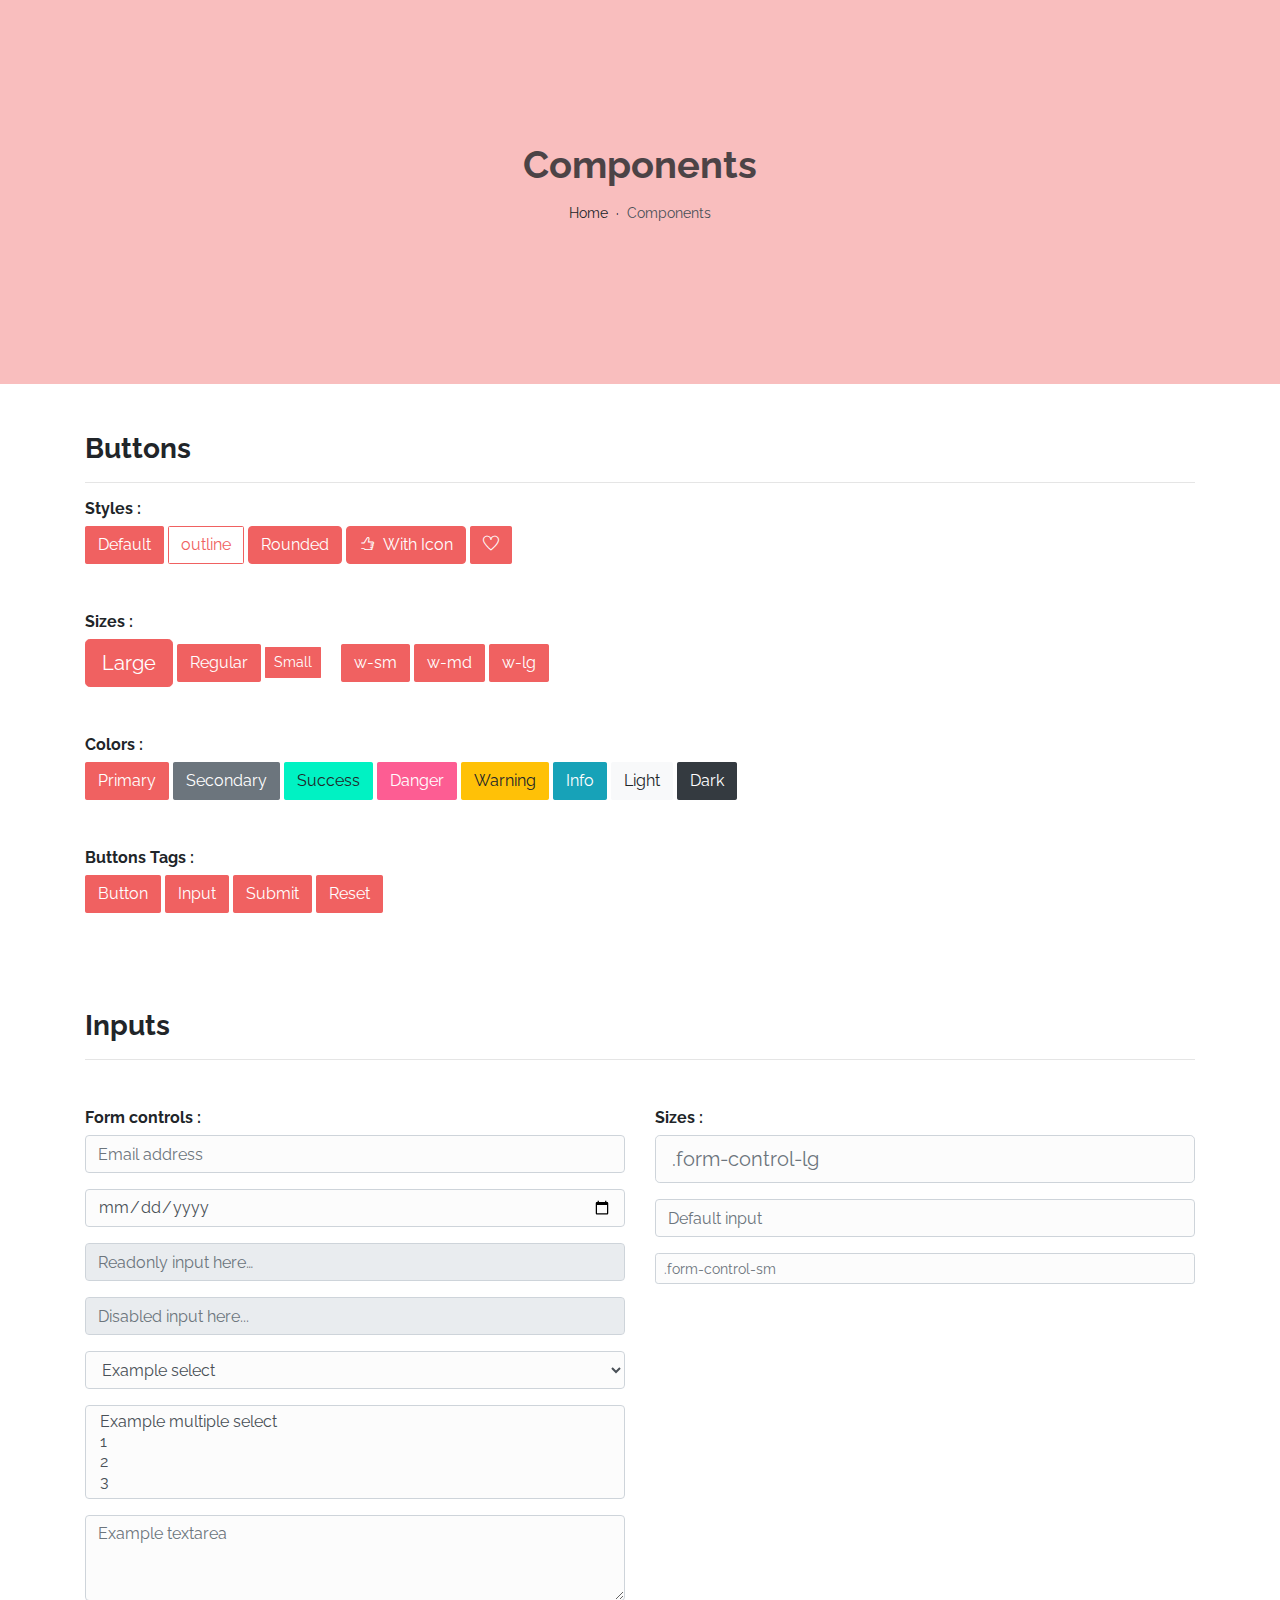
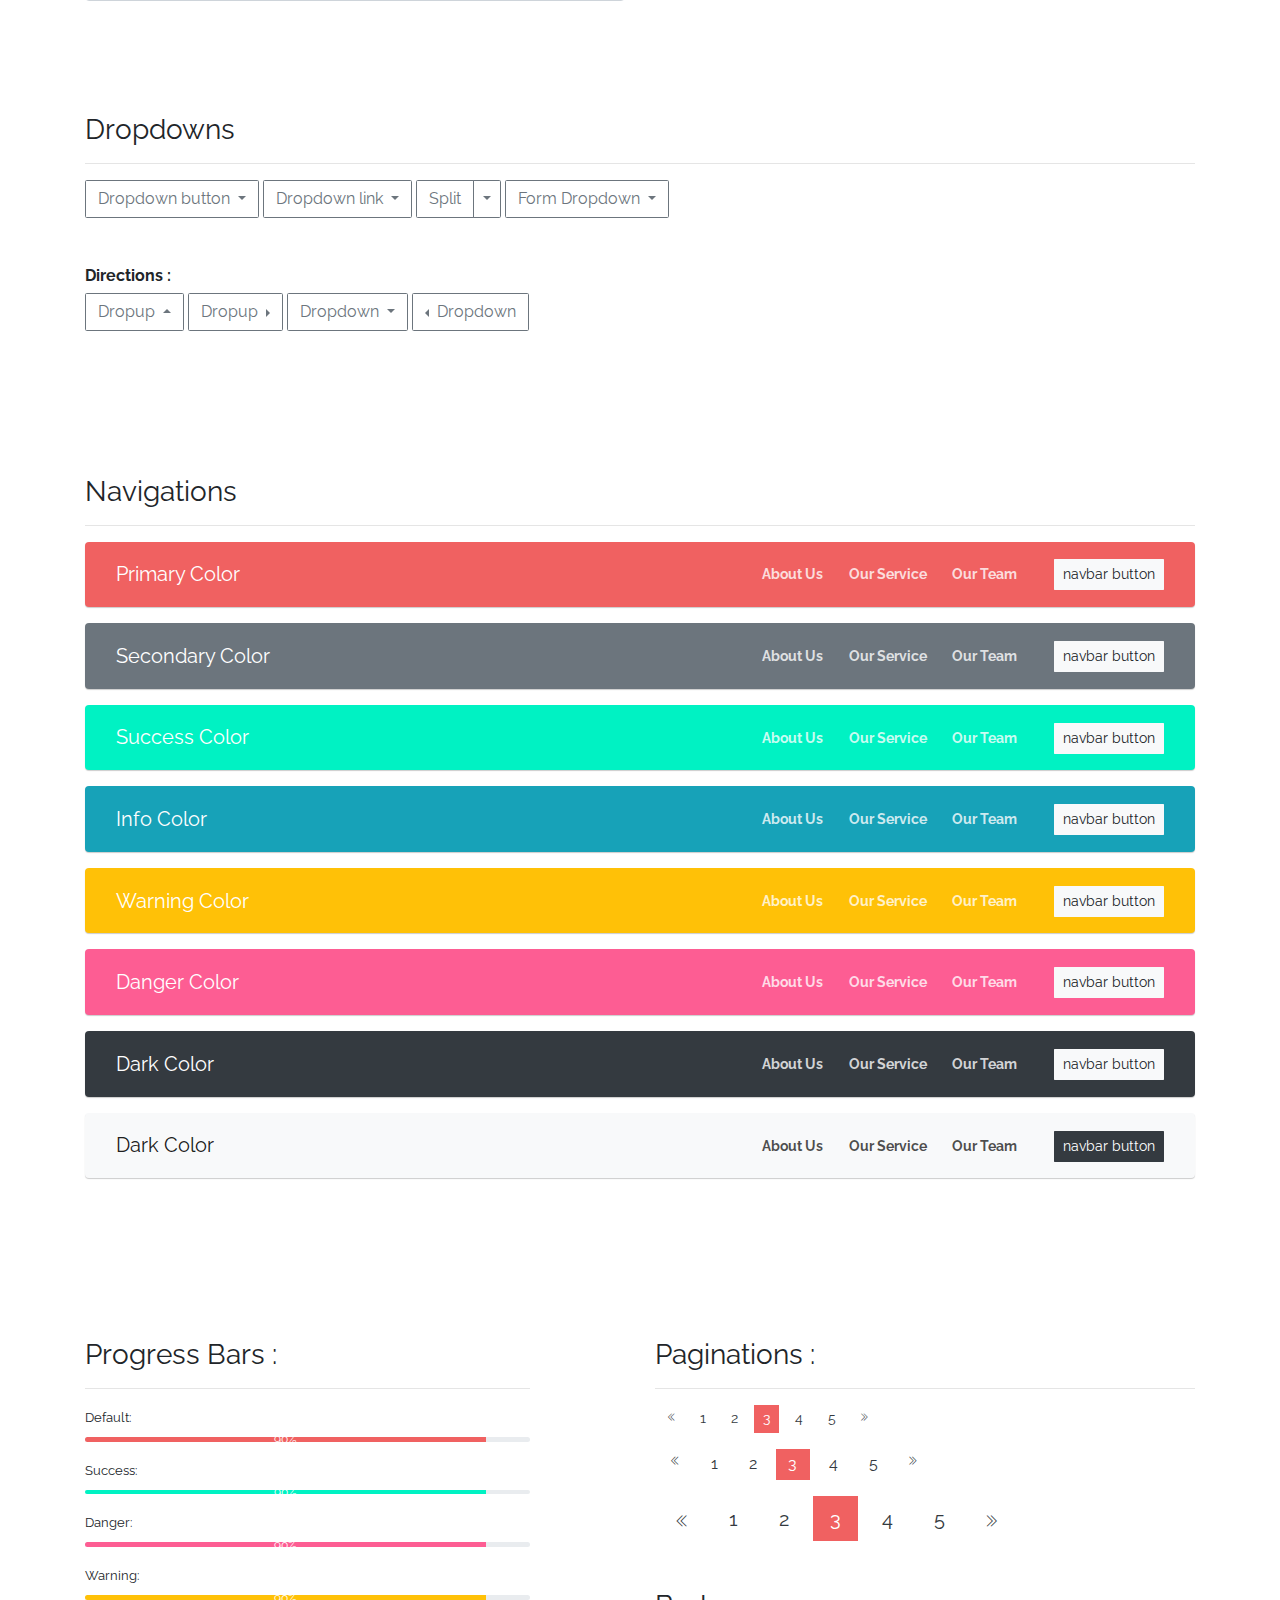
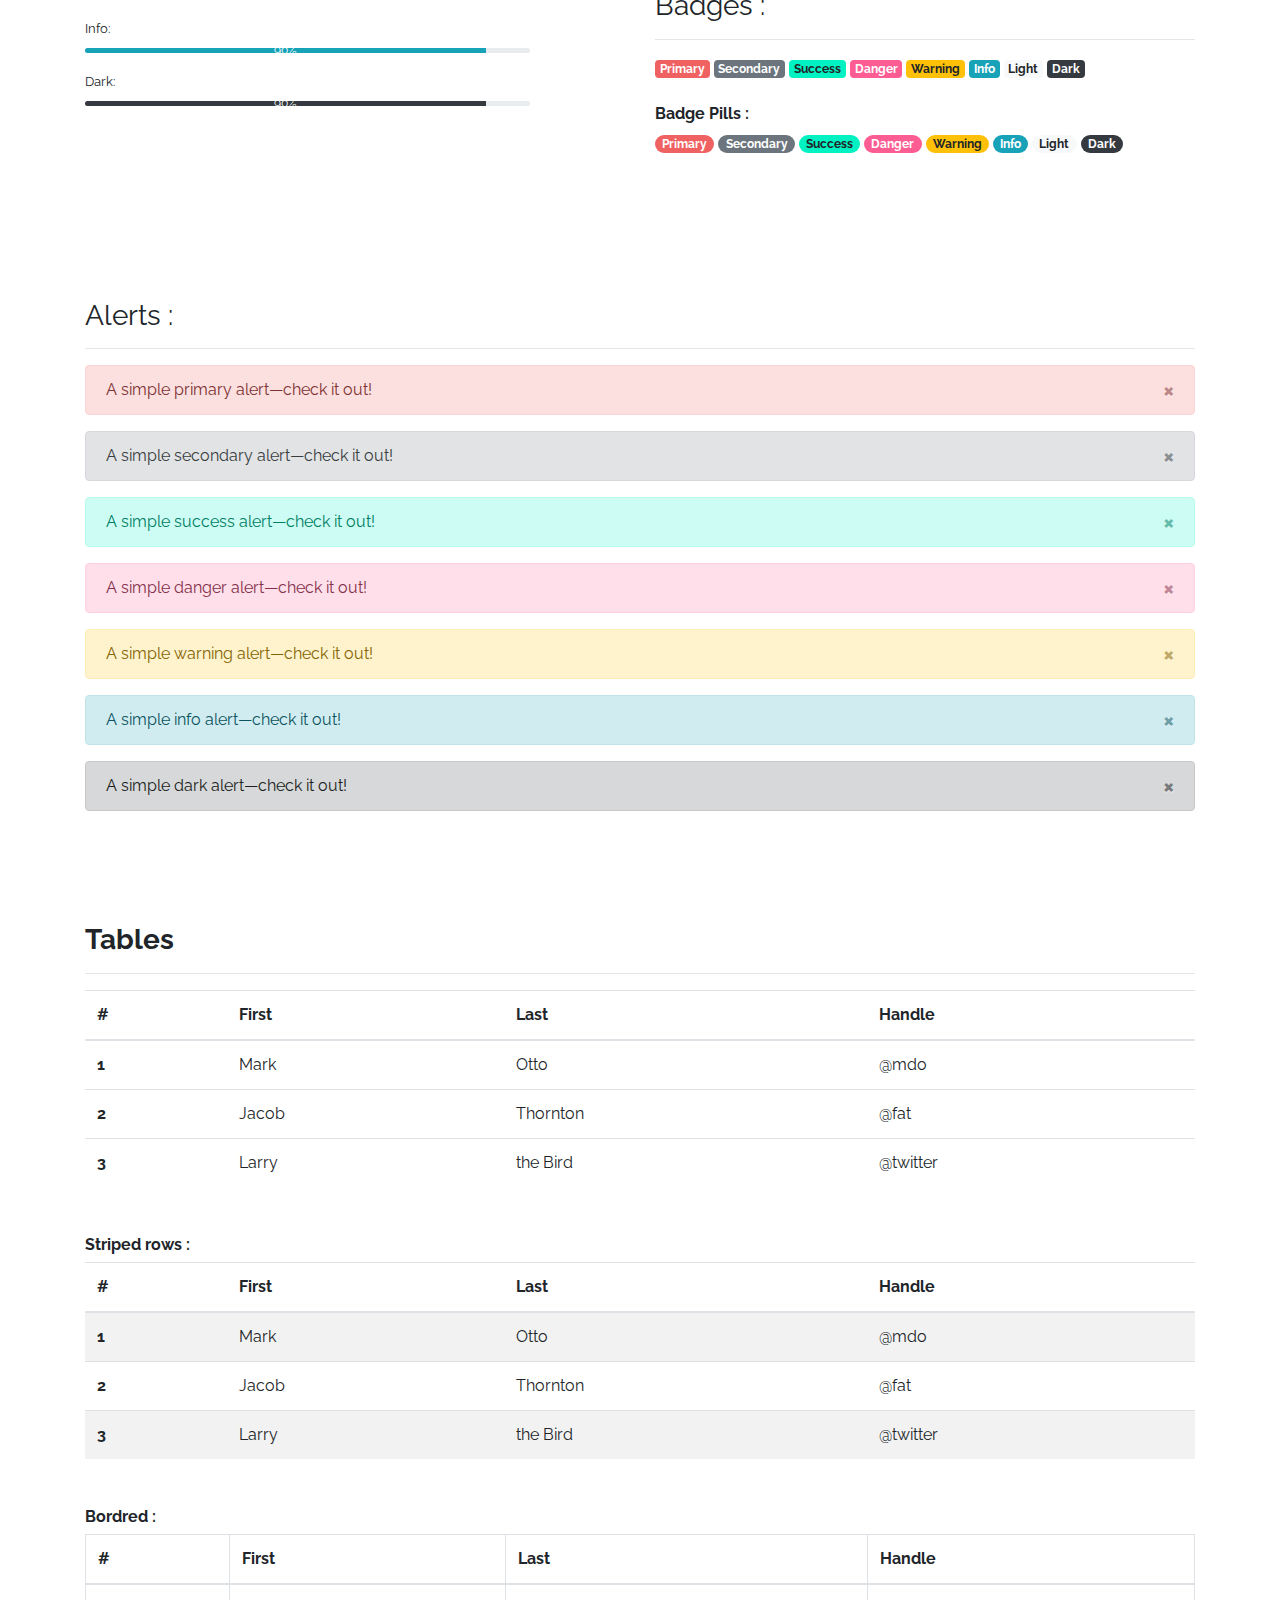
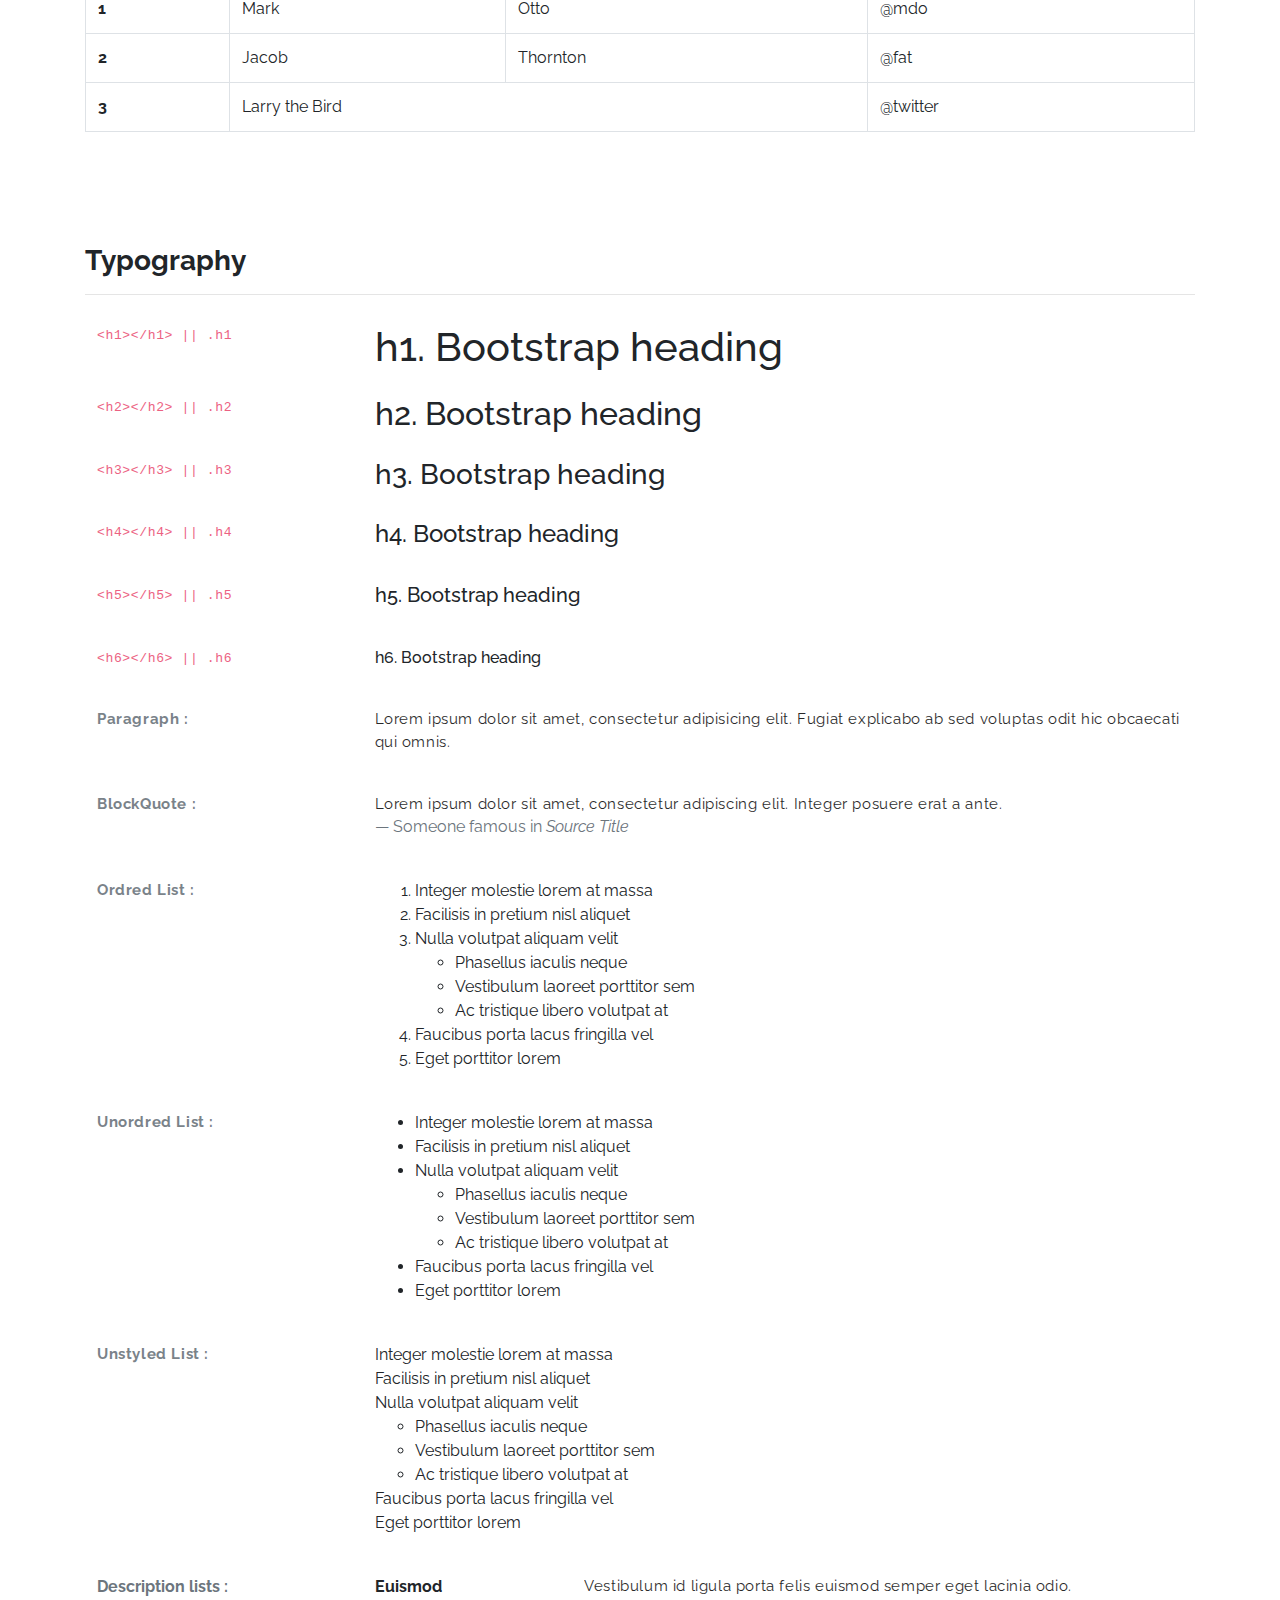
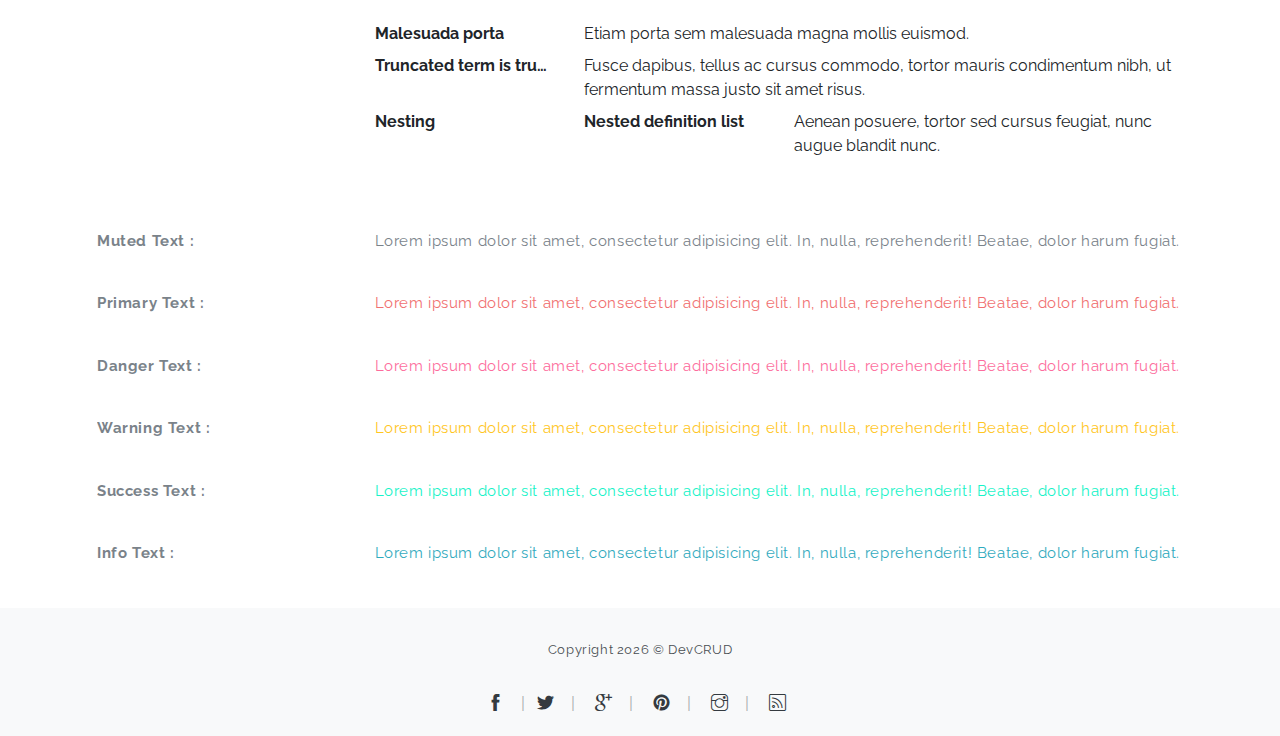
<file: components.html>
<!DOCTYPE html>
<html lang="en">
<head>
   <meta charset="utf-8">
    <meta name="viewport" content="width=device-width, initial-scale=1, shrink-to-fit=no">
    <meta name="description" content="Start your development with Ollie landing page.">
    <meta name="author" content="Devcrud">
    <title>Ollie Landing page | Components</title>
   <!-- font icons -->
   <link rel="stylesheet" href="assets/vendors/themify-icons/css/themify-icons.css">
   <!-- Bootstrap + Steller  -->
   <link rel="stylesheet" href="assets/css/ollie.css">
</head>
<body>

   <!-- Page Header -->
   <header class="header header-mini"> 
      <div class="header-title">Components</div> 
      <nav aria-label="breadcrumb">
         <ol class="breadcrumb">
            <li class="breadcrumb-item"><a href="/">Home</a></li>
            <li class="breadcrumb-item active" aria-current="page">Components</li>
         </ol>
      </nav>
   </header> <!-- End Of Page Header -->

   <!-- main content -->
   <div class="container">

      <!-- Buttons -->
      <h3 class="mt-5">Buttons</h3>
      <hr>
      <h6 class="section-secondary-title">Styles :</h6>
      <button class="btn btn-primary">Default</button>
      <button class="btn btn-outline-primary">outline</button>
      <button class="btn btn-primary rounded">Rounded</button>
      <button class="btn btn-primary rounded"><i class="ti-thumb-up pr-1"></i> With Icon</button>
      <button class="btn btn-primary circle"><i class="ti-heart"></i></button>

      <h6 class="section-secondary-title mt-5">Sizes :</h6>
      <button class="btn btn-primary btn-lg">Large</button>
      <button class="btn btn-primary ">Regular</button>
      <button class="btn btn-primary btn-sm">Small</button>
      <button class="btn btn-primary w-sm ml-3">w-sm</button>
      <button class="btn btn-primary w-md">w-md</button>
      <button class="btn btn-primary w-lg">w-lg</button>

      <h6 class="section-secondary-title mt-5">Colors :</h6>          
      <button type="button" class="btn btn-primary">Primary</button>
      <button type="button" class="btn btn-secondary">Secondary</button>
      <button type="button" class="btn btn-success">Success</button>
      <button type="button" class="btn btn-danger">Danger</button>
      <button type="button" class="btn btn-warning">Warning</button>
      <button type="button" class="btn btn-info">Info</button>
      <button type="button" class="btn btn-light">Light</button>
      <button type="button" class="btn btn-dark">Dark</button>

      <h6 class="section-secondary-title mt-5">Buttons Tags :</h6>
      <button class="btn btn-primary" type="submit">Button</button>
      <input class="btn btn-primary" type="button" value="Input">
      <input class="btn btn-primary" type="submit" value="Submit">
      <input class="btn btn-primary" type="reset" value="Reset">
      
      <!-- devider -->
      <div class="py-5"></div>

      <!-- Inputs -->
      <h3>Inputs</h3>
      <hr>
      <div class="row mt-5">
         <div class="col-md-6">
            <h6 class="section-secondary-title">Form controls :</h6>        
            <div class="form-group">
               <input type="email" class="form-control" id="exampleFormControlInput1" placeholder="Email address">
            </div>
            <div class="form-group">
               <input type="date" class="form-control" id="exampleFormControlInput1" placeholder="Date">
            </div>
            <div class="form-group">
               <input class="form-control" type="text" placeholder="Readonly input here…" readonly>
            </div>
            <div class="form-group">
               <input class="form-control" id="disabledInput" type="text" placeholder="Disabled input here..." disabled>
            </div>
            <div class="form-group">
               <select class="form-control" id="exampleFormControlSelect1">
                  <option>Example select</option>
                  <option>1</option>
                  <option>2</option>
                  <option>3</option>
                  <option>4</option>
                  <option>5</option>
               </select>
            </div>
            <div class="form-group">
               <select multiple class="form-control" id="exampleFormControlSelect2">
                  <option>Example multiple select</option>
                  <option>1</option>
                  <option>2</option>
                  <option>3</option>
                  <option>4</option>
                  <option>5</option>
               </select>
            </div>
            <div class="form-group">
               <textarea class="form-control" id="exampleFormControlTextarea1" rows="3" placeholder="Example textarea"></textarea>
            </div>
         </div>
         <div class="col-md-6">
            <h6 class="section-secondary-title">Sizes :</h6>    
            <div class="form-group">
               <input class="form-control form-control-lg" type="text" placeholder=".form-control-lg">             
            </div>
            <div class="form-group">
               <input class="form-control" type="text" placeholder="Default input">
            </div>
            <div class="form-group">
               <input class="form-control form-control-sm" type="text" placeholder=".form-control-sm"> 
            </div>
         </div>
      </div> <!-- end of inputs -->   

      <!-- devider -->
      <div class="py-5"></div>             

      <!-- Dropdowns -->
      <h3 class="components-section-title font-weight-normal">Dropdowns</h3>
      <hr>
      <div class="dropdown d-inline-block">
         <button class="btn btn-outline-secondary dropdown-toggle" type="button" id="dropdownMenuButton" data-toggle="dropdown" aria-haspopup="true" aria-expanded="false">
         Dropdown button
         </button>
         <div class="dropdown-menu" aria-labelledby="dropdownMenuButton">
         <a class="dropdown-item" href="#">Action</a>
         <a class="dropdown-item" href="#">Another action</a>
         <a class="dropdown-item" href="#">Something else here</a>
         </div>
      </div>
      <div class="dropdown d-inline-block">
         <a class="btn btn-outline-secondary dropdown-toggle" href="#" role="button" id="dropdownMenuLink" data-toggle="dropdown" aria-haspopup="true" aria-expanded="false">
            Dropdown link
         </a>
         <div class="dropdown-menu" aria-labelledby="dropdownMenuLink">
            <a class="dropdown-item" href="#">Action</a>
            <a class="dropdown-item" href="#">Another action</a>
            <a class="dropdown-item" href="#">Something else here</a>
         </div>
      </div>
      <div class="btn-group">
         <button type="button" class="btn btn-outline-secondary">Split</button>
         <button type="button" class="btn btn-outline-secondary dropdown-toggle dropdown-toggle-split" data-toggle="dropdown" aria-haspopup="true" aria-expanded="false">
         <span class="sr-only">Toggle Dropdown</span>
         </button>
         <div class="dropdown-menu">
            <a class="dropdown-item" href="#">Action</a>
            <a class="dropdown-item" href="#">Another action</a>
            <a class="dropdown-item" href="#">Something else here</a>
            <div class="dropdown-divider"></div>
            <a class="dropdown-item" href="#">Separated link</a>
         </div>
      </div>
      <div class="btn-group">
         <button class="btn btn-outline-secondary dropdown-toggle" type="button" id="dropdownMenuButton" data-toggle="dropdown" aria-haspopup="true" aria-expanded="false">
            Form Dropdown
         </button>
         <div class="dropdown-menu form">
            <form class="px-4 py-3">
               <div class="form-group">
                  <input type="email" class="form-control" id="exampleDropdownFormEmail1" placeholder="email@example.com">
               </div>
               <div class="form-group">
                  <input type="password" class="form-control" id="exampleDropdownFormPassword1" placeholder="Password">
               </div>
               <div class="form-check mb-3">
                  <input type="checkbox" class="form-check-input" id="dropdownCheck">
                  <label class="form-check-label" for="dropdownCheck">
                     Remember me
                  </label>
               </div>
               <button type="submit" class="btn btn-primary btn-block">Sign in</button>
            </form>
            <div class="dropdown-divider"></div>
            <a class="dropdown-item" href="#"><small>New around here? Sign up</small></a>
            <a class="dropdown-item" href="#"><small>Forgot password?</small></a>
         </div>
      </div>       
      <h6 class="section-secondary-title mt-5">Directions :</h6>  
      <div class="btn-group dropup">
         <button type="button" class="btn btn-outline-secondary dropdown-toggle" data-toggle="dropdown" aria-haspopup="true" aria-expanded="false">
            Dropup
         </button>
         <div class="dropdown-menu">
            <a class="dropdown-item" href="#">Action</a>
            <a class="dropdown-item" href="#">Another action</a>
            <a class="dropdown-item" href="#">Something else here</a>
            <div class="dropdown-divider"></div>
            <a class="dropdown-item" href="#">Separated link</a>
         </div>
      </div>
      <div class="btn-group dropright">
         <button type="button" class="btn btn-outline-secondary dropdown-toggle" data-toggle="dropdown" aria-haspopup="true" aria-expanded="false">
            Dropup
         </button>
         <div class="dropdown-menu">
            <a class="dropdown-item" href="#">Action</a>
            <a class="dropdown-item" href="#">Another action</a>
            <a class="dropdown-item" href="#">Something else here</a>
            <div class="dropdown-divider"></div>
            <a class="dropdown-item" href="#">Separated link</a>
         </div>
      </div>
      <div class="btn-group">
         <button type="button" class="btn btn-outline-secondary dropdown-toggle" data-toggle="dropdown" aria-haspopup="true" aria-expanded="false">
            Dropdown
         </button>
         <div class="dropdown-menu">
            <a class="dropdown-item" href="#">Action</a>
            <a class="dropdown-item" href="#">Another action</a>
            <a class="dropdown-item" href="#">Something else here</a>
            <div class="dropdown-divider"></div>
            <a class="dropdown-item" href="#">Separated link</a>
         </div>
      </div>
      <div class="btn-group dropleft">
         <button type="button" class="btn btn-outline-secondary dropdown-toggle" data-toggle="dropdown" aria-haspopup="true" aria-expanded="false">
            Dropdown
         </button>
         <div class="dropdown-menu">
            <a class="dropdown-item" href="#">Action</a>
            <a class="dropdown-item" href="#">Another action</a>
            <a class="dropdown-item" href="#">Something else here</a>
            <div class="dropdown-divider"></div>
            <a class="dropdown-item" href="#">Separated link</a>
         </div>
      </div> <!-- end of Dropdowns -->  

      <!-- devider -->
      <div class="py-5"></div>   

      <!-- navbars -->
      <h3 class="components-section-title font-weight-normal mt-5">Navigations</h3>
      <hr>
      <nav class="navbar navbar-expand-sm navbar-dark bg-primary rounded shadow mb-3">
         <div class="container">
            <a class="navbar-brand" href="#">Primary Color</a>
            <button class="navbar-toggler ml-auto" type="button" data-toggle="collapse" data-target="#navbarSupportedContent" aria-controls="navbarSupportedContent" aria-expanded="false" aria-label="Toggle navigation">
            <span class="navbar-toggler-icon"></span>
            </button>
            <div class="collapse navbar-collapse" id="navbarSupportedContent">
               <ul class="navbar-nav ml-auto"> 
                  <li class="nav-item">
                     <a class="nav-link" href="#about">About Us</a>
                  </li>
                  <li class="nav-item">
                     <a class="nav-link" href="#service">Our Service</a>
                  </li>
                  <li class="nav-item">
                     <a class="nav-link" href="#team">Our Team</a>
                  </li>
                  <li class="nav-item">
                     <a href="#book-table" class="ml-4 mt-1 btn btn-light btn-sm">navbar button</a>
                  </li>
               </ul>                       
            </div>
         </div>
      </nav>
      <nav class="navbar navbar-expand-sm navbar-dark bg-secondary rounded shadow mb-3">
         <div class="container">
            <a class="navbar-brand" href="#">Secondary Color</a>
            <button class="navbar-toggler ml-auto" type="button" data-toggle="collapse" data-target="#navbarSupportedContent" aria-controls="navbarSupportedContent" aria-expanded="false" aria-label="Toggle navigation">
            <span class="navbar-toggler-icon"></span>
            </button>
            <div class="collapse navbar-collapse" id="navbarSupportedContent">
               <ul class="navbar-nav ml-auto"> 
                  <li class="nav-item">
                     <a class="nav-link" href="#about">About Us</a>
                  </li>
                  <li class="nav-item">
                     <a class="nav-link" href="#service">Our Service</a>
                  </li>
                  <li class="nav-item">
                     <a class="nav-link" href="#team">Our Team</a>
                  </li>
                  <li class="nav-item">
                     <a href="#book-table" class="ml-4 mt-1 btn btn-light btn-sm">navbar button</a>
                  </li>
               </ul>                       
            </div>
         </div>
      </nav>
      <nav class="navbar navbar-expand-sm navbar-dark bg-success rounded shadow mb-3">
         <div class="container">
            <a class="navbar-brand" href="#">Success Color</a>
            <button class="navbar-toggler ml-auto" type="button" data-toggle="collapse" data-target="#navbarSupportedContent" aria-controls="navbarSupportedContent" aria-expanded="false" aria-label="Toggle navigation">
            <span class="navbar-toggler-icon"></span>
            </button>
            <div class="collapse navbar-collapse" id="navbarSupportedContent">
               <ul class="navbar-nav ml-auto"> 
                  <li class="nav-item">
                     <a class="nav-link" href="#about">About Us</a>
                  </li>
                  <li class="nav-item">
                     <a class="nav-link" href="#service">Our Service</a>
                  </li>
                  <li class="nav-item">
                     <a class="nav-link" href="#team">Our Team</a>
                  </li>
                  <li class="nav-item">
                     <a href="#book-table" class="ml-4 mt-1 btn btn-light btn-sm">navbar button</a>
                  </li>
               </ul>                       
            </div>
         </div>
      </nav>
      <nav class="navbar navbar-expand-sm navbar-dark bg-info rounded shadow mb-3">
         <div class="container">
            <a class="navbar-brand" href="#">Info Color</a>
            <button class="navbar-toggler ml-auto" type="button" data-toggle="collapse" data-target="#navbarSupportedContent" aria-controls="navbarSupportedContent" aria-expanded="false" aria-label="Toggle navigation">
            <span class="navbar-toggler-icon"></span>
            </button>
            <div class="collapse navbar-collapse" id="navbarSupportedContent">
               <ul class="navbar-nav ml-auto"> 
                  <li class="nav-item">
                     <a class="nav-link" href="#about">About Us</a>
                  </li>
                  <li class="nav-item">
                     <a class="nav-link" href="#service">Our Service</a>
                  </li>
                  <li class="nav-item">
                     <a class="nav-link" href="#team">Our Team</a>
                  </li>
                  <li class="nav-item">
                     <a href="#book-table" class="ml-4 mt-1 btn btn-light btn-sm">navbar button</a>
                  </li>
               </ul>                       
            </div>
         </div>
      </nav>
      <nav class="navbar navbar-expand-sm navbar-dark bg-warning rounded shadow mb-3">
         <div class="container">
            <a class="navbar-brand" href="#">Warning Color</a>
            <button class="navbar-toggler ml-auto" type="button" data-toggle="collapse" data-target="#navbarSupportedContent" aria-controls="navbarSupportedContent" aria-expanded="false" aria-label="Toggle navigation">
            <span class="navbar-toggler-icon"></span>
            </button>
            <div class="collapse navbar-collapse" id="navbarSupportedContent">
               <ul class="navbar-nav ml-auto"> 
                  <li class="nav-item">
                     <a class="nav-link" href="#about">About Us</a>
                  </li>
                  <li class="nav-item">
                     <a class="nav-link" href="#service">Our Service</a>
                  </li>
                  <li class="nav-item">
                     <a class="nav-link" href="#team">Our Team</a>
                  </li>
                  <li class="nav-item">
                     <a href="#book-table" class="ml-4 mt-1 btn btn-light btn-sm">navbar button</a>
                  </li>
               </ul>                       
            </div>
         </div>
      </nav>
      <nav class="navbar navbar-expand-sm navbar-dark bg-danger rounded shadow mb-3">
         <div class="container">
            <a class="navbar-brand" href="#">Danger Color</a>
            <button class="navbar-toggler ml-auto" type="button" data-toggle="collapse" data-target="#navbarSupportedContent" aria-controls="navbarSupportedContent" aria-expanded="false" aria-label="Toggle navigation">
            <span class="navbar-toggler-icon"></span>
            </button>
            <div class="collapse navbar-collapse" id="navbarSupportedContent">
               <ul class="navbar-nav ml-auto"> 
                  <li class="nav-item">
                     <a class="nav-link" href="#about">About Us</a>
                  </li>
                  <li class="nav-item">
                     <a class="nav-link" href="#service">Our Service</a>
                  </li>
                  <li class="nav-item">
                     <a class="nav-link" href="#team">Our Team</a>
                  </li>
                  <li class="nav-item">
                     <a href="#book-table" class="ml-4 mt-1 btn btn-light btn-sm">navbar button</a>
                  </li>
               </ul>                       
            </div>
         </div>
      </nav>
      <nav class="navbar navbar-expand-sm navbar-dark bg-dark rounded shadow mb-3">
         <div class="container">
            <a class="navbar-brand" href="#">Dark Color</a>
            <button class="navbar-toggler ml-auto" type="button" data-toggle="collapse" data-target="#navbarSupportedContent" aria-controls="navbarSupportedContent" aria-expanded="false" aria-label="Toggle navigation">
            <span class="navbar-toggler-icon"></span>
            </button>
            <div class="collapse navbar-collapse" id="navbarSupportedContent">
               <ul class="navbar-nav ml-auto"> 
                  <li class="nav-item">
                     <a class="nav-link" href="#about">About Us</a>
                  </li>
                  <li class="nav-item">
                     <a class="nav-link" href="#service">Our Service</a>
                  </li>
                  <li class="nav-item">
                     <a class="nav-link" href="#team">Our Team</a>
                  </li>
                  <li class="nav-item">
                     <a href="#book-table" class="ml-4 mt-1 btn btn-light btn-sm">navbar button</a>
                  </li>
               </ul>                       
            </div>
         </div>
      </nav>
      <nav class="navbar navbar-expand-sm navbar-light bg-light rounded shadow mb-3">
         <div class="container">
            <a class="navbar-brand" href="#">Dark Color</a>
            <button class="navbar-toggler ml-auto" type="button" data-toggle="collapse" data-target="#navbarSupportedContent" aria-controls="navbarSupportedContent" aria-expanded="false" aria-label="Toggle navigation">
            <span class="navbar-toggler-icon"></span>
            </button>
            <div class="collapse navbar-collapse" id="navbarSupportedContent">
               <ul class="navbar-nav ml-auto"> 
                  <li class="nav-item">
                     <a class="nav-link" href="#about">About Us</a>
                  </li>
                  <li class="nav-item">
                     <a class="nav-link" href="#service">Our Service</a>
                  </li>
                  <li class="nav-item">
                     <a class="nav-link" href="#team">Our Team</a>
                  </li>
                  <li class="nav-item">
                     <a href="#book-table" class="ml-4 mt-1 btn btn-dark btn-sm">navbar button</a>
                  </li>
               </ul>                       
            </div>
         </div>
      </nav>
      <!-- End of navbars -->

      <!-- devider -->
      <div class="py-5"></div>   
      
      <!-- progress bars -->
      <div class="row justify-content-between">
         <div class="col-md-5">
            <h3 class="components-section-title font-weight-normal mt-5">Progress Bars :</h3>
            <hr>
            <small>Default: </small>
            <div class="progress mt-2 mb-3">
               <div class="progress-bar" role="progressbar" style="width: 90%" aria-valuenow="25" aria-valuemin="0" aria-valuemax="100"><span>90%</span></div>
            </div>
            <small>Success:</small>
            <div class="progress mt-2 mb-3">
               <div class="progress-bar bg-success" role="progressbar" style="width: 90%" aria-valuenow="25" aria-valuemin="0" aria-valuemax="100"><span>90%</span></div>
            </div>
            <small>Danger:</small>
            <div class="progress mt-2 mb-3">
               <div class="progress-bar bg-danger" role="progressbar" style="width: 90%" aria-valuenow="25" aria-valuemin="0" aria-valuemax="100"><span>90%</span></div>
            </div>
            <small>Warning:</small>
            <div class="progress mt-2 mb-3">
               <div class="progress-bar bg-warning" role="progressbar" style="width: 90%" aria-valuenow="25" aria-valuemin="0" aria-valuemax="100"><span>90%</span></div>
            </div>
            <small>Info:</small>
            <div class="progress mt-2 mb-3">
               <div class="progress-bar bg-info" role="progressbar" style="width: 90%" aria-valuenow="25" aria-valuemin="0" aria-valuemax="100"><span>90%</span></div>
            </div>
            <small>Dark:</small>
            <div class="progress mt-2 mb-3">
               <div class="progress-bar bg-dark" role="progressbar" style="width: 90%" aria-valuenow="25" aria-valuemin="0" aria-valuemax="100"><span>90%</span></div>
            </div>
         </div>
         <div class="col-md-6">
            <h3 class="components-section-title font-weight-normal mt-5">Paginations :</h3>
            <hr>
            <nav aria-label="Page navigation example">
               <ul class="pagination pagination-sm">
                  <li class="page-item"><a class="page-link" href="#"><i class="ti-angle-double-left"></i></a></li>
                  <li class="page-item"><a class="page-link" href="#">1</a></li>
                  <li class="page-item"><a class="page-link" href="#">2</a></li>
                  <li class="page-item active"><a class="page-link" href="#">3</a></li>
                  <li class="page-item"><a class="page-link" href="#">4</a></li>
                  <li class="page-item"><a class="page-link" href="#">5</a></li>
                  <li class="page-item"><a class="page-link" href="#"><i class="ti-angle-double-right"></i></a></li>
               </ul>
            </nav>
            <nav aria-label="Page navigation example">
               <ul class="pagination">
               <li class="page-item"><a class="page-link" href="#"><i class="ti-angle-double-left"></i></a></li>
                  <li class="page-item"><a class="page-link" href="#">1</a></li>
                  <li class="page-item"><a class="page-link" href="#">2</a></li>
                  <li class="page-item active"><a class="page-link" href="#">3</a></li>
                  <li class="page-item"><a class="page-link" href="#">4</a></li>
                  <li class="page-item"><a class="page-link" href="#">5</a></li>
                  <li class="page-item"><a class="page-link" href="#"><i class="ti-angle-double-right"></i></a></li>
               </ul>
            </nav>
            <nav aria-label="Page navigation example">
               <ul class="pagination pagination-lg">
                  <li class="page-item"><a class="page-link" href="#"><i class="ti-angle-double-left"></i></a></li>
                  <li class="page-item"><a class="page-link" href="#">1</a></li>
                  <li class="page-item"><a class="page-link" href="#">2</a></li>
                  <li class="page-item active"><a class="page-link" href="#">3</a></li>
                  <li class="page-item"><a class="page-link" href="#">4</a></li>
                  <li class="page-item"><a class="page-link" href="#">5</a></li>
                  <li class="page-item"><a class="page-link" href="#"><i class="ti-angle-double-right"></i></a></li>
               </ul>
            </nav>

            <!-- Badges -->
            <h3 class="components-section-title font-weight-normal mt-5">Badges :</h3>
            <hr>
            <span class="badge badge-primary">Primary</span>
            <span class="badge badge-secondary">Secondary</span>
            <span class="badge badge-success">Success</span>
            <span class="badge badge-danger">Danger</span>
            <span class="badge badge-warning">Warning</span>
            <span class="badge badge-info">Info</span>
            <span class="badge badge-light">Light</span>
            <span class="badge badge-dark">Dark</span>
            <h6 class="section-secondary-title mt-4 mb-2">Badge Pills :</h6>
            <span class="badge badge-pill badge-primary">Primary</span>
            <span class="badge badge-pill badge-secondary">Secondary</span>
            <span class="badge badge-pill badge-success">Success</span>
            <span class="badge badge-pill badge-danger">Danger</span>
            <span class="badge badge-pill badge-warning">Warning</span>
            <span class="badge badge-pill badge-info">Info</span>
            <span class="badge badge-pill badge-light">Light</span>
            <span class="badge badge-pill badge-dark">Dark</span>
         </div>
      </div> <!-- End of Progress bars -->

      <!-- devider -->
      <div class="py-5"></div>  

      <!-- Alerts -->
      <h3 class="components-section-title font-weight-normal mt-5">Alerts :</h3>
      <hr>
      <div class="alert alert-primary alert-dismissible fade show" role="alert">
         A simple primary alert—check it out!
         <button type="button" class="close" data-dismiss="alert" aria-label="Close">
            <span aria-hidden="true">&times;</span>
         </button>
      </div>
      <div class="alert alert-secondary alert-dismissible fade show" role="alert">
         A simple secondary alert—check it out!
         <button type="button" class="close" data-dismiss="alert" aria-label="Close">
            <span aria-hidden="true">&times;</span>
         </button>
      </div>
      <div class="alert alert-success alert-dismissible fade show" role="alert">
         A simple success alert—check it out!
         <button type="button" class="close" data-dismiss="alert" aria-label="Close">
            <span aria-hidden="true">&times;</span>
         </button>
      </div>
      <div class="alert alert-danger alert-dismissible fade show" role="alert">
         A simple danger alert—check it out!
         <button type="button" class="close" data-dismiss="alert" aria-label="Close">
            <span aria-hidden="true">&times;</span>
         </button>
      </div>
      <div class="alert alert-warning alert-dismissible fade show" role="alert">
         A simple warning alert—check it out!
         <button type="button" class="close" data-dismiss="alert" aria-label="Close">
            <span aria-hidden="true">&times;</span>
         </button>
      </div>
      <div class="alert alert-info alert-dismissible fade show" role="alert">
         A simple info alert—check it out!
         <button type="button" class="close" data-dismiss="alert" aria-label="Close">
            <span aria-hidden="true">&times;</span>
         </button>
      </div>
      <div class="alert alert-dark alert-dismissible fade show" role="alert">
         A simple dark alert—check it out!
         <button type="button" class="close" data-dismiss="alert" aria-label="Close">
            <span aria-hidden="true">&times;</span>
         </button>
      </div>
      <!-- end of alerts -->

      <!-- devider -->
      <div class="py-5"></div> 
   
      <!-- tables -->
      <h3 class="components-section-title">Tables</h3>
      <hr>
      <table class="table">
         <thead>
            <tr>
               <th scope="col">#</th>
               <th scope="col">First</th>
               <th scope="col">Last</th>
               <th scope="col">Handle</th>
            </tr>
         </thead>
         <tbody>
            <tr>
               <th scope="row">1</th>
               <td>Mark</td>
               <td>Otto</td>
               <td>@mdo</td>
            </tr>
            <tr>
               <th scope="row">2</th>
               <td>Jacob</td>
               <td>Thornton</td>
               <td>@fat</td>
            </tr>
            <tr>
               <th scope="row">3</th>
               <td>Larry</td>
               <td>the Bird</td>
               <td>@twitter</td>
            </tr>
         </tbody>
      </table>

      <h6 class="section-secondary-title mt-5">Striped rows :</h6>
      <table class="table table-striped">
         <thead>
            <tr>
               <th scope="col">#</th>
               <th scope="col">First</th>
               <th scope="col">Last</th>
               <th scope="col">Handle</th>
            </tr>
         </thead>
         <tbody>
            <tr>
               <th scope="row">1</th>
               <td>Mark</td>
               <td>Otto</td>
               <td>@mdo</td>
            </tr>
            <tr>
               <th scope="row">2</th>
               <td>Jacob</td>
               <td>Thornton</td>
               <td>@fat</td>
            </tr>
            <tr>
               <th scope="row">3</th>
               <td>Larry</td>
               <td>the Bird</td>
               <td>@twitter</td>
            </tr>
         </tbody>
      </table>

      <h6 class="section-secondary-title mt-5">Bordred :</h6>
      <table class="table table-bordered">
         <thead>
            <tr>
               <th scope="col">#</th>
               <th scope="col">First</th>
               <th scope="col">Last</th>
               <th scope="col">Handle</th>
            </tr>
         </thead>
         <tbody>
            <tr>
               <th scope="row">1</th>
               <td>Mark</td>
               <td>Otto</td>
               <td>@mdo</td>
            </tr>
            <tr>
               <th scope="row">2</th>
               <td>Jacob</td>
               <td>Thornton</td>
               <td>@fat</td>
            </tr>
            <tr>
               <th scope="row">3</th>
               <td colspan="2">Larry the Bird</td>
               <td>@twitter</td>
            </tr>
         </tbody>
      </table>
      <!-- end of tables -->

      <!-- devider -->
      <div class="py-5"></div> 

      <!-- typography -->
      <h3 class="components-section-title">Typography</h3>
      <hr>
      
      <table class="table table-borderless v-align-center">
         <tbody>
            <tr>
               <td>
                  <p><code class="highlighter-rouge">&lt;h1&gt;&lt;/h1&gt; || .h1</code></p>
               </td>
               <td class="w-75"><span class="h1">h1. Bootstrap heading</span></td>
            </tr>
            <tr>
               <td>
                  <p><code class="highlighter-rouge">&lt;h2&gt;&lt;/h2&gt; || .h2</code></p>
               </td>
               <td><span class="h2">h2. Bootstrap heading</span></td>
            </tr>
            <tr>
               <td>
                  <p><code class="highlighter-rouge">&lt;h3&gt;&lt;/h3&gt; || .h3</code></p>
               </td>
               <td><span class="h3">h3. Bootstrap heading</span></td>
            </tr>
            <tr>
               <td>
                  <p><code class="highlighter-rouge">&lt;h4&gt;&lt;/h4&gt; || .h4</code></p>
               </td>
               <td><span class="h4">h4. Bootstrap heading</span></td>
            </tr>
            <tr>
               <td>
                  <p><code class="highlighter-rouge">&lt;h5&gt;&lt;/h5&gt; || .h5</code></p>
               </td>
               <td><span class="h5">h5. Bootstrap heading</span></td>
            </tr>
            <tr>
               <td>
                  <p><code class="highlighter-rouge">&lt;h6&gt;&lt;/h6&gt; || .h6</code></p>
               </td>
               <td><span class="h6">h6. Bootstrap heading</span></td>
            </tr>
            <tr>
               <td>
                  <p class="font-weight-bold text-muted">Paragraph :</p>
               </td>
               <td><p>Lorem ipsum dolor sit amet, consectetur adipisicing elit. Fugiat explicabo ab sed voluptas odit hic obcaecati qui omnis.</p></td>
            </tr>
            <tr>
               <td>
                  <p class="font-weight-bold text-muted">BlockQuote :</p>
               </td>
               <td>
                  <blockquote class="blockquote">
                     <p class="mb-0">Lorem ipsum dolor sit amet, consectetur adipiscing elit. Integer posuere erat a ante.</p>
                     <footer class="blockquote-footer">Someone famous in <cite title="Source Title">Source Title</cite></footer>
                  </blockquote>
               </td>
            </tr>

            <tr>
               <td><p class="font-weight-bold text-muted">Ordred List :</p></td>
               <td>
                  <ol>
                     <li>Integer molestie lorem at massa</li>
                     <li>Facilisis in pretium nisl aliquet</li>
                     <li>Nulla volutpat aliquam velit
                        <ul>
                           <li>Phasellus iaculis neque</li>
                           <li>Vestibulum laoreet porttitor sem</li>
                           <li>Ac tristique libero volutpat at</li>
                        </ul>
                     </li>
                     <li>Faucibus porta lacus fringilla vel</li>
                     <li>Eget porttitor lorem</li>
                  </ol>
               </td>
            </tr>
            <tr>
               <td><p class="font-weight-bold text-muted">Unordred List :</p></td>
               <td>
                  <ul >
                     <li>Integer molestie lorem at massa</li>
                     <li>Facilisis in pretium nisl aliquet</li>
                     <li>Nulla volutpat aliquam velit
                        <ul>
                           <li>Phasellus iaculis neque</li>
                           <li>Vestibulum laoreet porttitor sem</li>
                           <li>Ac tristique libero volutpat at</li>
                        </ul>
                     </li>
                     <li>Faucibus porta lacus fringilla vel</li>
                     <li>Eget porttitor lorem</li>
                  </ul>
               </td>
            </tr>
            <tr>
               <td><p class="font-weight-bold text-muted">Unstyled List :</p></td>
               <td>
                  <ul class="list-unstyled">
                     <li>Integer molestie lorem at massa</li>
                     <li>Facilisis in pretium nisl aliquet</li>
                     <li>Nulla volutpat aliquam velit
                        <ul>
                           <li>Phasellus iaculis neque</li>
                           <li>Vestibulum laoreet porttitor sem</li>
                           <li>Ac tristique libero volutpat at</li>
                        </ul>
                     </li>
                     <li>Faucibus porta lacus fringilla vel</li>
                     <li>Eget porttitor lorem</li>
                  </ul>
               </td>
            </tr>
            <tr>
               <td class="font-weight-bold text-muted">Description lists : </td>
               <td>
                  <dl class="row">
                     <dt class="col-sm-3">Euismod</dt>
                     <dd class="col-sm-9">
                        <p>Vestibulum id ligula porta felis euismod semper eget lacinia odio.</p>
                     </dd>

                     <dt class="col-sm-3">Malesuada porta</dt>
                     <dd class="col-sm-9">Etiam porta sem malesuada magna mollis euismod.</dd>

                     <dt class="col-sm-3 text-truncate">Truncated term is truncated</dt>
                     <dd class="col-sm-9">Fusce dapibus, tellus ac cursus commodo, tortor mauris condimentum nibh, ut fermentum massa justo sit amet risus.</dd>

                     <dt class="col-sm-3">Nesting</dt>
                     <dd class="col-sm-9">
                        <dl class="row">
                           <dt class="col-sm-4">Nested definition list</dt>
                           <dd class="col-sm-8">Aenean posuere, tortor sed cursus feugiat, nunc augue blandit nunc.</dd>
                        </dl>
                     </dd>
                  </dl>
               </td>
            </tr>
            <tr>
               <td>
                  <p class="font-weight-bold text-muted">Muted Text :</p>
               </td>
               <td>
                  <p class="text-muted">Lorem ipsum dolor sit amet, consectetur adipisicing elit. In, nulla, reprehenderit! Beatae, dolor harum fugiat.</p>
               </td>
            </tr>
            <tr>
               <td>
                  <p class="font-weight-bold text-muted">Primary Text :</p>
               </td>
               <td>
                  <p class="text-primary">Lorem ipsum dolor sit amet, consectetur adipisicing elit. In, nulla, reprehenderit! Beatae, dolor harum fugiat.</p>
               </td>
            </tr>
            <tr>
               <td>
                  <p class="font-weight-bold text-muted">Danger Text :</p>
               </td>
               <td>
                  <p class="text-danger">Lorem ipsum dolor sit amet, consectetur adipisicing elit. In, nulla, reprehenderit! Beatae, dolor harum fugiat.</p>
               </td>
            </tr>
            <tr>
               <td>
                  <p class="font-weight-bold text-muted">Warning Text :</p>
               </td>
               <td>
                  <p class="text-warning">Lorem ipsum dolor sit amet, consectetur adipisicing elit. In, nulla, reprehenderit! Beatae, dolor harum fugiat.</p>
               </td>
            </tr>
            <tr>
               <td>
                  <p class="font-weight-bold text-muted">Success Text :</p>
               </td>
               <td>
                  <p class="text-success">Lorem ipsum dolor sit amet, consectetur adipisicing elit. In, nulla, reprehenderit! Beatae, dolor harum fugiat.</p>
               </td>
            </tr>
            <tr>
               <td>
                  <p class="font-weight-bold text-muted">Info Text :</p>
               </td>
               <td>
                  <p class="text-info">Lorem ipsum dolor sit amet, consectetur adipisicing elit. In, nulla, reprehenderit! Beatae, dolor harum fugiat.</p>
               </td>
            </tr>
         </tbody>
      </table>
   </div>
   <!-- end of typography -->

   <!-- Page Footer -->
    <footer class="footer py-4 bg-light"> 
        <div class="container text-center">
            <p class="mb-4 small">Copyright <script>document.write(new Date().getFullYear())</script> &copy; <a href="http://www.devcrud.com">DevCRUD</a></p>
            <div class="social-links">
                <a href="javascript:void(0)" class="text-dark"><i class="ti-facebook"></i></a>
                <a href="javascript:void(0)" class="text-dark"><i class="ti-twitter-alt"></i></a>
                <a href="javascript:void(0)" class="text-dark"><i class="ti-google"></i></a>
                <a href="javascript:void(0)" class="text-dark"><i class="ti-pinterest-alt"></i></a>
                <a href="javascript:void(0)" class="text-dark"><i class="ti-instagram"></i></a>
                <a href="javascript:void(0)" class="text-dark"><i class="ti-rss"></i></a>
            </div>
        </div>
    </footer>
    <!-- End of page footer -->
   
   <!-- core  -->
   <script src="assets/vendors/jquery/jquery-3.4.1.js"></script>
   <script src="assets/vendors/bootstrap/bootstrap.bundle.js"></script>

</body>
</html>
</file>
<file: assets/vendors/themify-icons/css/themify-icons.css>
@font-face {
	font-family: 'themify';
	src:url("../fonts/themify.eot?-fvbane");
	src:url("../fonts/themify.eot?#iefix-fvbane") format("embedded-opentype"),
		url("../fonts/themify.woff?-fvbane") format("woff"),
		url("../fonts/themify.ttf?-fvbane") format("truetype"),
		url("../fonts/themify.svg?-fvbane#themify") format("svg");
	font-weight: normal;
	font-style: normal;
}

[class^="ti-"], [class*=" ti-"] {
	font-family: 'themify';
	speak: none;
	font-style: normal;
	font-weight: normal;
	font-variant: normal;
	text-transform: none;
	line-height: 1;

	/* Better Font Rendering =========== */
	-webkit-font-smoothing: antialiased;
	-moz-osx-font-smoothing: grayscale;
}

.ti-wand:before {
	content: "\e600";
}
.ti-volume:before {
	content: "\e601";
}
.ti-user:before {
	content: "\e602";
}
.ti-unlock:before {
	content: "\e603";
}
.ti-unlink:before {
	content: "\e604";
}
.ti-trash:before {
	content: "\e605";
}
.ti-thought:before {
	content: "\e606";
}
.ti-target:before {
	content: "\e607";
}
.ti-tag:before {
	content: "\e608";
}
.ti-tablet:before {
	content: "\e609";
}
.ti-star:before {
	content: "\e60a";
}
.ti-spray:before {
	content: "\e60b";
}
.ti-signal:before {
	content: "\e60c";
}
.ti-shopping-cart:before {
	content: "\e60d";
}
.ti-shopping-cart-full:before {
	content: "\e60e";
}
.ti-settings:before {
	content: "\e60f";
}
.ti-search:before {
	content: "\e610";
}
.ti-zoom-in:before {
	content: "\e611";
}
.ti-zoom-out:before {
	content: "\e612";
}
.ti-cut:before {
	content: "\e613";
}
.ti-ruler:before {
	content: "\e614";
}
.ti-ruler-pencil:before {
	content: "\e615";
}
.ti-ruler-alt:before {
	content: "\e616";
}
.ti-bookmark:before {
	content: "\e617";
}
.ti-bookmark-alt:before {
	content: "\e618";
}
.ti-reload:before {
	content: "\e619";
}
.ti-plus:before {
	content: "\e61a";
}
.ti-pin:before {
	content: "\e61b";
}
.ti-pencil:before {
	content: "\e61c";
}
.ti-pencil-alt:before {
	content: "\e61d";
}
.ti-paint-roller:before {
	content: "\e61e";
}
.ti-paint-bucket:before {
	content: "\e61f";
}
.ti-na:before {
	content: "\e620";
}
.ti-mobile:before {
	content: "\e621";
}
.ti-minus:before {
	content: "\e622";
}
.ti-medall:before {
	content: "\e623";
}
.ti-medall-alt:before {
	content: "\e624";
}
.ti-marker:before {
	content: "\e625";
}
.ti-marker-alt:before {
	content: "\e626";
}
.ti-arrow-up:before {
	content: "\e627";
}
.ti-arrow-right:before {
	content: "\e628";
}
.ti-arrow-left:before {
	content: "\e629";
}
.ti-arrow-down:before {
	content: "\e62a";
}
.ti-lock:before {
	content: "\e62b";
}
.ti-location-arrow:before {
	content: "\e62c";
}
.ti-link:before {
	content: "\e62d";
}
.ti-layout:before {
	content: "\e62e";
}
.ti-layers:before {
	content: "\e62f";
}
.ti-layers-alt:before {
	content: "\e630";
}
.ti-key:before {
	content: "\e631";
}
.ti-import:before {
	content: "\e632";
}
.ti-image:before {
	content: "\e633";
}
.ti-heart:before {
	content: "\e634";
}
.ti-heart-broken:before {
	content: "\e635";
}
.ti-hand-stop:before {
	content: "\e636";
}
.ti-hand-open:before {
	content: "\e637";
}
.ti-hand-drag:before {
	content: "\e638";
}
.ti-folder:before {
	content: "\e639";
}
.ti-flag:before {
	content: "\e63a";
}
.ti-flag-alt:before {
	content: "\e63b";
}
.ti-flag-alt-2:before {
	content: "\e63c";
}
.ti-eye:before {
	content: "\e63d";
}
.ti-export:before {
	content: "\e63e";
}
.ti-exchange-vertical:before {
	content: "\e63f";
}
.ti-desktop:before {
	content: "\e640";
}
.ti-cup:before {
	content: "\e641";
}
.ti-crown:before {
	content: "\e642";
}
.ti-comments:before {
	content: "\e643";
}
.ti-comment:before {
	content: "\e644";
}
.ti-comment-alt:before {
	content: "\e645";
}
.ti-close:before {
	content: "\e646";
}
.ti-clip:before {
	content: "\e647";
}
.ti-angle-up:before {
	content: "\e648";
}
.ti-angle-right:before {
	content: "\e649";
}
.ti-angle-left:before {
	content: "\e64a";
}
.ti-angle-down:before {
	content: "\e64b";
}
.ti-check:before {
	content: "\e64c";
}
.ti-check-box:before {
	content: "\e64d";
}
.ti-camera:before {
	content: "\e64e";
}
.ti-announcement:before {
	content: "\e64f";
}
.ti-brush:before {
	content: "\e650";
}
.ti-briefcase:before {
	content: "\e651";
}
.ti-bolt:before {
	content: "\e652";
}
.ti-bolt-alt:before {
	content: "\e653";
}
.ti-blackboard:before {
	content: "\e654";
}
.ti-bag:before {
	content: "\e655";
}
.ti-move:before {
	content: "\e656";
}
.ti-arrows-vertical:before {
	content: "\e657";
}
.ti-arrows-horizontal:before {
	content: "\e658";
}
.ti-fullscreen:before {
	content: "\e659";
}
.ti-arrow-top-right:before {
	content: "\e65a";
}
.ti-arrow-top-left:before {
	content: "\e65b";
}
.ti-arrow-circle-up:before {
	content: "\e65c";
}
.ti-arrow-circle-right:before {
	content: "\e65d";
}
.ti-arrow-circle-left:before {
	content: "\e65e";
}
.ti-arrow-circle-down:before {
	content: "\e65f";
}
.ti-angle-double-up:before {
	content: "\e660";
}
.ti-angle-double-right:before {
	content: "\e661";
}
.ti-angle-double-left:before {
	content: "\e662";
}
.ti-angle-double-down:before {
	content: "\e663";
}
.ti-zip:before {
	content: "\e664";
}
.ti-world:before {
	content: "\e665";
}
.ti-wheelchair:before {
	content: "\e666";
}
.ti-view-list:before {
	content: "\e667";
}
.ti-view-list-alt:before {
	content: "\e668";
}
.ti-view-grid:before {
	content: "\e669";
}
.ti-uppercase:before {
	content: "\e66a";
}
.ti-upload:before {
	content: "\e66b";
}
.ti-underline:before {
	content: "\e66c";
}
.ti-truck:before {
	content: "\e66d";
}
.ti-timer:before {
	content: "\e66e";
}
.ti-ticket:before {
	content: "\e66f";
}
.ti-thumb-up:before {
	content: "\e670";
}
.ti-thumb-down:before {
	content: "\e671";
}
.ti-text:before {
	content: "\e672";
}
.ti-stats-up:before {
	content: "\e673";
}
.ti-stats-down:before {
	content: "\e674";
}
.ti-split-v:before {
	content: "\e675";
}
.ti-split-h:before {
	content: "\e676";
}
.ti-smallcap:before {
	content: "\e677";
}
.ti-shine:before {
	content: "\e678";
}
.ti-shift-right:before {
	content: "\e679";
}
.ti-shift-left:before {
	content: "\e67a";
}
.ti-shield:before {
	content: "\e67b";
}
.ti-notepad:before {
	content: "\e67c";
}
.ti-server:before {
	content: "\e67d";
}
.ti-quote-right:before {
	content: "\e67e";
}
.ti-quote-left:before {
	content: "\e67f";
}
.ti-pulse:before {
	content: "\e680";
}
.ti-printer:before {
	content: "\e681";
}
.ti-power-off:before {
	content: "\e682";
}
.ti-plug:before {
	content: "\e683";
}
.ti-pie-chart:before {
	content: "\e684";
}
.ti-paragraph:before {
	content: "\e685";
}
.ti-panel:before {
	content: "\e686";
}
.ti-package:before {
	content: "\e687";
}
.ti-music:before {
	content: "\e688";
}
.ti-music-alt:before {
	content: "\e689";
}
.ti-mouse:before {
	content: "\e68a";
}
.ti-mouse-alt:before {
	content: "\e68b";
}
.ti-money:before {
	content: "\e68c";
}
.ti-microphone:before {
	content: "\e68d";
}
.ti-menu:before {
	content: "\e68e";
}
.ti-menu-alt:before {
	content: "\e68f";
}
.ti-map:before {
	content: "\e690";
}
.ti-map-alt:before {
	content: "\e691";
}
.ti-loop:before {
	content: "\e692";
}
.ti-location-pin:before {
	content: "\e693";
}
.ti-list:before {
	content: "\e694";
}
.ti-light-bulb:before {
	content: "\e695";
}
.ti-Italic:before {
	content: "\e696";
}
.ti-info:before {
	content: "\e697";
}
.ti-infinite:before {
	content: "\e698";
}
.ti-id-badge:before {
	content: "\e699";
}
.ti-hummer:before {
	content: "\e69a";
}
.ti-home:before {
	content: "\e69b";
}
.ti-help:before {
	content: "\e69c";
}
.ti-headphone:before {
	content: "\e69d";
}
.ti-harddrives:before {
	content: "\e69e";
}
.ti-harddrive:before {
	content: "\e69f";
}
.ti-gift:before {
	content: "\e6a0";
}
.ti-game:before {
	content: "\e6a1";
}
.ti-filter:before {
	content: "\e6a2";
}
.ti-files:before {
	content: "\e6a3";
}
.ti-file:before {
	content: "\e6a4";
}
.ti-eraser:before {
	content: "\e6a5";
}
.ti-envelope:before {
	content: "\e6a6";
}
.ti-download:before {
	content: "\e6a7";
}
.ti-direction:before {
	content: "\e6a8";
}
.ti-direction-alt:before {
	content: "\e6a9";
}
.ti-dashboard:before {
	content: "\e6aa";
}
.ti-control-stop:before {
	content: "\e6ab";
}
.ti-control-shuffle:before {
	content: "\e6ac";
}
.ti-control-play:before {
	content: "\e6ad";
}
.ti-control-pause:before {
	content: "\e6ae";
}
.ti-control-forward:before {
	content: "\e6af";
}
.ti-control-backward:before {
	content: "\e6b0";
}
.ti-cloud:before {
	content: "\e6b1";
}
.ti-cloud-up:before {
	content: "\e6b2";
}
.ti-cloud-down:before {
	content: "\e6b3";
}
.ti-clipboard:before {
	content: "\e6b4";
}
.ti-car:before {
	content: "\e6b5";
}
.ti-calendar:before {
	content: "\e6b6";
}
.ti-book:before {
	content: "\e6b7";
}
.ti-bell:before {
	content: "\e6b8";
}
.ti-basketball:before {
	content: "\e6b9";
}
.ti-bar-chart:before {
	content: "\e6ba";
}
.ti-bar-chart-alt:before {
	content: "\e6bb";
}
.ti-back-right:before {
	content: "\e6bc";
}
.ti-back-left:before {
	content: "\e6bd";
}
.ti-arrows-corner:before {
	content: "\e6be";
}
.ti-archive:before {
	content: "\e6bf";
}
.ti-anchor:before {
	content: "\e6c0";
}
.ti-align-right:before {
	content: "\e6c1";
}
.ti-align-left:before {
	content: "\e6c2";
}
.ti-align-justify:before {
	content: "\e6c3";
}
.ti-align-center:before {
	content: "\e6c4";
}
.ti-alert:before {
	content: "\e6c5";
}
.ti-alarm-clock:before {
	content: "\e6c6";
}
.ti-agenda:before {
	content: "\e6c7";
}
.ti-write:before {
	content: "\e6c8";
}
.ti-window:before {
	content: "\e6c9";
}
.ti-widgetized:before {
	content: "\e6ca";
}
.ti-widget:before {
	content: "\e6cb";
}
.ti-widget-alt:before {
	content: "\e6cc";
}
.ti-wallet:before {
	content: "\e6cd";
}
.ti-video-clapper:before {
	content: "\e6ce";
}
.ti-video-camera:before {
	content: "\e6cf";
}
.ti-vector:before {
	content: "\e6d0";
}
.ti-themify-logo:before {
	content: "\e6d1";
}
.ti-themify-favicon:before {
	content: "\e6d2";
}
.ti-themify-favicon-alt:before {
	content: "\e6d3";
}
.ti-support:before {
	content: "\e6d4";
}
.ti-stamp:before {
	content: "\e6d5";
}
.ti-split-v-alt:before {
	content: "\e6d6";
}
.ti-slice:before {
	content: "\e6d7";
}
.ti-shortcode:before {
	content: "\e6d8";
}
.ti-shift-right-alt:before {
	content: "\e6d9";
}
.ti-shift-left-alt:before {
	content: "\e6da";
}
.ti-ruler-alt-2:before {
	content: "\e6db";
}
.ti-receipt:before {
	content: "\e6dc";
}
.ti-pin2:before {
	content: "\e6dd";
}
.ti-pin-alt:before {
	content: "\e6de";
}
.ti-pencil-alt2:before {
	content: "\e6df";
}
.ti-palette:before {
	content: "\e6e0";
}
.ti-more:before {
	content: "\e6e1";
}
.ti-more-alt:before {
	content: "\e6e2";
}
.ti-microphone-alt:before {
	content: "\e6e3";
}
.ti-magnet:before {
	content: "\e6e4";
}
.ti-line-double:before {
	content: "\e6e5";
}
.ti-line-dotted:before {
	content: "\e6e6";
}
.ti-line-dashed:before {
	content: "\e6e7";
}
.ti-layout-width-full:before {
	content: "\e6e8";
}
.ti-layout-width-default:before {
	content: "\e6e9";
}
.ti-layout-width-default-alt:before {
	content: "\e6ea";
}
.ti-layout-tab:before {
	content: "\e6eb";
}
.ti-layout-tab-window:before {
	content: "\e6ec";
}
.ti-layout-tab-v:before {
	content: "\e6ed";
}
.ti-layout-tab-min:before {
	content: "\e6ee";
}
.ti-layout-slider:before {
	content: "\e6ef";
}
.ti-layout-slider-alt:before {
	content: "\e6f0";
}
.ti-layout-sidebar-right:before {
	content: "\e6f1";
}
.ti-layout-sidebar-none:before {
	content: "\e6f2";
}
.ti-layout-sidebar-left:before {
	content: "\e6f3";
}
.ti-layout-placeholder:before {
	content: "\e6f4";
}
.ti-layout-menu:before {
	content: "\e6f5";
}
.ti-layout-menu-v:before {
	content: "\e6f6";
}
.ti-layout-menu-separated:before {
	content: "\e6f7";
}
.ti-layout-menu-full:before {
	content: "\e6f8";
}
.ti-layout-media-right-alt:before {
	content: "\e6f9";
}
.ti-layout-media-right:before {
	content: "\e6fa";
}
.ti-layout-media-overlay:before {
	content: "\e6fb";
}
.ti-layout-media-overlay-alt:before {
	content: "\e6fc";
}
.ti-layout-media-overlay-alt-2:before {
	content: "\e6fd";
}
.ti-layout-media-left-alt:before {
	content: "\e6fe";
}
.ti-layout-media-left:before {
	content: "\e6ff";
}
.ti-layout-media-center-alt:before {
	content: "\e700";
}
.ti-layout-media-center:before {
	content: "\e701";
}
.ti-layout-list-thumb:before {
	content: "\e702";
}
.ti-layout-list-thumb-alt:before {
	content: "\e703";
}
.ti-layout-list-post:before {
	content: "\e704";
}
.ti-layout-list-large-image:before {
	content: "\e705";
}
.ti-layout-line-solid:before {
	content: "\e706";
}
.ti-layout-grid4:before {
	content: "\e707";
}
.ti-layout-grid3:before {
	content: "\e708";
}
.ti-layout-grid2:before {
	content: "\e709";
}
.ti-layout-grid2-thumb:before {
	content: "\e70a";
}
.ti-layout-cta-right:before {
	content: "\e70b";
}
.ti-layout-cta-left:before {
	content: "\e70c";
}
.ti-layout-cta-center:before {
	content: "\e70d";
}
.ti-layout-cta-btn-right:before {
	content: "\e70e";
}
.ti-layout-cta-btn-left:before {
	content: "\e70f";
}
.ti-layout-column4:before {
	content: "\e710";
}
.ti-layout-column3:before {
	content: "\e711";
}
.ti-layout-column2:before {
	content: "\e712";
}
.ti-layout-accordion-separated:before {
	content: "\e713";
}
.ti-layout-accordion-merged:before {
	content: "\e714";
}
.ti-layout-accordion-list:before {
	content: "\e715";
}
.ti-ink-pen:before {
	content: "\e716";
}
.ti-info-alt:before {
	content: "\e717";
}
.ti-help-alt:before {
	content: "\e718";
}
.ti-headphone-alt:before {
	content: "\e719";
}
.ti-hand-point-up:before {
	content: "\e71a";
}
.ti-hand-point-right:before {
	content: "\e71b";
}
.ti-hand-point-left:before {
	content: "\e71c";
}
.ti-hand-point-down:before {
	content: "\e71d";
}
.ti-gallery:before {
	content: "\e71e";
}
.ti-face-smile:before {
	content: "\e71f";
}
.ti-face-sad:before {
	content: "\e720";
}
.ti-credit-card:before {
	content: "\e721";
}
.ti-control-skip-forward:before {
	content: "\e722";
}
.ti-control-skip-backward:before {
	content: "\e723";
}
.ti-control-record:before {
	content: "\e724";
}
.ti-control-eject:before {
	content: "\e725";
}
.ti-comments-smiley:before {
	content: "\e726";
}
.ti-brush-alt:before {
	content: "\e727";
}
.ti-youtube:before {
	content: "\e728";
}
.ti-vimeo:before {
	content: "\e729";
}
.ti-twitter:before {
	content: "\e72a";
}
.ti-time:before {
	content: "\e72b";
}
.ti-tumblr:before {
	content: "\e72c";
}
.ti-skype:before {
	content: "\e72d";
}
.ti-share:before {
	content: "\e72e";
}
.ti-share-alt:before {
	content: "\e72f";
}
.ti-rocket:before {
	content: "\e730";
}
.ti-pinterest:before {
	content: "\e731";
}
.ti-new-window:before {
	content: "\e732";
}
.ti-microsoft:before {
	content: "\e733";
}
.ti-list-ol:before {
	content: "\e734";
}
.ti-linkedin:before {
	content: "\e735";
}
.ti-layout-sidebar-2:before {
	content: "\e736";
}
.ti-layout-grid4-alt:before {
	content: "\e737";
}
.ti-layout-grid3-alt:before {
	content: "\e738";
}
.ti-layout-grid2-alt:before {
	content: "\e739";
}
.ti-layout-column4-alt:before {
	content: "\e73a";
}
.ti-layout-column3-alt:before {
	content: "\e73b";
}
.ti-layout-column2-alt:before {
	content: "\e73c";
}
.ti-instagram:before {
	content: "\e73d";
}
.ti-google:before {
	content: "\e73e";
}
.ti-github:before {
	content: "\e73f";
}
.ti-flickr:before {
	content: "\e740";
}
.ti-facebook:before {
	content: "\e741";
}
.ti-dropbox:before {
	content: "\e742";
}
.ti-dribbble:before {
	content: "\e743";
}
.ti-apple:before {
	content: "\e744";
}
.ti-android:before {
	content: "\e745";
}
.ti-save:before {
	content: "\e746";
}
.ti-save-alt:before {
	content: "\e747";
}
.ti-yahoo:before {
	content: "\e748";
}
.ti-wordpress:before {
	content: "\e749";
}
.ti-vimeo-alt:before {
	content: "\e74a";
}
.ti-twitter-alt:before {
	content: "\e74b";
}
.ti-tumblr-alt:before {
	content: "\e74c";
}
.ti-trello:before {
	content: "\e74d";
}
.ti-stack-overflow:before {
	content: "\e74e";
}
.ti-soundcloud:before {
	content: "\e74f";
}
.ti-sharethis:before {
	content: "\e750";
}
.ti-sharethis-alt:before {
	content: "\e751";
}
.ti-reddit:before {
	content: "\e752";
}
.ti-pinterest-alt:before {
	content: "\e753";
}
.ti-microsoft-alt:before {
	content: "\e754";
}
.ti-linux:before {
	content: "\e755";
}
.ti-jsfiddle:before {
	content: "\e756";
}
.ti-joomla:before {
	content: "\e757";
}
.ti-html5:before {
	content: "\e758";
}
.ti-flickr-alt:before {
	content: "\e759";
}
.ti-email:before {
	content: "\e75a";
}
.ti-drupal:before {
	content: "\e75b";
}
.ti-dropbox-alt:before {
	content: "\e75c";
}
.ti-css3:before {
	content: "\e75d";
}
.ti-rss:before {
	content: "\e75e";
}
.ti-rss-alt:before {
	content: "\e75f";
}
</file>
<file: assets/css/ollie.css>
@charset "UTF-8";

@import url("https://fonts.googleapis.com/css?family=Raleway:100,100i,200,200i,400,400i,700,700i,900,900i");
:root {
  --blue: #007bff;
  --indigo: #6610f2;
  --purple: #6f42c1;
  --pink: #eb5175;
  --red: #FD5D93;
  --orange: #f06161;
  --yellow: #ffc107;
  --green: #00F2C3;
  --teal: #20c997;
  --cyan: #17a2b8;
  --white: #fff;
  --gray: #6c757d;
  --gray-dark: #343a40;
  --primary: #f06161;
  --secondary: #6c757d;
  --success: #00F2C3;
  --info: #17a2b8;
  --warning: #ffc107;
  --danger: #FD5D93;
  --light: #f8f9fa;
  --dark: #343a40;
  --breakpoint-xs: 0;
  --breakpoint-sm: 576px;
  --breakpoint-md: 768px;
  --breakpoint-lg: 992px;
  --breakpoint-xl: 1200px;
  --font-family-sans-serif: "Raleway", sans-serif;
  --font-family-monospace: SFMono-Regular, Menlo, Monaco, Consolas, "Liberation Mono", "Courier New", monospace;
}

*,
*::before,
*::after {
  box-sizing: border-box;
}


html {
  font-family: sans-serif;
  line-height: 1.15;
  -webkit-text-size-adjust: 100%;
  -webkit-tap-highlight-color: rgba(0, 0, 0, 0);
}

article, aside, figcaption, figure, footer, header, hgroup, main, nav, section {
  display: block;
}

body {
  margin: 0;
  font-family: "Raleway", sans-serif;
  font-size: 1rem;
  font-weight: 400;
  line-height: 1.5;
  color: #212529;
  text-align: left;
  background-color: #fff;
}

[tabindex="-1"]:focus {
  outline: 0 !important;
}

hr {
  box-sizing: content-box;
  height: 0;
  overflow: visible;
}

h1, h2, h3, h4, h5, h6 {
  margin-top: 0;
  margin-bottom: 0.5rem;
}


p {
  margin-top: 0;
  margin-bottom: 1rem;
}

abbr[title],
abbr[data-original-title] {
  text-decoration: underline;
  -webkit-text-decoration: underline dotted;
          text-decoration: underline dotted;
  cursor: help;
  border-bottom: 0;
  -webkit-text-decoration-skip-ink: none;
          text-decoration-skip-ink: none;
}

address {
  margin-bottom: 1rem;
  font-style: normal;
  line-height: inherit;
}
button{
  text-align-last: center;
}

ol,
ul,
dl {
  margin-top: 0;
  margin-bottom: 1rem;
}

ol ol,
ul ul,
ol ul,
ul ol {
  margin-bottom: 0;
}

dt {
  font-weight: 700;
}

dd {
  margin-bottom: .5rem;
  margin-left: 0;
}

blockquote {
  margin: 0 0 1rem;
}

b,
strong {
  font-weight: bolder;
}

small {
  font-size: 80%;
}

sub,
sup {
  position: relative;
  font-size: 75%;
  line-height: 0;
  vertical-align: baseline;
}

sub {
  bottom: -.25em;
}

sup {
  top: -.5em;
}

a {
  color: #f06161;
  text-decoration: none;
  background-color: transparent;
}

a:hover {
  color: #e91b1b;
  text-decoration: none;
}

a:not([href]):not([tabindex]) {
  color: inherit;
  text-decoration: none;
}

a:not([href]):not([tabindex]):hover, a:not([href]):not([tabindex]):focus {
  color: inherit;
  text-decoration: none;
}

a:not([href]):not([tabindex]):focus {
  outline: 0;
}

pre,
code,
kbd,
samp {
  font-family: SFMono-Regular, Menlo, Monaco, Consolas, "Liberation Mono", "Courier New", monospace;
  font-size: 1em;
}

pre {
  margin-top: 0;
  margin-bottom: 1rem;
  overflow: auto;
}

figure {
  margin: 0 0 1rem;
}

img {
  vertical-align: middle;
  border-style: none;
}

svg {
  overflow: hidden;
  vertical-align: middle;
}

table {
  border-collapse: collapse;
}

caption {
  padding-top: 0.75rem;
  padding-bottom: 0.75rem;
  color: #6c757d;
  text-align: left;
  caption-side: bottom;
}

th {
  text-align: inherit;
}

label {
  display: inline-block;
  margin-bottom: 0.5rem;
}

button {
  border-radius: 0;
}

button:focus {
  outline: 1px dotted;
  outline: 5px auto -webkit-focus-ring-color;
}

input,
button,
select,
optgroup,
textarea {
  margin: 0;
  font-family: inherit;
  font-size: inherit;
  line-height: inherit;

}

button,
input {
  overflow: visible;
}

button,
select {
  text-transform: none;
}

select {
  word-wrap: normal;
}

button,
[type="button"],
[type="reset"],
[type="submit"] {
  -webkit-appearance: button;
}

button:not(:disabled),
[type="button"]:not(:disabled),
[type="reset"]:not(:disabled),
[type="submit"]:not(:disabled) {
  cursor: pointer;
}

button::-moz-focus-inner,
[type="button"]::-moz-focus-inner,
[type="reset"]::-moz-focus-inner,
[type="submit"]::-moz-focus-inner {
  padding: 0;
  border-style: none;
}

input[type="radio"],
input[type="checkbox"] {
  box-sizing: border-box;
  padding: 0;
}

input[type="date"],
input[type="time"],
input[type="datetime-local"],
input[type="month"] {
  -webkit-appearance: listbox;
}

textarea {
  overflow: auto;
  resize: vertical;
}

fieldset {
  min-width: 0;
  padding: 0;
  margin: 0;
  border: 0;
}

legend {
  display: block;
  width: 100%;
  max-width: 100%;
  padding: 0;
  margin-bottom: .5rem;
  font-size: 1.5rem;
  line-height: inherit;
  color: inherit;
  white-space: normal;
}

progress {
  vertical-align: baseline;
}

[type="number"]::-webkit-inner-spin-button,
[type="number"]::-webkit-outer-spin-button {
  height: auto;
}

[type="search"] {
  outline-offset: -2px;
  -webkit-appearance: none;
}

[type="search"]::-webkit-search-decoration {
  -webkit-appearance: none;
}

::-webkit-file-upload-button {
  font: inherit;
  -webkit-appearance: button;
}

output {
  display: inline-block;
}

summary {
  display: list-item;
  cursor: pointer;
}

template {
  display: none;
}

[hidden] {
  display: none !important;
}

h1, h2, h3, h4, h5, h6,
.h1, .h2, .h3, .h4, .h5, .h6 {
  margin-bottom: 0.5rem;
  font-weight: 500;
  line-height: 1.2;
}

h1, .h1 {
  font-size: 2.5rem;
}

h2, .h2 {
  font-size: 2rem;
}

h3, .h3 {
  font-size: 1.75rem;
}

h4, .h4 {
  font-size: 1.5rem;
}

h5, .h5 {
  font-size: 1.25rem;
}

h6, .h6 {
  font-size: 1rem;
}

.lead {
  font-size: 1.25rem;
  font-weight: 300;
}

.display-1 {
  font-size: 6rem;
  font-weight: 300;
  line-height: 1.2;
}

.display-2 {
  font-size: 5.5rem;
  font-weight: 300;
  line-height: 1.2;
}

.display-3 {
  font-size: 4.5rem;
  font-weight: 300;
  line-height: 1.2;
}

.display-4 {
  font-size: 3.5rem;
  font-weight: 300;
  line-height: 1.2;
}

hr {
  margin-top: 1rem;
  margin-bottom: 1rem;
  border: 0;
  border-top: 1px solid rgba(0, 0, 0, 0.1);
}

small,
.small {
  font-size: 80%;
  font-weight: 400;
}

mark,
.mark {
  padding: 0.2em;
  background-color: #fcf8e3;
}

.list-unstyled {
  padding-left: 0;
  list-style: none;
}

.list-inline {
  padding-left: 0;
  list-style: none;
}

.list-inline-item {
  display: inline-block;
}

.list-inline-item:not(:last-child) {
  margin-right: 0.5rem;
}

.initialism {
  font-size: 90%;
  text-transform: uppercase;
}

.blockquote {
  margin-bottom: 1rem;
  font-size: 1.25rem;
}

.blockquote-footer {
  display: block;
  font-size: 80%;
  color: #6c757d;
}

.blockquote-footer::before {
  content: "\2014\00A0";
}

.img-fluid {
  max-width: 100%;
  height: auto;
}

.img-thumbnail {
  padding: 0.25rem;
  background-color: #fff;
  border: 1px solid #dee2e6;
  border-radius: 0.25rem;
  max-width: 100%;
  height: auto;
}

.figure {
  display: inline-block;
}

.figure-img {
  margin-bottom: 0.5rem;
  line-height: 1;
}

.figure-caption {
  font-size: 90%;
  color: #6c757d;
}

code {
  font-size: 87.5%;
  color: #eb5175;
  word-break: break-word;
}

a > code {
  color: inherit;
}

kbd {
  padding: 0.2rem 0.4rem;
  font-size: 87.5%;
  color: #fff;
  background-color: #212529;
  border-radius: 0.2rem;
}

kbd kbd {
  padding: 0;
  font-size: 100%;
  font-weight: 700;
}

pre {
  display: block;
  font-size: 87.5%;
  color: #212529;
}

pre code {
  font-size: inherit;
  color: inherit;
  word-break: normal;
}

.pre-scrollable {
  max-height: 340px;
  overflow-y: scroll;
}

.container {
  width: 100%;
  padding-right: 15px;
  padding-left: 15px;
  margin-right: auto;
  margin-left: auto;
}

@media (min-width: 576px) {
  .container {
    max-width: 540px;
  }
}

@media (min-width: 768px) {
  .container {
    max-width: 720px;
  }
}

@media (min-width: 992px) {
  .container {
    max-width: 960px;
  }
}

@media (min-width: 1200px) {
  .container {
    max-width: 1140px;
  }
}

.container-fluid {
  width: 100%;
  padding-right: 15px;
  padding-left: 15px;
  margin-right: auto;
  margin-left: auto;
}

.row {
  display: -webkit-box;
  display: -webkit-flex;
  display: -ms-flexbox;
  display: flex;
  -webkit-flex-wrap: wrap;
      -ms-flex-wrap: wrap;
          flex-wrap: wrap;
  margin-right: -15px;
  margin-left: -15px;
}

.no-gutters {
  margin-right: 0;
  margin-left: 0;
}

.no-gutters > .col,
.no-gutters > [class*="col-"] {
  padding-right: 0;
  padding-left: 0;
}

.col-1, .col-2, .col-3, .col-4, .col-5, .col-6, .col-7, .col-8, .col-9, .col-10, .col-11, .col-12, .col,
.col-auto, .col-sm-1, .col-sm-2, .col-sm-3, .col-sm-4, .col-sm-5, .col-sm-6, .col-sm-7, .col-sm-8, .col-sm-9, .col-sm-10, .col-sm-11, .col-sm-12, .col-sm,
.col-sm-auto, .col-md-1, .col-md-2, .col-md-3, .col-md-4, .col-md-5, .col-md-6, .col-md-7, .col-md-8, .col-md-9, .col-md-10, .col-md-11, .col-md-12, .col-md,
.col-md-auto, .col-lg-1, .col-lg-2, .col-lg-3, .col-lg-4, .col-lg-5, .col-lg-6, .col-lg-7, .col-lg-8, .col-lg-9, .col-lg-10, .col-lg-11, .col-lg-12, .col-lg,
.col-lg-auto, .col-xl-1, .col-xl-2, .col-xl-3, .col-xl-4, .col-xl-5, .col-xl-6, .col-xl-7, .col-xl-8, .col-xl-9, .col-xl-10, .col-xl-11, .col-xl-12, .col-xl,
.col-xl-auto {
  position: relative;
  width: 100%;
  padding-right: 15px;
  padding-left: 15px;
}

.col {
  -webkit-flex-basis: 0;
      -ms-flex-preferred-size: 0;
          flex-basis: 0;
  -webkit-box-flex: 1;
  -webkit-flex-grow: 1;
      -ms-flex-positive: 1;
          flex-grow: 1;
  max-width: 100%;
}

.col-auto {
  -webkit-box-flex: 0;
  -webkit-flex: 0 0 auto;
      -ms-flex: 0 0 auto;
          flex: 0 0 auto;
  width: auto;
  max-width: 100%;
}

.col-1 {
  -webkit-box-flex: 0;
  -webkit-flex: 0 0 8.33333%;
      -ms-flex: 0 0 8.33333%;
          flex: 0 0 8.33333%;
  max-width: 8.33333%;
}

.col-2 {
  -webkit-box-flex: 0;
  -webkit-flex: 0 0 16.66667%;
      -ms-flex: 0 0 16.66667%;
          flex: 0 0 16.66667%;
  max-width: 16.66667%;
}

.col-3 {
  -webkit-box-flex: 0;
  -webkit-flex: 0 0 25%;
      -ms-flex: 0 0 25%;
          flex: 0 0 25%;
  max-width: 25%;
}

.col-4 {
  -webkit-box-flex: 0;
  -webkit-flex: 0 0 33.33333%;
      -ms-flex: 0 0 33.33333%;
          flex: 0 0 33.33333%;
  max-width: 33.33333%;
}

.col-5 {
  -webkit-box-flex: 0;
  -webkit-flex: 0 0 41.66667%;
      -ms-flex: 0 0 41.66667%;
          flex: 0 0 41.66667%;
  max-width: 41.66667%;
}

.col-6 {
  -webkit-box-flex: 0;
  -webkit-flex: 0 0 50%;
      -ms-flex: 0 0 50%;
          flex: 0 0 50%;
  max-width: 50%;
}

.col-7 {
  -webkit-box-flex: 0;
  -webkit-flex: 0 0 58.33333%;
      -ms-flex: 0 0 58.33333%;
          flex: 0 0 58.33333%;
  max-width: 58.33333%;
}

.col-8 {
  -webkit-box-flex: 0;
  -webkit-flex: 0 0 66.66667%;
      -ms-flex: 0 0 66.66667%;
          flex: 0 0 66.66667%;
  max-width: 66.66667%;
}

.col-9 {
  -webkit-box-flex: 0;
  -webkit-flex: 0 0 75%;
      -ms-flex: 0 0 75%;
          flex: 0 0 75%;
  max-width: 75%;
}

.col-10 {
  -webkit-box-flex: 0;
  -webkit-flex: 0 0 83.33333%;
      -ms-flex: 0 0 83.33333%;
          flex: 0 0 83.33333%;
  max-width: 83.33333%;
}

.col-11 {
  -webkit-box-flex: 0;
  -webkit-flex: 0 0 91.66667%;
      -ms-flex: 0 0 91.66667%;
          flex: 0 0 91.66667%;
  max-width: 91.66667%;
}

.col-12 {
  -webkit-box-flex: 0;
  -webkit-flex: 0 0 100%;
      -ms-flex: 0 0 100%;
          flex: 0 0 100%;
  max-width: 100%;
}

.order-first {
  -webkit-box-ordinal-group: 0;
  -webkit-order: -1;
      -ms-flex-order: -1;
          order: -1;
}

.order-last {
  -webkit-box-ordinal-group: 14;
  -webkit-order: 13;
      -ms-flex-order: 13;
          order: 13;
}

.order-0 {
  -webkit-box-ordinal-group: 1;
  -webkit-order: 0;
      -ms-flex-order: 0;
          order: 0;
}

.order-1 {
  -webkit-box-ordinal-group: 2;
  -webkit-order: 1;
      -ms-flex-order: 1;
          order: 1;
}

.order-2 {
  -webkit-box-ordinal-group: 3;
  -webkit-order: 2;
      -ms-flex-order: 2;
          order: 2;
}

.order-3 {
  -webkit-box-ordinal-group: 4;
  -webkit-order: 3;
      -ms-flex-order: 3;
          order: 3;
}

.order-4 {
  -webkit-box-ordinal-group: 5;
  -webkit-order: 4;
      -ms-flex-order: 4;
          order: 4;
}

.order-5 {
  -webkit-box-ordinal-group: 6;
  -webkit-order: 5;
      -ms-flex-order: 5;
          order: 5;
}

.order-6 {
  -webkit-box-ordinal-group: 7;
  -webkit-order: 6;
      -ms-flex-order: 6;
          order: 6;
}

.order-7 {
  -webkit-box-ordinal-group: 8;
  -webkit-order: 7;
      -ms-flex-order: 7;
          order: 7;
}

.order-8 {
  -webkit-box-ordinal-group: 9;
  -webkit-order: 8;
      -ms-flex-order: 8;
          order: 8;
}

.order-9 {
  -webkit-box-ordinal-group: 10;
  -webkit-order: 9;
      -ms-flex-order: 9;
          order: 9;
}

.order-10 {
  -webkit-box-ordinal-group: 11;
  -webkit-order: 10;
      -ms-flex-order: 10;
          order: 10;
}

.order-11 {
  -webkit-box-ordinal-group: 12;
  -webkit-order: 11;
      -ms-flex-order: 11;
          order: 11;
}

.order-12 {
  -webkit-box-ordinal-group: 13;
  -webkit-order: 12;
      -ms-flex-order: 12;
          order: 12;
}

.offset-1 {
  margin-left: 8.33333%;
}

.offset-2 {
  margin-left: 16.66667%;
}

.offset-3 {
  margin-left: 25%;
}

.offset-4 {
  margin-left: 33.33333%;
}

.offset-5 {
  margin-left: 41.66667%;
}

.offset-6 {
  margin-left: 50%;
}

.offset-7 {
  margin-left: 58.33333%;
}

.offset-8 {
  margin-left: 66.66667%;
}

.offset-9 {
  margin-left: 75%;
}

.offset-10 {
  margin-left: 83.33333%;
}

.offset-11 {
  margin-left: 91.66667%;
}

@media (min-width: 576px) {
  .col-sm {
    -webkit-flex-basis: 0;
        -ms-flex-preferred-size: 0;
            flex-basis: 0;
    -webkit-box-flex: 1;
    -webkit-flex-grow: 1;
        -ms-flex-positive: 1;
            flex-grow: 1;
    max-width: 100%;
  }
  .col-sm-auto {
    -webkit-box-flex: 0;
    -webkit-flex: 0 0 auto;
        -ms-flex: 0 0 auto;
            flex: 0 0 auto;
    width: auto;
    max-width: 100%;
  }
  .col-sm-1 {
    -webkit-box-flex: 0;
    -webkit-flex: 0 0 8.33333%;
        -ms-flex: 0 0 8.33333%;
            flex: 0 0 8.33333%;
    max-width: 8.33333%;
  }
  .col-sm-2 {
    -webkit-box-flex: 0;
    -webkit-flex: 0 0 16.66667%;
        -ms-flex: 0 0 16.66667%;
            flex: 0 0 16.66667%;
    max-width: 16.66667%;
  }
  .col-sm-3 {
    -webkit-box-flex: 0;
    -webkit-flex: 0 0 25%;
        -ms-flex: 0 0 25%;
            flex: 0 0 25%;
    max-width: 25%;
  }
  .col-sm-4 {
    -webkit-box-flex: 0;
    -webkit-flex: 0 0 33.33333%;
        -ms-flex: 0 0 33.33333%;
            flex: 0 0 33.33333%;
    max-width: 33.33333%;
  }
  .col-sm-5 {
    -webkit-box-flex: 0;
    -webkit-flex: 0 0 41.66667%;
        -ms-flex: 0 0 41.66667%;
            flex: 0 0 41.66667%;
    max-width: 41.66667%;
  }
  .col-sm-6 {
    -webkit-box-flex: 0;
    -webkit-flex: 0 0 50%;
        -ms-flex: 0 0 50%;
            flex: 0 0 50%;
    max-width: 50%;
  }
  .col-sm-7 {
    -webkit-box-flex: 0;
    -webkit-flex: 0 0 58.33333%;
        -ms-flex: 0 0 58.33333%;
            flex: 0 0 58.33333%;
    max-width: 58.33333%;
  }
  .col-sm-8 {
    -webkit-box-flex: 0;
    -webkit-flex: 0 0 66.66667%;
        -ms-flex: 0 0 66.66667%;
            flex: 0 0 66.66667%;
    max-width: 66.66667%;
  }
  .col-sm-9 {
    -webkit-box-flex: 0;
    -webkit-flex: 0 0 75%;
        -ms-flex: 0 0 75%;
            flex: 0 0 75%;
    max-width: 75%;
  }
  .col-sm-10 {
    -webkit-box-flex: 0;
    -webkit-flex: 0 0 83.33333%;
        -ms-flex: 0 0 83.33333%;
            flex: 0 0 83.33333%;
    max-width: 83.33333%;
  }
  .col-sm-11 {
    -webkit-box-flex: 0;
    -webkit-flex: 0 0 91.66667%;
        -ms-flex: 0 0 91.66667%;
            flex: 0 0 91.66667%;
    max-width: 91.66667%;
  }
  .col-sm-12 {
    -webkit-box-flex: 0;
    -webkit-flex: 0 0 100%;
        -ms-flex: 0 0 100%;
            flex: 0 0 100%;
    max-width: 100%;
  }
  .order-sm-first {
    -webkit-box-ordinal-group: 0;
    -webkit-order: -1;
        -ms-flex-order: -1;
            order: -1;
  }
  .order-sm-last {
    -webkit-box-ordinal-group: 14;
    -webkit-order: 13;
        -ms-flex-order: 13;
            order: 13;
  }
  .order-sm-0 {
    -webkit-box-ordinal-group: 1;
    -webkit-order: 0;
        -ms-flex-order: 0;
            order: 0;
  }
  .order-sm-1 {
    -webkit-box-ordinal-group: 2;
    -webkit-order: 1;
        -ms-flex-order: 1;
            order: 1;
  }
  .order-sm-2 {
    -webkit-box-ordinal-group: 3;
    -webkit-order: 2;
        -ms-flex-order: 2;
            order: 2;
  }
  .order-sm-3 {
    -webkit-box-ordinal-group: 4;
    -webkit-order: 3;
        -ms-flex-order: 3;
            order: 3;
  }
  .order-sm-4 {
    -webkit-box-ordinal-group: 5;
    -webkit-order: 4;
        -ms-flex-order: 4;
            order: 4;
  }
  .order-sm-5 {
    -webkit-box-ordinal-group: 6;
    -webkit-order: 5;
        -ms-flex-order: 5;
            order: 5;
  }
  .order-sm-6 {
    -webkit-box-ordinal-group: 7;
    -webkit-order: 6;
        -ms-flex-order: 6;
            order: 6;
  }
  .order-sm-7 {
    -webkit-box-ordinal-group: 8;
    -webkit-order: 7;
        -ms-flex-order: 7;
            order: 7;
  }
  .order-sm-8 {
    -webkit-box-ordinal-group: 9;
    -webkit-order: 8;
        -ms-flex-order: 8;
            order: 8;
  }
  .order-sm-9 {
    -webkit-box-ordinal-group: 10;
    -webkit-order: 9;
        -ms-flex-order: 9;
            order: 9;
  }
  .order-sm-10 {
    -webkit-box-ordinal-group: 11;
    -webkit-order: 10;
        -ms-flex-order: 10;
            order: 10;
  }
  .order-sm-11 {
    -webkit-box-ordinal-group: 12;
    -webkit-order: 11;
        -ms-flex-order: 11;
            order: 11;
  }
  .order-sm-12 {
    -webkit-box-ordinal-group: 13;
    -webkit-order: 12;
        -ms-flex-order: 12;
            order: 12;
  }
  .offset-sm-0 {
    margin-left: 0;
  }
  .offset-sm-1 {
    margin-left: 8.33333%;
  }
  .offset-sm-2 {
    margin-left: 16.66667%;
  }
  .offset-sm-3 {
    margin-left: 25%;
  }
  .offset-sm-4 {
    margin-left: 33.33333%;
  }
  .offset-sm-5 {
    margin-left: 41.66667%;
  }
  .offset-sm-6 {
    margin-left: 50%;
  }
  .offset-sm-7 {
    margin-left: 58.33333%;
  }
  .offset-sm-8 {
    margin-left: 66.66667%;
  }
  .offset-sm-9 {
    margin-left: 75%;
  }
  .offset-sm-10 {
    margin-left: 83.33333%;
  }
  .offset-sm-11 {
    margin-left: 91.66667%;
  }
}

@media (min-width: 768px) {
  .col-md {
    -webkit-flex-basis: 0;
        -ms-flex-preferred-size: 0;
            flex-basis: 0;
    -webkit-box-flex: 1;
    -webkit-flex-grow: 1;
        -ms-flex-positive: 1;
            flex-grow: 1;
    max-width: 100%;
  }
  .col-md-auto {
    -webkit-box-flex: 0;
    -webkit-flex: 0 0 auto;
        -ms-flex: 0 0 auto;
            flex: 0 0 auto;
    width: auto;
    max-width: 100%;
  }
  .col-md-1 {
    -webkit-box-flex: 0;
    -webkit-flex: 0 0 8.33333%;
        -ms-flex: 0 0 8.33333%;
            flex: 0 0 8.33333%;
    max-width: 8.33333%;
  }
  .col-md-2 {
    -webkit-box-flex: 0;
    -webkit-flex: 0 0 16.66667%;
        -ms-flex: 0 0 16.66667%;
            flex: 0 0 16.66667%;
    max-width: 16.66667%;
  }
  .col-md-3 {
    -webkit-box-flex: 0;
    -webkit-flex: 0 0 25%;
        -ms-flex: 0 0 25%;
            flex: 0 0 25%;
    max-width: 25%;
  }
  .col-md-4 {
    -webkit-box-flex: 0;
    -webkit-flex: 0 0 33.33333%;
        -ms-flex: 0 0 33.33333%;
            flex: 0 0 33.33333%;
    max-width: 33.33333%;
  }
  .col-md-5 {
    -webkit-box-flex: 0;
    -webkit-flex: 0 0 41.66667%;
        -ms-flex: 0 0 41.66667%;
            flex: 0 0 41.66667%;
    max-width: 41.66667%;
  }
  .col-md-6 {
    -webkit-box-flex: 0;
    -webkit-flex: 0 0 50%;
        -ms-flex: 0 0 50%;
            flex: 0 0 50%;
    max-width: 50%;
  }
  .col-md-7 {
    -webkit-box-flex: 0;
    -webkit-flex: 0 0 58.33333%;
        -ms-flex: 0 0 58.33333%;
            flex: 0 0 58.33333%;
    max-width: 58.33333%;
  }
  .col-md-8 {
    -webkit-box-flex: 0;
    -webkit-flex: 0 0 66.66667%;
        -ms-flex: 0 0 66.66667%;
            flex: 0 0 66.66667%;
    max-width: 66.66667%;
  }
  .col-md-9 {
    -webkit-box-flex: 0;
    -webkit-flex: 0 0 75%;
        -ms-flex: 0 0 75%;
            flex: 0 0 75%;
    max-width: 75%;
  }
  .col-md-10 {
    -webkit-box-flex: 0;
    -webkit-flex: 0 0 83.33333%;
        -ms-flex: 0 0 83.33333%;
            flex: 0 0 83.33333%;
    max-width: 83.33333%;
  }
  .col-md-11 {
    -webkit-box-flex: 0;
    -webkit-flex: 0 0 91.66667%;
        -ms-flex: 0 0 91.66667%;
            flex: 0 0 91.66667%;
    max-width: 91.66667%;
  }
  .col-md-12 {
    -webkit-box-flex: 0;
    -webkit-flex: 0 0 100%;
        -ms-flex: 0 0 100%;
            flex: 0 0 100%;
    max-width: 100%;
  }
  .order-md-first {
    -webkit-box-ordinal-group: 0;
    -webkit-order: -1;
        -ms-flex-order: -1;
            order: -1;
  }
  .order-md-last {
    -webkit-box-ordinal-group: 14;
    -webkit-order: 13;
        -ms-flex-order: 13;
            order: 13;
  }
  .order-md-0 {
    -webkit-box-ordinal-group: 1;
    -webkit-order: 0;
        -ms-flex-order: 0;
            order: 0;
  }
  .order-md-1 {
    -webkit-box-ordinal-group: 2;
    -webkit-order: 1;
        -ms-flex-order: 1;
            order: 1;
  }
  .order-md-2 {
    -webkit-box-ordinal-group: 3;
    -webkit-order: 2;
        -ms-flex-order: 2;
            order: 2;
  }
  .order-md-3 {
    -webkit-box-ordinal-group: 4;
    -webkit-order: 3;
        -ms-flex-order: 3;
            order: 3;
  }
  .order-md-4 {
    -webkit-box-ordinal-group: 5;
    -webkit-order: 4;
        -ms-flex-order: 4;
            order: 4;
  }
  .order-md-5 {
    -webkit-box-ordinal-group: 6;
    -webkit-order: 5;
        -ms-flex-order: 5;
            order: 5;
  }
  .order-md-6 {
    -webkit-box-ordinal-group: 7;
    -webkit-order: 6;
        -ms-flex-order: 6;
            order: 6;
  }
  .order-md-7 {
    -webkit-box-ordinal-group: 8;
    -webkit-order: 7;
        -ms-flex-order: 7;
            order: 7;
  }
  .order-md-8 {
    -webkit-box-ordinal-group: 9;
    -webkit-order: 8;
        -ms-flex-order: 8;
            order: 8;
  }
  .order-md-9 {
    -webkit-box-ordinal-group: 10;
    -webkit-order: 9;
        -ms-flex-order: 9;
            order: 9;
  }
  .order-md-10 {
    -webkit-box-ordinal-group: 11;
    -webkit-order: 10;
        -ms-flex-order: 10;
            order: 10;
  }
  .order-md-11 {
    -webkit-box-ordinal-group: 12;
    -webkit-order: 11;
        -ms-flex-order: 11;
            order: 11;
  }
  .order-md-12 {
    -webkit-box-ordinal-group: 13;
    -webkit-order: 12;
        -ms-flex-order: 12;
            order: 12;
  }
  .offset-md-0 {
    margin-left: 0;
  }
  .offset-md-1 {
    margin-left: 8.33333%;
  }
  .offset-md-2 {
    margin-left: 16.66667%;
  }
  .offset-md-3 {
    margin-left: 25%;
  }
  .offset-md-4 {
    margin-left: 33.33333%;
  }
  .offset-md-5 {
    margin-left: 41.66667%;
  }
  .offset-md-6 {
    margin-left: 50%;
  }
  .offset-md-7 {
    margin-left: 58.33333%;
  }
  .offset-md-8 {
    margin-left: 66.66667%;
  }
  .offset-md-9 {
    margin-left: 75%;
  }
  .offset-md-10 {
    margin-left: 83.33333%;
  }
  .offset-md-11 {
    margin-left: 91.66667%;
  }
}

@media (min-width: 992px) {
  .col-lg {
    -webkit-flex-basis: 0;
        -ms-flex-preferred-size: 0;
            flex-basis: 0;
    -webkit-box-flex: 1;
    -webkit-flex-grow: 1;
        -ms-flex-positive: 1;
            flex-grow: 1;
    max-width: 100%;
  }
  .col-lg-auto {
    -webkit-box-flex: 0;
    -webkit-flex: 0 0 auto;
        -ms-flex: 0 0 auto;
            flex: 0 0 auto;
    width: auto;
    max-width: 100%;
  }
  .col-lg-1 {
    -webkit-box-flex: 0;
    -webkit-flex: 0 0 8.33333%;
        -ms-flex: 0 0 8.33333%;
            flex: 0 0 8.33333%;
    max-width: 8.33333%;
  }
  .col-lg-2 {
    -webkit-box-flex: 0;
    -webkit-flex: 0 0 16.66667%;
        -ms-flex: 0 0 16.66667%;
            flex: 0 0 16.66667%;
    max-width: 16.66667%;
  }
  .col-lg-3 {
    -webkit-box-flex: 0;
    -webkit-flex: 0 0 25%;
        -ms-flex: 0 0 25%;
            flex: 0 0 25%;
    max-width: 25%;
  }
  .col-lg-4 {
    -webkit-box-flex: 0;
    -webkit-flex: 0 0 33.33333%;
        -ms-flex: 0 0 33.33333%;
            flex: 0 0 33.33333%;
    max-width: 33.33333%;
  }
  .col-lg-5 {
    -webkit-box-flex: 0;
    -webkit-flex: 0 0 41.66667%;
        -ms-flex: 0 0 41.66667%;
            flex: 0 0 41.66667%;
    max-width: 41.66667%;
  }
  .col-lg-6 {
    -webkit-box-flex: 0;
    -webkit-flex: 0 0 50%;
        -ms-flex: 0 0 50%;
            flex: 0 0 50%;
    max-width: 50%;
  }
  .col-lg-7 {
    -webkit-box-flex: 0;
    -webkit-flex: 0 0 58.33333%;
        -ms-flex: 0 0 58.33333%;
            flex: 0 0 58.33333%;
    max-width: 58.33333%;
  }
  .col-lg-8 {
    -webkit-box-flex: 0;
    -webkit-flex: 0 0 66.66667%;
        -ms-flex: 0 0 66.66667%;
            flex: 0 0 66.66667%;
    max-width: 66.66667%;
  }
  .col-lg-9 {
    -webkit-box-flex: 0;
    -webkit-flex: 0 0 75%;
        -ms-flex: 0 0 75%;
            flex: 0 0 75%;
    max-width: 75%;
  }
  .col-lg-10 {
    -webkit-box-flex: 0;
    -webkit-flex: 0 0 83.33333%;
        -ms-flex: 0 0 83.33333%;
            flex: 0 0 83.33333%;
    max-width: 83.33333%;
  }
  .col-lg-11 {
    -webkit-box-flex: 0;
    -webkit-flex: 0 0 91.66667%;
        -ms-flex: 0 0 91.66667%;
            flex: 0 0 91.66667%;
    max-width: 91.66667%;
  }
  .col-lg-12 {
    -webkit-box-flex: 0;
    -webkit-flex: 0 0 100%;
        -ms-flex: 0 0 100%;
            flex: 0 0 100%;
    max-width: 100%;
  }
  .order-lg-first {
    -webkit-box-ordinal-group: 0;
    -webkit-order: -1;
        -ms-flex-order: -1;
            order: -1;
  }
  .order-lg-last {
    -webkit-box-ordinal-group: 14;
    -webkit-order: 13;
        -ms-flex-order: 13;
            order: 13;
  }
  .order-lg-0 {
    -webkit-box-ordinal-group: 1;
    -webkit-order: 0;
        -ms-flex-order: 0;
            order: 0;
  }
  .order-lg-1 {
    -webkit-box-ordinal-group: 2;
    -webkit-order: 1;
        -ms-flex-order: 1;
            order: 1;
  }
  .order-lg-2 {
    -webkit-box-ordinal-group: 3;
    -webkit-order: 2;
        -ms-flex-order: 2;
            order: 2;
  }
  .order-lg-3 {
    -webkit-box-ordinal-group: 4;
    -webkit-order: 3;
        -ms-flex-order: 3;
            order: 3;
  }
  .order-lg-4 {
    -webkit-box-ordinal-group: 5;
    -webkit-order: 4;
        -ms-flex-order: 4;
            order: 4;
  }
  .order-lg-5 {
    -webkit-box-ordinal-group: 6;
    -webkit-order: 5;
        -ms-flex-order: 5;
            order: 5;
  }
  .order-lg-6 {
    -webkit-box-ordinal-group: 7;
    -webkit-order: 6;
        -ms-flex-order: 6;
            order: 6;
  }
  .order-lg-7 {
    -webkit-box-ordinal-group: 8;
    -webkit-order: 7;
        -ms-flex-order: 7;
            order: 7;
  }
  .order-lg-8 {
    -webkit-box-ordinal-group: 9;
    -webkit-order: 8;
        -ms-flex-order: 8;
            order: 8;
  }
  .order-lg-9 {
    -webkit-box-ordinal-group: 10;
    -webkit-order: 9;
        -ms-flex-order: 9;
            order: 9;
  }
  .order-lg-10 {
    -webkit-box-ordinal-group: 11;
    -webkit-order: 10;
        -ms-flex-order: 10;
            order: 10;
  }
  .order-lg-11 {
    -webkit-box-ordinal-group: 12;
    -webkit-order: 11;
        -ms-flex-order: 11;
            order: 11;
  }
  .order-lg-12 {
    -webkit-box-ordinal-group: 13;
    -webkit-order: 12;
        -ms-flex-order: 12;
            order: 12;
  }
  .offset-lg-0 {
    margin-left: 0;
  }
  .offset-lg-1 {
    margin-left: 8.33333%;
  }
  .offset-lg-2 {
    margin-left: 16.66667%;
  }
  .offset-lg-3 {
    margin-left: 25%;
  }
  .offset-lg-4 {
    margin-left: 33.33333%;
  }
  .offset-lg-5 {
    margin-left: 41.66667%;
  }
  .offset-lg-6 {
    margin-left: 50%;
  }
  .offset-lg-7 {
    margin-left: 58.33333%;
  }
  .offset-lg-8 {
    margin-left: 66.66667%;
  }
  .offset-lg-9 {
    margin-left: 75%;
  }
  .offset-lg-10 {
    margin-left: 83.33333%;
  }
  .offset-lg-11 {
    margin-left: 91.66667%;
  }
}

@media (min-width: 1200px) {
  .col-xl {
    -webkit-flex-basis: 0;
        -ms-flex-preferred-size: 0;
            flex-basis: 0;
    -webkit-box-flex: 1;
    -webkit-flex-grow: 1;
        -ms-flex-positive: 1;
            flex-grow: 1;
    max-width: 100%;
  }
  .col-xl-auto {
    -webkit-box-flex: 0;
    -webkit-flex: 0 0 auto;
        -ms-flex: 0 0 auto;
            flex: 0 0 auto;
    width: auto;
    max-width: 100%;
  }
  .col-xl-1 {
    -webkit-box-flex: 0;
    -webkit-flex: 0 0 8.33333%;
        -ms-flex: 0 0 8.33333%;
            flex: 0 0 8.33333%;
    max-width: 8.33333%;
  }
  .col-xl-2 {
    -webkit-box-flex: 0;
    -webkit-flex: 0 0 16.66667%;
        -ms-flex: 0 0 16.66667%;
            flex: 0 0 16.66667%;
    max-width: 16.66667%;
  }
  .col-xl-3 {
    -webkit-box-flex: 0;
    -webkit-flex: 0 0 25%;
        -ms-flex: 0 0 25%;
            flex: 0 0 25%;
    max-width: 25%;
  }
  .col-xl-4 {
    -webkit-box-flex: 0;
    -webkit-flex: 0 0 33.33333%;
        -ms-flex: 0 0 33.33333%;
            flex: 0 0 33.33333%;
    max-width: 33.33333%;
  }
  .col-xl-5 {
    -webkit-box-flex: 0;
    -webkit-flex: 0 0 41.66667%;
        -ms-flex: 0 0 41.66667%;
            flex: 0 0 41.66667%;
    max-width: 41.66667%;
  }
  .col-xl-6 {
    -webkit-box-flex: 0;
    -webkit-flex: 0 0 50%;
        -ms-flex: 0 0 50%;
            flex: 0 0 50%;
    max-width: 50%;
  }
  .col-xl-7 {
    -webkit-box-flex: 0;
    -webkit-flex: 0 0 58.33333%;
        -ms-flex: 0 0 58.33333%;
            flex: 0 0 58.33333%;
    max-width: 58.33333%;
  }
  .col-xl-8 {
    -webkit-box-flex: 0;
    -webkit-flex: 0 0 66.66667%;
        -ms-flex: 0 0 66.66667%;
            flex: 0 0 66.66667%;
    max-width: 66.66667%;
  }
  .col-xl-9 {
    -webkit-box-flex: 0;
    -webkit-flex: 0 0 75%;
        -ms-flex: 0 0 75%;
            flex: 0 0 75%;
    max-width: 75%;
  }
  .col-xl-10 {
    -webkit-box-flex: 0;
    -webkit-flex: 0 0 83.33333%;
        -ms-flex: 0 0 83.33333%;
            flex: 0 0 83.33333%;
    max-width: 83.33333%;
  }
  .col-xl-11 {
    -webkit-box-flex: 0;
    -webkit-flex: 0 0 91.66667%;
        -ms-flex: 0 0 91.66667%;
            flex: 0 0 91.66667%;
    max-width: 91.66667%;
  }
  .col-xl-12 {
    -webkit-box-flex: 0;
    -webkit-flex: 0 0 100%;
        -ms-flex: 0 0 100%;
            flex: 0 0 100%;
    max-width: 100%;
  }
  .order-xl-first {
    -webkit-box-ordinal-group: 0;
    -webkit-order: -1;
        -ms-flex-order: -1;
            order: -1;
  }
  .order-xl-last {
    -webkit-box-ordinal-group: 14;
    -webkit-order: 13;
        -ms-flex-order: 13;
            order: 13;
  }
  .order-xl-0 {
    -webkit-box-ordinal-group: 1;
    -webkit-order: 0;
        -ms-flex-order: 0;
            order: 0;
  }
  .order-xl-1 {
    -webkit-box-ordinal-group: 2;
    -webkit-order: 1;
        -ms-flex-order: 1;
            order: 1;
  }
  .order-xl-2 {
    -webkit-box-ordinal-group: 3;
    -webkit-order: 2;
        -ms-flex-order: 2;
            order: 2;
  }
  .order-xl-3 {
    -webkit-box-ordinal-group: 4;
    -webkit-order: 3;
        -ms-flex-order: 3;
            order: 3;
  }
  .order-xl-4 {
    -webkit-box-ordinal-group: 5;
    -webkit-order: 4;
        -ms-flex-order: 4;
            order: 4;
  }
  .order-xl-5 {
    -webkit-box-ordinal-group: 6;
    -webkit-order: 5;
        -ms-flex-order: 5;
            order: 5;
  }
  .order-xl-6 {
    -webkit-box-ordinal-group: 7;
    -webkit-order: 6;
        -ms-flex-order: 6;
            order: 6;
  }
  .order-xl-7 {
    -webkit-box-ordinal-group: 8;
    -webkit-order: 7;
        -ms-flex-order: 7;
            order: 7;
  }
  .order-xl-8 {
    -webkit-box-ordinal-group: 9;
    -webkit-order: 8;
        -ms-flex-order: 8;
            order: 8;
  }
  .order-xl-9 {
    -webkit-box-ordinal-group: 10;
    -webkit-order: 9;
        -ms-flex-order: 9;
            order: 9;
  }
  .order-xl-10 {
    -webkit-box-ordinal-group: 11;
    -webkit-order: 10;
        -ms-flex-order: 10;
            order: 10;
  }
  .order-xl-11 {
    -webkit-box-ordinal-group: 12;
    -webkit-order: 11;
        -ms-flex-order: 11;
            order: 11;
  }
  .order-xl-12 {
    -webkit-box-ordinal-group: 13;
    -webkit-order: 12;
        -ms-flex-order: 12;
            order: 12;
  }
  .offset-xl-0 {
    margin-left: 0;
  }
  .offset-xl-1 {
    margin-left: 8.33333%;
  }
  .offset-xl-2 {
    margin-left: 16.66667%;
  }
  .offset-xl-3 {
    margin-left: 25%;
  }
  .offset-xl-4 {
    margin-left: 33.33333%;
  }
  .offset-xl-5 {
    margin-left: 41.66667%;
  }
  .offset-xl-6 {
    margin-left: 50%;
  }
  .offset-xl-7 {
    margin-left: 58.33333%;
  }
  .offset-xl-8 {
    margin-left: 66.66667%;
  }
  .offset-xl-9 {
    margin-left: 75%;
  }
  .offset-xl-10 {
    margin-left: 83.33333%;
  }
  .offset-xl-11 {
    margin-left: 91.66667%;
  }
}

.table {
  width: 100%;
  margin-bottom: 1rem;
  color: #212529;
}

.table th,
.table td {
  padding: 0.75rem;
  vertical-align: top;
  border-top: 1px solid #dee2e6;
}

.table thead th {
  vertical-align: bottom;
  border-bottom: 2px solid #dee2e6;
}

.table tbody + tbody {
  border-top: 2px solid #dee2e6;
}

.table-sm th,
.table-sm td {
  padding: 0.3rem;
}

.table-bordered {
  border: 1px solid #dee2e6;
}

.table-bordered th,
.table-bordered td {
  border: 1px solid #dee2e6;
}

.table-bordered thead th,
.table-bordered thead td {
  border-bottom-width: 2px;
}

.table-borderless th,
.table-borderless td,
.table-borderless thead th,
.table-borderless tbody + tbody {
  border: 0;
}

.table-striped tbody tr:nth-of-type(odd) {
  background-color: rgba(0, 0, 0, 0.05);
}

.table-hover tbody tr:hover {
  color: #212529;
  background-color: rgba(0, 0, 0, 0.075);
}

.table-primary,
.table-primary > th,
.table-primary > td {
  background-color: #fbd3d3;
}

.table-primary th,
.table-primary td,
.table-primary thead th,
.table-primary tbody + tbody {
  border-color: #f7adad;
}

.table-hover .table-primary:hover {
  background-color: #f9bcbc;
}

.table-hover .table-primary:hover > td,
.table-hover .table-primary:hover > th {
  background-color: #f9bcbc;
}

.table-secondary,
.table-secondary > th,
.table-secondary > td {
  background-color: #d6d8db;
}

.table-secondary th,
.table-secondary td,
.table-secondary thead th,
.table-secondary tbody + tbody {
  border-color: #b3b7bb;
}

.table-hover .table-secondary:hover {
  background-color: #c8cbcf;
}

.table-hover .table-secondary:hover > td,
.table-hover .table-secondary:hover > th {
  background-color: #c8cbcf;
}

.table-success,
.table-success > th,
.table-success > td {
  background-color: #b8fbee;
}

.table-success th,
.table-success td,
.table-success thead th,
.table-success tbody + tbody {
  border-color: #7af8e0;
}

.table-hover .table-success:hover {
  background-color: #a0fae8;
}

.table-hover .table-success:hover > td,
.table-hover .table-success:hover > th {
  background-color: #a0fae8;
}

.table-info,
.table-info > th,
.table-info > td {
  background-color: #bee5eb;
}

.table-info th,
.table-info td,
.table-info thead th,
.table-info tbody + tbody {
  border-color: #86cfda;
}

.table-hover .table-info:hover {
  background-color: #abdde5;
}

.table-hover .table-info:hover > td,
.table-hover .table-info:hover > th {
  background-color: #abdde5;
}

.table-warning,
.table-warning > th,
.table-warning > td {
  background-color: #ffeeba;
}

.table-warning th,
.table-warning td,
.table-warning thead th,
.table-warning tbody + tbody {
  border-color: #ffdf7e;
}

.table-hover .table-warning:hover {
  background-color: #ffe8a1;
}

.table-hover .table-warning:hover > td,
.table-hover .table-warning:hover > th {
  background-color: #ffe8a1;
}

.table-danger,
.table-danger > th,
.table-danger > td {
  background-color: #fed2e1;
}

.table-danger th,
.table-danger td,
.table-danger thead th,
.table-danger tbody + tbody {
  border-color: #feabc7;
}

.table-hover .table-danger:hover {
  background-color: #fdb9d0;
}

.table-hover .table-danger:hover > td,
.table-hover .table-danger:hover > th {
  background-color: #fdb9d0;
}

.table-light,
.table-light > th,
.table-light > td {
  background-color: #fdfdfe;
}

.table-light th,
.table-light td,
.table-light thead th,
.table-light tbody + tbody {
  border-color: #fbfcfc;
}

.table-hover .table-light:hover {
  background-color: #ececf6;
}

.table-hover .table-light:hover > td,
.table-hover .table-light:hover > th {
  background-color: #ececf6;
}

.table-dark,
.table-dark > th,
.table-dark > td {
  background-color: #c6c8ca;
}

.table-dark th,
.table-dark td,
.table-dark thead th,
.table-dark tbody + tbody {
  border-color: #95999c;
}

.table-hover .table-dark:hover {
  background-color: #b9bbbe;
}

.table-hover .table-dark:hover > td,
.table-hover .table-dark:hover > th {
  background-color: #b9bbbe;
}

.table-active,
.table-active > th,
.table-active > td {
  background-color: rgba(0, 0, 0, 0.075);
}

.table-hover .table-active:hover {
  background-color: rgba(0, 0, 0, 0.075);
}

.table-hover .table-active:hover > td,
.table-hover .table-active:hover > th {
  background-color: rgba(0, 0, 0, 0.075);
}

.table .thead-dark th {
  color: #fff;
  background-color: #343a40;
  border-color: #454d55;
}

.table .thead-light th {
  color: #495057;
  background-color: #e9ecef;
  border-color: #dee2e6;
}

.table-dark {
  color: #fff;
  background-color: #343a40;
}

.table-dark th,
.table-dark td,
.table-dark thead th {
  border-color: #454d55;
}

.table-dark.table-bordered {
  border: 0;
}

.table-dark.table-striped tbody tr:nth-of-type(odd) {
  background-color: rgba(255, 255, 255, 0.05);
}

.table-dark.table-hover tbody tr:hover {
  color: #fff;
  background-color: rgba(255, 255, 255, 0.075);
}

@media (max-width: 575.98px) {
  .table-responsive-sm {
    display: block;
    width: 100%;
    overflow-x: auto;
    -webkit-overflow-scrolling: touch;
  }
  .table-responsive-sm > .table-bordered {
    border: 0;
  }
}

@media (max-width: 767.98px) {
  .table-responsive-md {
    display: block;
    width: 100%;
    overflow-x: auto;
    -webkit-overflow-scrolling: touch;
  }
  .table-responsive-md > .table-bordered {
    border: 0;
  }
}

@media (max-width: 991.98px) {
  .table-responsive-lg {
    display: block;
    width: 100%;
    overflow-x: auto;
    -webkit-overflow-scrolling: touch;
  }
  .table-responsive-lg > .table-bordered {
    border: 0;
  }
}

@media (max-width: 1199.98px) {
  .table-responsive-xl {
    display: block;
    width: 100%;
    overflow-x: auto;
    -webkit-overflow-scrolling: touch;
  }
  .table-responsive-xl > .table-bordered {
    border: 0;
  }
}

.table-responsive {
  display: block;
  width: 100%;
  overflow-x: auto;
  -webkit-overflow-scrolling: touch;
}

.table-responsive > .table-bordered {
  border: 0;
}

.form-control {
  display: block;
  width: 100%;
  height: calc(1.5em + 0.75rem + 2px);
  padding: 0.375rem 0.75rem;
  font-size: 1rem;
  font-weight: 400;
  line-height: 1.5;
  color: #495057;
  background-color: rgba(0, 0, 0, 0.01);
  background-clip: padding-box;
  border: 1px solid #ced4da;
  border-radius: 0.25rem;
  -webkit-transition: border-color 0.15s ease-in-out, box-shadow 0.15s ease-in-out;
  transition: border-color 0.15s ease-in-out, box-shadow 0.15s ease-in-out;
}

@media (prefers-reduced-motion: reduce) {
  .form-control {
    -webkit-transition: none;
    transition: none;
  }
}

.form-control::-ms-expand {
  background-color: transparent;
  border: 0;
}

.form-control:focus {
  color: #495057;
  background-color: rgba(0, 0, 0, 0.01);
  border-color: #fbd5d5;
  outline: 0;
  box-shadow: 0 0 0 0.2rem rgba(240, 97, 97, 0.25);
}

.form-control::-webkit-input-placeholder {
  color: #6c757d;
  opacity: 1;
}

.form-control::-moz-placeholder {
  color: #6c757d;
  opacity: 1;
}

.form-control:-ms-input-placeholder {
  color: #6c757d;
  opacity: 1;
}

.form-control::-ms-input-placeholder {
  color: #6c757d;
  opacity: 1;
}

.form-control::placeholder {
  color: #6c757d;
  opacity: 1;
}

.form-control:disabled, .form-control[readonly] {
  background-color: #e9ecef;
  opacity: 1;
}

select.form-control:focus::-ms-value {
  color: #495057;
  background-color: rgba(0, 0, 0, 0.01);
}

.form-control-file,
.form-control-range {
  display: block;
  width: 100%;
}

.col-form-label {
  padding-top: calc(0.375rem + 1px);
  padding-bottom: calc(0.375rem + 1px);
  margin-bottom: 0;
  font-size: inherit;
  line-height: 1.5;
}

.col-form-label-lg {
  padding-top: calc(0.5rem + 1px);
  padding-bottom: calc(0.5rem + 1px);
  font-size: 1.25rem;
  line-height: 1.5;
}

.col-form-label-sm {
  padding-top: calc(0.25rem + 1px);
  padding-bottom: calc(0.25rem + 1px);
  font-size: 0.875rem;
  line-height: 1.5;
}

.form-control-plaintext {
  display: block;
  width: 100%;
  padding-top: 0.375rem;
  padding-bottom: 0.375rem;
  margin-bottom: 0;
  line-height: 1.5;
  color: #212529;
  background-color: transparent;
  border: solid transparent;
  border-width: 1px 0;
}

.form-control-plaintext.form-control-sm, .form-control-plaintext.form-control-lg {
  padding-right: 0;
  padding-left: 0;
}

.form-control-sm {
  height: calc(1.5em + 0.5rem + 2px);
  padding: 0.25rem 0.5rem;
  font-size: 0.875rem;
  line-height: 1.5;
  border-radius: 0.2rem;
}

.form-control-lg {
  height: calc(1.5em + 1rem + 2px);
  padding: 0.5rem 1rem;
  font-size: 1.25rem;
  line-height: 1.5;
  border-radius: 0.3rem;
}

select.form-control[size], select.form-control[multiple] {
  height: auto;
}

textarea.form-control {
  height: auto;
}

.form-group {
  margin-bottom: 1rem;
}

.form-text {
  display: block;
  margin-top: 0.25rem;
}

.form-row {
  display: -webkit-box;
  display: -webkit-flex;
  display: -ms-flexbox;
  display: flex;
  -webkit-flex-wrap: wrap;
      -ms-flex-wrap: wrap;
          flex-wrap: wrap;
  margin-right: -5px;
  margin-left: -5px;
}

.form-row > .col,
.form-row > [class*="col-"] {
  padding-right: 5px;
  padding-left: 5px;
}

.form-check {
  position: relative;
  display: block;
  padding-left: 1.25rem;
}

.form-check-input {
  position: absolute;
  margin-top: 0.3rem;
  margin-left: -1.25rem;
}

.form-check-input:disabled ~ .form-check-label {
  color: #6c757d;
}

.form-check-label {
  margin-bottom: 0;
}

.form-check-inline {
  display: -webkit-inline-box;
  display: -webkit-inline-flex;
  display: -ms-inline-flexbox;
  display: inline-flex;
  -webkit-box-align: center;
  -webkit-align-items: center;
      -ms-flex-align: center;
          align-items: center;
  padding-left: 0;
  margin-right: 0.75rem;
}

.form-check-inline .form-check-input {
  position: static;
  margin-top: 0;
  margin-right: 0.3125rem;
  margin-left: 0;
}

.valid-feedback {
  display: none;
  width: 100%;
  margin-top: 0.25rem;
  font-size: 80%;
  color: #00F2C3;
}

.valid-tooltip {
  position: absolute;
  top: 100%;
  z-index: 5;
  display: none;
  max-width: 100%;
  padding: 0.25rem 0.5rem;
  margin-top: .1rem;
  font-size: 0.875rem;
  line-height: 1.5;
  color: #212529;
  background-color: rgba(0, 242, 195, 0.9);
  border-radius: 0.25rem;
}

.was-validated .form-control:valid, .form-control.is-valid {
  border-color: #00F2C3;
  padding-right: calc(1.5em + 0.75rem);
  background-image: url("data:image/svg+xml,%3csvg xmlns='http://www.w3.org/2000/svg' viewBox='0 0 8 8'%3e%3cpath fill='%2300F2C3' d='M2.3 6.73L.6 4.53c-.4-1.04.46-1.4 1.1-.8l1.1 1.4 3.4-3.8c.6-.63 1.6-.27 1.2.7l-4 4.6c-.43.5-.8.4-1.1.1z'/%3e%3c/svg%3e");
  background-repeat: no-repeat;
  background-position: center right calc(0.375em + 0.1875rem);
  background-size: calc(0.75em + 0.375rem) calc(0.75em + 0.375rem);
}

.was-validated .form-control:valid:focus, .form-control.is-valid:focus {
  border-color: #00F2C3;
  box-shadow: 0 0 0 0.2rem rgba(0, 242, 195, 0.25);
}

.was-validated .form-control:valid ~ .valid-feedback,
.was-validated .form-control:valid ~ .valid-tooltip, .form-control.is-valid ~ .valid-feedback,
.form-control.is-valid ~ .valid-tooltip {
  display: block;
}

.was-validated textarea.form-control:valid, textarea.form-control.is-valid {
  padding-right: calc(1.5em + 0.75rem);
  background-position: top calc(0.375em + 0.1875rem) right calc(0.375em + 0.1875rem);
}

.was-validated .custom-select:valid, .custom-select.is-valid {
  border-color: #00F2C3;
  padding-right: calc((1em + 0.75rem) * 3 / 4 + 1.75rem);
  background: url("data:image/svg+xml,%3csvg xmlns='http://www.w3.org/2000/svg' viewBox='0 0 4 5'%3e%3cpath fill='%23343a40' d='M2 0L0 2h4zm0 5L0 3h4z'/%3e%3c/svg%3e") no-repeat right 0.75rem center/8px 10px, url("data:image/svg+xml,%3csvg xmlns='http://www.w3.org/2000/svg' viewBox='0 0 8 8'%3e%3cpath fill='%2300F2C3' d='M2.3 6.73L.6 4.53c-.4-1.04.46-1.4 1.1-.8l1.1 1.4 3.4-3.8c.6-.63 1.6-.27 1.2.7l-4 4.6c-.43.5-.8.4-1.1.1z'/%3e%3c/svg%3e") rgba(0, 0, 0, 0.01) no-repeat center right 1.75rem/calc(0.75em + 0.375rem) calc(0.75em + 0.375rem);
}

.was-validated .custom-select:valid:focus, .custom-select.is-valid:focus {
  border-color: #00F2C3;
  box-shadow: 0 0 0 0.2rem rgba(0, 242, 195, 0.25);
}

.was-validated .custom-select:valid ~ .valid-feedback,
.was-validated .custom-select:valid ~ .valid-tooltip, .custom-select.is-valid ~ .valid-feedback,
.custom-select.is-valid ~ .valid-tooltip {
  display: block;
}

.was-validated .form-control-file:valid ~ .valid-feedback,
.was-validated .form-control-file:valid ~ .valid-tooltip, .form-control-file.is-valid ~ .valid-feedback,
.form-control-file.is-valid ~ .valid-tooltip {
  display: block;
}

.was-validated .form-check-input:valid ~ .form-check-label, .form-check-input.is-valid ~ .form-check-label {
  color: #00F2C3;
}

.was-validated .form-check-input:valid ~ .valid-feedback,
.was-validated .form-check-input:valid ~ .valid-tooltip, .form-check-input.is-valid ~ .valid-feedback,
.form-check-input.is-valid ~ .valid-tooltip {
  display: block;
}

.was-validated .custom-control-input:valid ~ .custom-control-label, .custom-control-input.is-valid ~ .custom-control-label {
  color: #00F2C3;
}

.was-validated .custom-control-input:valid ~ .custom-control-label::before, .custom-control-input.is-valid ~ .custom-control-label::before {
  border-color: #00F2C3;
}

.was-validated .custom-control-input:valid ~ .valid-feedback,
.was-validated .custom-control-input:valid ~ .valid-tooltip, .custom-control-input.is-valid ~ .valid-feedback,
.custom-control-input.is-valid ~ .valid-tooltip {
  display: block;
}

.was-validated .custom-control-input:valid:checked ~ .custom-control-label::before, .custom-control-input.is-valid:checked ~ .custom-control-label::before {
  border-color: #26ffd5;
  background-color: #26ffd5;
}

.was-validated .custom-control-input:valid:focus ~ .custom-control-label::before, .custom-control-input.is-valid:focus ~ .custom-control-label::before {
  box-shadow: 0 0 0 0.2rem rgba(0, 242, 195, 0.25);
}

.was-validated .custom-control-input:valid:focus:not(:checked) ~ .custom-control-label::before, .custom-control-input.is-valid:focus:not(:checked) ~ .custom-control-label::before {
  border-color: #00F2C3;
}

.was-validated .custom-file-input:valid ~ .custom-file-label, .custom-file-input.is-valid ~ .custom-file-label {
  border-color: #00F2C3;
}

.was-validated .custom-file-input:valid ~ .valid-feedback,
.was-validated .custom-file-input:valid ~ .valid-tooltip, .custom-file-input.is-valid ~ .valid-feedback,
.custom-file-input.is-valid ~ .valid-tooltip {
  display: block;
}

.was-validated .custom-file-input:valid:focus ~ .custom-file-label, .custom-file-input.is-valid:focus ~ .custom-file-label {
  border-color: #00F2C3;
  box-shadow: 0 0 0 0.2rem rgba(0, 242, 195, 0.25);
}

.invalid-feedback {
  display: none;
  width: 100%;
  margin-top: 0.25rem;
  font-size: 80%;
  color: #FD5D93;
}

.invalid-tooltip {
  position: absolute;
  top: 100%;
  z-index: 5;
  display: none;
  max-width: 100%;
  padding: 0.25rem 0.5rem;
  margin-top: .1rem;
  font-size: 0.875rem;
  line-height: 1.5;
  color: #fff;
  background-color: rgba(253, 93, 147, 0.9);
  border-radius: 0.25rem;
}

.was-validated .form-control:invalid, .form-control.is-invalid {
  border-color: #FD5D93;
  padding-right: calc(1.5em + 0.75rem);
  background-image: url("data:image/svg+xml,%3csvg xmlns='http://www.w3.org/2000/svg' fill='%23FD5D93' viewBox='-2 -2 7 7'%3e%3cpath stroke='%23FD5D93' d='M0 0l3 3m0-3L0 3'/%3e%3ccircle r='.5'/%3e%3ccircle cx='3' r='.5'/%3e%3ccircle cy='3' r='.5'/%3e%3ccircle cx='3' cy='3' r='.5'/%3e%3c/svg%3E");
  background-repeat: no-repeat;
  background-position: center right calc(0.375em + 0.1875rem);
  background-size: calc(0.75em + 0.375rem) calc(0.75em + 0.375rem);
}

.was-validated .form-control:invalid:focus, .form-control.is-invalid:focus {
  border-color: #FD5D93;
  box-shadow: 0 0 0 0.2rem rgba(253, 93, 147, 0.25);
}

.was-validated .form-control:invalid ~ .invalid-feedback,
.was-validated .form-control:invalid ~ .invalid-tooltip, .form-control.is-invalid ~ .invalid-feedback,
.form-control.is-invalid ~ .invalid-tooltip {
  display: block;
}

.was-validated textarea.form-control:invalid, textarea.form-control.is-invalid {
  padding-right: calc(1.5em + 0.75rem);
  background-position: top calc(0.375em + 0.1875rem) right calc(0.375em + 0.1875rem);
}

.was-validated .custom-select:invalid, .custom-select.is-invalid {
  border-color: #FD5D93;
  padding-right: calc((1em + 0.75rem) * 3 / 4 + 1.75rem);
  background: url("data:image/svg+xml,%3csvg xmlns='http://www.w3.org/2000/svg' viewBox='0 0 4 5'%3e%3cpath fill='%23343a40' d='M2 0L0 2h4zm0 5L0 3h4z'/%3e%3c/svg%3e") no-repeat right 0.75rem center/8px 10px, url("data:image/svg+xml,%3csvg xmlns='http://www.w3.org/2000/svg' fill='%23FD5D93' viewBox='-2 -2 7 7'%3e%3cpath stroke='%23FD5D93' d='M0 0l3 3m0-3L0 3'/%3e%3ccircle r='.5'/%3e%3ccircle cx='3' r='.5'/%3e%3ccircle cy='3' r='.5'/%3e%3ccircle cx='3' cy='3' r='.5'/%3e%3c/svg%3E") rgba(0, 0, 0, 0.01) no-repeat center right 1.75rem/calc(0.75em + 0.375rem) calc(0.75em + 0.375rem);
}

.was-validated .custom-select:invalid:focus, .custom-select.is-invalid:focus {
  border-color: #FD5D93;
  box-shadow: 0 0 0 0.2rem rgba(253, 93, 147, 0.25);
}

.was-validated .custom-select:invalid ~ .invalid-feedback,
.was-validated .custom-select:invalid ~ .invalid-tooltip, .custom-select.is-invalid ~ .invalid-feedback,
.custom-select.is-invalid ~ .invalid-tooltip {
  display: block;
}

.was-validated .form-control-file:invalid ~ .invalid-feedback,
.was-validated .form-control-file:invalid ~ .invalid-tooltip, .form-control-file.is-invalid ~ .invalid-feedback,
.form-control-file.is-invalid ~ .invalid-tooltip {
  display: block;
}

.was-validated .form-check-input:invalid ~ .form-check-label, .form-check-input.is-invalid ~ .form-check-label {
  color: #FD5D93;
}

.was-validated .form-check-input:invalid ~ .invalid-feedback,
.was-validated .form-check-input:invalid ~ .invalid-tooltip, .form-check-input.is-invalid ~ .invalid-feedback,
.form-check-input.is-invalid ~ .invalid-tooltip {
  display: block;
}

.was-validated .custom-control-input:invalid ~ .custom-control-label, .custom-control-input.is-invalid ~ .custom-control-label {
  color: #FD5D93;
}

.was-validated .custom-control-input:invalid ~ .custom-control-label::before, .custom-control-input.is-invalid ~ .custom-control-label::before {
  border-color: #FD5D93;
}

.was-validated .custom-control-input:invalid ~ .invalid-feedback,
.was-validated .custom-control-input:invalid ~ .invalid-tooltip, .custom-control-input.is-invalid ~ .invalid-feedback,
.custom-control-input.is-invalid ~ .invalid-tooltip {
  display: block;
}

.was-validated .custom-control-input:invalid:checked ~ .custom-control-label::before, .custom-control-input.is-invalid:checked ~ .custom-control-label::before {
  border-color: #fe8fb5;
  background-color: #fe8fb5;
}

.was-validated .custom-control-input:invalid:focus ~ .custom-control-label::before, .custom-control-input.is-invalid:focus ~ .custom-control-label::before {
  box-shadow: 0 0 0 0.2rem rgba(253, 93, 147, 0.25);
}

.was-validated .custom-control-input:invalid:focus:not(:checked) ~ .custom-control-label::before, .custom-control-input.is-invalid:focus:not(:checked) ~ .custom-control-label::before {
  border-color: #FD5D93;
}

.was-validated .custom-file-input:invalid ~ .custom-file-label, .custom-file-input.is-invalid ~ .custom-file-label {
  border-color: #FD5D93;
}

.was-validated .custom-file-input:invalid ~ .invalid-feedback,
.was-validated .custom-file-input:invalid ~ .invalid-tooltip, .custom-file-input.is-invalid ~ .invalid-feedback,
.custom-file-input.is-invalid ~ .invalid-tooltip {
  display: block;
}

.was-validated .custom-file-input:invalid:focus ~ .custom-file-label, .custom-file-input.is-invalid:focus ~ .custom-file-label {
  border-color: #FD5D93;
  box-shadow: 0 0 0 0.2rem rgba(253, 93, 147, 0.25);
}

.form-inline {
  display: -webkit-box;
  display: -webkit-flex;
  display: -ms-flexbox;
  display: flex;
  -webkit-box-orient: horizontal;
  -webkit-box-direction: normal;
  -webkit-flex-flow: row wrap;
      -ms-flex-flow: row wrap;
          flex-flow: row wrap;
  -webkit-box-align: center;
  -webkit-align-items: center;
      -ms-flex-align: center;
          align-items: center;
}

.form-inline .form-check {
  width: 100%;
}

@media (min-width: 576px) {
  .form-inline label {
    display: -webkit-box;
    display: -webkit-flex;
    display: -ms-flexbox;
    display: flex;
    -webkit-box-align: center;
    -webkit-align-items: center;
        -ms-flex-align: center;
            align-items: center;
    -webkit-box-pack: center;
    -webkit-justify-content: center;
        -ms-flex-pack: center;
            justify-content: center;
    margin-bottom: 0;
  }
  .form-inline .form-group {
    display: -webkit-box;
    display: -webkit-flex;
    display: -ms-flexbox;
    display: flex;
    -webkit-box-flex: 0;
    -webkit-flex: 0 0 auto;
        -ms-flex: 0 0 auto;
            flex: 0 0 auto;
    -webkit-box-orient: horizontal;
    -webkit-box-direction: normal;
    -webkit-flex-flow: row wrap;
        -ms-flex-flow: row wrap;
            flex-flow: row wrap;
    -webkit-box-align: center;
    -webkit-align-items: center;
        -ms-flex-align: center;
            align-items: center;
    margin-bottom: 0;
  }
  .form-inline .form-control {
    display: inline-block;
    width: auto;
    vertical-align: middle;
  }
  .form-inline .form-control-plaintext {
    display: inline-block;
  }
  .form-inline .input-group,
  .form-inline .custom-select {
    width: auto;
  }
  .form-inline .form-check {
    display: -webkit-box;
    display: -webkit-flex;
    display: -ms-flexbox;
    display: flex;
    -webkit-box-align: center;
    -webkit-align-items: center;
        -ms-flex-align: center;
            align-items: center;
    -webkit-box-pack: center;
    -webkit-justify-content: center;
        -ms-flex-pack: center;
            justify-content: center;
    width: auto;
    padding-left: 0;
  }
  .form-inline .form-check-input {
    position: relative;
    -webkit-flex-shrink: 0;
        -ms-flex-negative: 0;
            flex-shrink: 0;
    margin-top: 0;
    margin-right: 0.25rem;
    margin-left: 0;
  }
  .form-inline .custom-control {
    -webkit-box-align: center;
    -webkit-align-items: center;
        -ms-flex-align: center;
            align-items: center;
    -webkit-box-pack: center;
    -webkit-justify-content: center;
        -ms-flex-pack: center;
            justify-content: center;
  }
  .form-inline .custom-control-label {
    margin-bottom: 0;
  }
}

.btn {
  display: inline-block;
  font-weight: 400;
  color: #212529;
  text-align: center;
  vertical-align: middle;
  -webkit-user-select: none;
     -moz-user-select: none;
      -ms-user-select: none;
          user-select: none;
  background-color: transparent;
  border: 1px solid transparent;
  padding: 0.375rem 0.75rem;
  font-size: 1rem;
  line-height: 1.5;
  border-radius: 0.1rem;
  -webkit-transition: color 0.15s ease-in-out, background-color 0.15s ease-in-out, border-color 0.15s ease-in-out, box-shadow 0.15s ease-in-out;
  transition: color 0.15s ease-in-out, background-color 0.15s ease-in-out, border-color 0.15s ease-in-out, box-shadow 0.15s ease-in-out;
}

@media (prefers-reduced-motion: reduce) {
  .btn {
    -webkit-transition: none;
    transition: none;
  }
}

.btn:hover {
  color: #212529;
  text-decoration: none;
}

.btn:focus, .btn.focus {
  outline: 0;
  box-shadow: 0 0 0 0.2rem rgba(240, 97, 97, 0.25);
}

.btn.disabled, .btn:disabled {
  opacity: 0.65;
}

a.btn.disabled,
fieldset:disabled a.btn {
  pointer-events: none;
}

.btn-primary {
  color: #fff;
  background-color: #f06161;
  border-color: #f06161;
}

.btn-primary:hover {
  color: #fff;
  background-color: #ed3e3e;
  border-color: #ec3232;
}

.btn-primary:focus, .btn-primary.focus {
  box-shadow: 0 0 0 0.2rem rgba(242, 121, 121, 0.5);
}

.btn-primary.disabled, .btn-primary:disabled {
  color: #fff;
  background-color: #f06161;
  border-color: #f06161;
}

.btn-primary:not(:disabled):not(.disabled):active, .btn-primary:not(:disabled):not(.disabled).active,
.show > .btn-primary.dropdown-toggle {
  color: #fff;
  background-color: #ec3232;
  border-color: #ea2727;
}

.btn-primary:not(:disabled):not(.disabled):active:focus, .btn-primary:not(:disabled):not(.disabled).active:focus,
.show > .btn-primary.dropdown-toggle:focus {
  box-shadow: 0 0 0 0.2rem rgba(242, 121, 121, 0.5);
}

.btn-secondary {
  color: #fff;
  background-color: #6c757d;
  border-color: #6c757d;
}

.btn-secondary:hover {
  color: #fff;
  background-color: #5a6268;
  border-color: #545b62;
}

.btn-secondary:focus, .btn-secondary.focus {
  box-shadow: 0 0 0 0.2rem rgba(130, 138, 145, 0.5);
}

.btn-secondary.disabled, .btn-secondary:disabled {
  color: #fff;
  background-color: #6c757d;
  border-color: #6c757d;
}

.btn-secondary:not(:disabled):not(.disabled):active, .btn-secondary:not(:disabled):not(.disabled).active,
.show > .btn-secondary.dropdown-toggle {
  color: #fff;
  background-color: #545b62;
  border-color: #4e555b;
}

.btn-secondary:not(:disabled):not(.disabled):active:focus, .btn-secondary:not(:disabled):not(.disabled).active:focus,
.show > .btn-secondary.dropdown-toggle:focus {
  box-shadow: 0 0 0 0.2rem rgba(130, 138, 145, 0.5);
}

.btn-success {
  color: #212529;
  background-color: #00F2C3;
  border-color: #00F2C3;
}

.btn-success:hover {
  color: #fff;
  background-color: #00cca4;
  border-color: #00bf9a;
}

.btn-success:focus, .btn-success.focus {
  box-shadow: 0 0 0 0.2rem rgba(5, 211, 172, 0.5);
}

.btn-success.disabled, .btn-success:disabled {
  color: #212529;
  background-color: #00F2C3;
  border-color: #00F2C3;
}

.btn-success:not(:disabled):not(.disabled):active, .btn-success:not(:disabled):not(.disabled).active,
.show > .btn-success.dropdown-toggle {
  color: #fff;
  background-color: #00bf9a;
  border-color: #00b290;
}

.btn-success:not(:disabled):not(.disabled):active:focus, .btn-success:not(:disabled):not(.disabled).active:focus,
.show > .btn-success.dropdown-toggle:focus {
  box-shadow: 0 0 0 0.2rem rgba(5, 211, 172, 0.5);
}

.btn-info {
  color: #fff;
  background-color: #17a2b8;
  border-color: #17a2b8;
}

.btn-info:hover {
  color: #fff;
  background-color: #138496;
  border-color: #117a8b;
}

.btn-info:focus, .btn-info.focus {
  box-shadow: 0 0 0 0.2rem rgba(58, 176, 195, 0.5);
}

.btn-info.disabled, .btn-info:disabled {
  color: #fff;
  background-color: #17a2b8;
  border-color: #17a2b8;
}

.btn-info:not(:disabled):not(.disabled):active, .btn-info:not(:disabled):not(.disabled).active,
.show > .btn-info.dropdown-toggle {
  color: #fff;
  background-color: #117a8b;
  border-color: #10707f;
}

.btn-info:not(:disabled):not(.disabled):active:focus, .btn-info:not(:disabled):not(.disabled).active:focus,
.show > .btn-info.dropdown-toggle:focus {
  box-shadow: 0 0 0 0.2rem rgba(58, 176, 195, 0.5);
}

.btn-warning {
  color: #212529;
  background-color: #ffc107;
  border-color: #ffc107;
}

.btn-warning:hover {
  color: #212529;
  background-color: #e0a800;
  border-color: #d39e00;
}

.btn-warning:focus, .btn-warning.focus {
  box-shadow: 0 0 0 0.2rem rgba(222, 170, 12, 0.5);
}

.btn-warning.disabled, .btn-warning:disabled {
  color: #212529;
  background-color: #ffc107;
  border-color: #ffc107;
}

.btn-warning:not(:disabled):not(.disabled):active, .btn-warning:not(:disabled):not(.disabled).active,
.show > .btn-warning.dropdown-toggle {
  color: #212529;
  background-color: #d39e00;
  border-color: #c69500;
}

.btn-warning:not(:disabled):not(.disabled):active:focus, .btn-warning:not(:disabled):not(.disabled).active:focus,
.show > .btn-warning.dropdown-toggle:focus {
  box-shadow: 0 0 0 0.2rem rgba(222, 170, 12, 0.5);
}

.btn-danger {
  color: #fff;
  background-color: #FD5D93;
  border-color: #FD5D93;
}

.btn-danger:hover {
  color: #fff;
  background-color: #fd377a;
  border-color: #fc2b71;
}

.btn-danger:focus, .btn-danger.focus {
  box-shadow: 0 0 0 0.2rem rgba(253, 117, 163, 0.5);
}

.btn-danger.disabled, .btn-danger:disabled {
  color: #fff;
  background-color: #FD5D93;
  border-color: #FD5D93;
}

.btn-danger:not(:disabled):not(.disabled):active, .btn-danger:not(:disabled):not(.disabled).active,
.show > .btn-danger.dropdown-toggle {
  color: #fff;
  background-color: #fc2b71;
  border-color: #fc1e69;
}

.btn-danger:not(:disabled):not(.disabled):active:focus, .btn-danger:not(:disabled):not(.disabled).active:focus,
.show > .btn-danger.dropdown-toggle:focus {
  box-shadow: 0 0 0 0.2rem rgba(253, 117, 163, 0.5);
}

.btn-light {
  color: #212529;
  background-color: #f8f9fa;
  border-color: #f8f9fa;
}

.btn-light:hover {
  color: #212529;
  background-color: #e2e6ea;
  border-color: #dae0e5;
}

.btn-light:focus, .btn-light.focus {
  box-shadow: 0 0 0 0.2rem rgba(216, 217, 219, 0.5);
}

.btn-light.disabled, .btn-light:disabled {
  color: #212529;
  background-color: #f8f9fa;
  border-color: #f8f9fa;
}

.btn-light:not(:disabled):not(.disabled):active, .btn-light:not(:disabled):not(.disabled).active,
.show > .btn-light.dropdown-toggle {
  color: #212529;
  background-color: #dae0e5;
  border-color: #d3d9df;
}

.btn-light:not(:disabled):not(.disabled):active:focus, .btn-light:not(:disabled):not(.disabled).active:focus,
.show > .btn-light.dropdown-toggle:focus {
  box-shadow: 0 0 0 0.2rem rgba(216, 217, 219, 0.5);
}

.btn-dark {
  color: #fff;
  background-color: #343a40;
  border-color: #343a40;
}

.btn-dark:hover {
  color: #fff;
  background-color: #23272b;
  border-color: #1d2124;
}

.btn-dark:focus, .btn-dark.focus {
  box-shadow: 0 0 0 0.2rem rgba(82, 88, 93, 0.5);
}

.btn-dark.disabled, .btn-dark:disabled {
  color: #fff;
  background-color: #343a40;
  border-color: #343a40;
}

.btn-dark:not(:disabled):not(.disabled):active, .btn-dark:not(:disabled):not(.disabled).active,
.show > .btn-dark.dropdown-toggle {
  color: #fff;
  background-color: #1d2124;
  border-color: #171a1d;
}

.btn-dark:not(:disabled):not(.disabled):active:focus, .btn-dark:not(:disabled):not(.disabled).active:focus,
.show > .btn-dark.dropdown-toggle:focus {
  box-shadow: 0 0 0 0.2rem rgba(82, 88, 93, 0.5);
}

.btn-outline-primary {
  color: #f06161;
  border-color: #f06161;
}

.btn-outline-primary:hover {
  color: #fff;
  background-color: #f06161;
  border-color: #f06161;
}

.btn-outline-primary:focus, .btn-outline-primary.focus {
  box-shadow: 0 0 0 0.2rem rgba(240, 97, 97, 0.5);
}

.btn-outline-primary.disabled, .btn-outline-primary:disabled {
  color: #f06161;
  background-color: transparent;
}

.btn-outline-primary:not(:disabled):not(.disabled):active, .btn-outline-primary:not(:disabled):not(.disabled).active,
.show > .btn-outline-primary.dropdown-toggle {
  color: #fff;
  background-color: #f06161;
  border-color: #f06161;
}

.btn-outline-primary:not(:disabled):not(.disabled):active:focus, .btn-outline-primary:not(:disabled):not(.disabled).active:focus,
.show > .btn-outline-primary.dropdown-toggle:focus {
  box-shadow: 0 0 0 0.2rem rgba(240, 97, 97, 0.5);
}

.btn-outline-secondary {
  color: #6c757d;
  border-color: #6c757d;
}

.btn-outline-secondary:hover {
  color: #fff;
  background-color: #6c757d;
  border-color: #6c757d;
}

.btn-outline-secondary:focus, .btn-outline-secondary.focus {
  box-shadow: 0 0 0 0.2rem rgba(108, 117, 125, 0.5);
}

.btn-outline-secondary.disabled, .btn-outline-secondary:disabled {
  color: #6c757d;
  background-color: transparent;
}

.btn-outline-secondary:not(:disabled):not(.disabled):active, .btn-outline-secondary:not(:disabled):not(.disabled).active,
.show > .btn-outline-secondary.dropdown-toggle {
  color: #fff;
  background-color: #6c757d;
  border-color: #6c757d;
}

.btn-outline-secondary:not(:disabled):not(.disabled):active:focus, .btn-outline-secondary:not(:disabled):not(.disabled).active:focus,
.show > .btn-outline-secondary.dropdown-toggle:focus {
  box-shadow: 0 0 0 0.2rem rgba(108, 117, 125, 0.5);
}

.btn-outline-success {
  color: #00F2C3;
  border-color: #00F2C3;
}

.btn-outline-success:hover {
  color: #212529;
  background-color: #00F2C3;
  border-color: #00F2C3;
}

.btn-outline-success:focus, .btn-outline-success.focus {
  box-shadow: 0 0 0 0.2rem rgba(0, 242, 195, 0.5);
}

.btn-outline-success.disabled, .btn-outline-success:disabled {
  color: #00F2C3;
  background-color: transparent;
}

.btn-outline-success:not(:disabled):not(.disabled):active, .btn-outline-success:not(:disabled):not(.disabled).active,
.show > .btn-outline-success.dropdown-toggle {
  color: #212529;
  background-color: #00F2C3;
  border-color: #00F2C3;
}

.btn-outline-success:not(:disabled):not(.disabled):active:focus, .btn-outline-success:not(:disabled):not(.disabled).active:focus,
.show > .btn-outline-success.dropdown-toggle:focus {
  box-shadow: 0 0 0 0.2rem rgba(0, 242, 195, 0.5);
}

.btn-outline-info {
  color: #17a2b8;
  border-color: #17a2b8;
}

.btn-outline-info:hover {
  color: #fff;
  background-color: #17a2b8;
  border-color: #17a2b8;
}

.btn-outline-info:focus, .btn-outline-info.focus {
  box-shadow: 0 0 0 0.2rem rgba(23, 162, 184, 0.5);
}

.btn-outline-info.disabled, .btn-outline-info:disabled {
  color: #17a2b8;
  background-color: transparent;
}

.btn-outline-info:not(:disabled):not(.disabled):active, .btn-outline-info:not(:disabled):not(.disabled).active,
.show > .btn-outline-info.dropdown-toggle {
  color: #fff;
  background-color: #17a2b8;
  border-color: #17a2b8;
}

.btn-outline-info:not(:disabled):not(.disabled):active:focus, .btn-outline-info:not(:disabled):not(.disabled).active:focus,
.show > .btn-outline-info.dropdown-toggle:focus {
  box-shadow: 0 0 0 0.2rem rgba(23, 162, 184, 0.5);
}

.btn-outline-warning {
  color: #ffc107;
  border-color: #ffc107;
}

.btn-outline-warning:hover {
  color: #212529;
  background-color: #ffc107;
  border-color: #ffc107;
}

.btn-outline-warning:focus, .btn-outline-warning.focus {
  box-shadow: 0 0 0 0.2rem rgba(255, 193, 7, 0.5);
}

.btn-outline-warning.disabled, .btn-outline-warning:disabled {
  color: #ffc107;
  background-color: transparent;
}

.btn-outline-warning:not(:disabled):not(.disabled):active, .btn-outline-warning:not(:disabled):not(.disabled).active,
.show > .btn-outline-warning.dropdown-toggle {
  color: #212529;
  background-color: #ffc107;
  border-color: #ffc107;
}

.btn-outline-warning:not(:disabled):not(.disabled):active:focus, .btn-outline-warning:not(:disabled):not(.disabled).active:focus,
.show > .btn-outline-warning.dropdown-toggle:focus {
  box-shadow: 0 0 0 0.2rem rgba(255, 193, 7, 0.5);
}

.btn-outline-danger {
  color: #FD5D93;
  border-color: #FD5D93;
}

.btn-outline-danger:hover {
  color: #fff;
  background-color: #FD5D93;
  border-color: #FD5D93;
}

.btn-outline-danger:focus, .btn-outline-danger.focus {
  box-shadow: 0 0 0 0.2rem rgba(253, 93, 147, 0.5);
}

.btn-outline-danger.disabled, .btn-outline-danger:disabled {
  color: #FD5D93;
  background-color: transparent;
}

.btn-outline-danger:not(:disabled):not(.disabled):active, .btn-outline-danger:not(:disabled):not(.disabled).active,
.show > .btn-outline-danger.dropdown-toggle {
  color: #fff;
  background-color: #FD5D93;
  border-color: #FD5D93;
}

.btn-outline-danger:not(:disabled):not(.disabled):active:focus, .btn-outline-danger:not(:disabled):not(.disabled).active:focus,
.show > .btn-outline-danger.dropdown-toggle:focus {
  box-shadow: 0 0 0 0.2rem rgba(253, 93, 147, 0.5);
}

.btn-outline-light {
  color: #f8f9fa;
  border-color: #f8f9fa;
}

.btn-outline-light:hover {
  color: #212529;
  background-color: #f8f9fa;
  border-color: #f8f9fa;
}

.btn-outline-light:focus, .btn-outline-light.focus {
  box-shadow: 0 0 0 0.2rem rgba(248, 249, 250, 0.5);
}

.btn-outline-light.disabled, .btn-outline-light:disabled {
  color: #f8f9fa;
  background-color: transparent;
}

.btn-outline-light:not(:disabled):not(.disabled):active, .btn-outline-light:not(:disabled):not(.disabled).active,
.show > .btn-outline-light.dropdown-toggle {
  color: #212529;
  background-color: #f8f9fa;
  border-color: #f8f9fa;
}

.btn-outline-light:not(:disabled):not(.disabled):active:focus, .btn-outline-light:not(:disabled):not(.disabled).active:focus,
.show > .btn-outline-light.dropdown-toggle:focus {
  box-shadow: 0 0 0 0.2rem rgba(248, 249, 250, 0.5);
}

.btn-outline-dark {
  color: #343a40;
  border-color: #343a40;
}

.btn-outline-dark:hover {
  color: #fff;
  background-color: #343a40;
  border-color: #343a40;
}

.btn-outline-dark:focus, .btn-outline-dark.focus {
  box-shadow: 0 0 0 0.2rem rgba(52, 58, 64, 0.5);
}

.btn-outline-dark.disabled, .btn-outline-dark:disabled {
  color: #343a40;
  background-color: transparent;
}

.btn-outline-dark:not(:disabled):not(.disabled):active, .btn-outline-dark:not(:disabled):not(.disabled).active,
.show > .btn-outline-dark.dropdown-toggle {
  color: #fff;
  background-color: #343a40;
  border-color: #343a40;
}

.btn-outline-dark:not(:disabled):not(.disabled):active:focus, .btn-outline-dark:not(:disabled):not(.disabled).active:focus,
.show > .btn-outline-dark.dropdown-toggle:focus {
  box-shadow: 0 0 0 0.2rem rgba(52, 58, 64, 0.5);
}

.btn-link {
  font-weight: 400;
  color: #f06161;
  text-decoration: none;
}

.btn-link:hover {
  color: #e91b1b;
  text-decoration: none;
}

.btn-link:focus, .btn-link.focus {
  text-decoration: none;
  box-shadow: none;
}

.btn-link:disabled, .btn-link.disabled {
  color: #6c757d;
  pointer-events: none;
}

.btn-lg, .btn-group-lg > .btn {
  padding: 0.5rem 1rem;
  font-size: 1.25rem;
  line-height: 1.5;
  border-radius: 0.3rem;
}

.btn-sm, .btn-group-sm > .btn {
  padding: 0.25rem 0.5rem;
  font-size: 0.875rem;
  line-height: 1.5;
  border-radius: 0.05rem;
}

.btn-block {
  display: block;
  width: 100%;
}

.btn-block + .btn-block {
  margin-top: 0.5rem;
}

input[type="submit"].btn-block,
input[type="reset"].btn-block,
input[type="button"].btn-block {
  width: 100%;
}

.fade {
  -webkit-transition: opacity 0.15s linear;
  transition: opacity 0.15s linear;
}

@media (prefers-reduced-motion: reduce) {
  .fade {
    -webkit-transition: none;
    transition: none;
  }
}

.fade:not(.show) {
  opacity: 0;
}

.collapse:not(.show) {
  display: none;
}

.collapsing {
  position: relative;
  height: 0;
  overflow: hidden;
  -webkit-transition: height 0.35s ease;
  transition: height 0.35s ease;
}

@media (prefers-reduced-motion: reduce) {
  .collapsing {
    -webkit-transition: none;
    transition: none;
  }
}

.dropup,
.dropright,
.dropdown,
.dropleft {
  position: relative;
}

.dropdown-toggle {
  white-space: nowrap;
}

.dropdown-toggle::after {
  display: inline-block;
  margin-left: 0.255em;
  vertical-align: 0.255em;
  content: "";
  border-top: 0.3em solid;
  border-right: 0.3em solid transparent;
  border-bottom: 0;
  border-left: 0.3em solid transparent;
}

.dropdown-toggle:empty::after {
  margin-left: 0;
}

.dropdown-menu {
  position: absolute;
  top: 100%;
  left: 0;
  z-index: 1000;
  display: none;
  float: left;
  min-width: 10rem;
  padding: 0.5rem 0;
  margin: 0.125rem 0 0;
  font-size: 1rem;
  color: #212529;
  text-align: left;
  list-style: none;
  background-color: #fff;
  background-clip: padding-box;
  border: 1px solid rgba(0, 0, 0, 0.15);
  border-radius: 0.25rem;
}

.dropdown-menu-left {
  right: auto;
  left: 0;
}

.dropdown-menu-right {
  right: 0;
  left: auto;
}

@media (min-width: 576px) {
  .dropdown-menu-sm-left {
    right: auto;
    left: 0;
  }
  .dropdown-menu-sm-right {
    right: 0;
    left: auto;
  }
}

@media (min-width: 768px) {
  .dropdown-menu-md-left {
    right: auto;
    left: 0;
  }
  .dropdown-menu-md-right {
    right: 0;
    left: auto;
  }
}

@media (min-width: 992px) {
  .dropdown-menu-lg-left {
    right: auto;
    left: 0;
  }
  .dropdown-menu-lg-right {
    right: 0;
    left: auto;
  }
}

@media (min-width: 1200px) {
  .dropdown-menu-xl-left {
    right: auto;
    left: 0;
  }
  .dropdown-menu-xl-right {
    right: 0;
    left: auto;
  }
}

.dropup .dropdown-menu {
  top: auto;
  bottom: 100%;
  margin-top: 0;
  margin-bottom: 0.125rem;
}

.dropup .dropdown-toggle::after {
  display: inline-block;
  margin-left: 0.255em;
  vertical-align: 0.255em;
  content: "";
  border-top: 0;
  border-right: 0.3em solid transparent;
  border-bottom: 0.3em solid;
  border-left: 0.3em solid transparent;
}

.dropup .dropdown-toggle:empty::after {
  margin-left: 0;
}

.dropright .dropdown-menu {
  top: 0;
  right: auto;
  left: 100%;
  margin-top: 0;
  margin-left: 0.125rem;
}

.dropright .dropdown-toggle::after {
  display: inline-block;
  margin-left: 0.255em;
  vertical-align: 0.255em;
  content: "";
  border-top: 0.3em solid transparent;
  border-right: 0;
  border-bottom: 0.3em solid transparent;
  border-left: 0.3em solid;
}

.dropright .dropdown-toggle:empty::after {
  margin-left: 0;
}

.dropright .dropdown-toggle::after {
  vertical-align: 0;
}

.dropleft .dropdown-menu {
  top: 0;
  right: 100%;
  left: auto;
  margin-top: 0;
  margin-right: 0.125rem;
}

.dropleft .dropdown-toggle::after {
  display: inline-block;
  margin-left: 0.255em;
  vertical-align: 0.255em;
  content: "";
}

.dropleft .dropdown-toggle::after {
  display: none;
}

.dropleft .dropdown-toggle::before {
  display: inline-block;
  margin-right: 0.255em;
  vertical-align: 0.255em;
  content: "";
  border-top: 0.3em solid transparent;
  border-right: 0.3em solid;
  border-bottom: 0.3em solid transparent;
}

.dropleft .dropdown-toggle:empty::after {
  margin-left: 0;
}

.dropleft .dropdown-toggle::before {
  vertical-align: 0;
}

.dropdown-menu[x-placement^="top"], .dropdown-menu[x-placement^="right"], .dropdown-menu[x-placement^="bottom"], .dropdown-menu[x-placement^="left"] {
  right: auto;
  bottom: auto;
}

.dropdown-divider {
  height: 0;
  margin: 0.5rem 0;
  overflow: hidden;
  border-top: 1px solid #e9ecef;
}

.dropdown-item {
  display: block;
  width: 100%;
  padding: 0.25rem 1.5rem;
  clear: both;
  font-weight: 400;
  color: #212529;
  text-align: inherit;
  white-space: nowrap;
  background-color: transparent;
  border: 0;
}

.dropdown-item:hover, .dropdown-item:focus {
  color: #16181b;
  text-decoration: none;
  background-color: #f8f9fa;
}

.dropdown-item.active, .dropdown-item:active {
  color: #fff;
  text-decoration: none;
  background-color: #f06161;
}

.dropdown-item.disabled, .dropdown-item:disabled {
  color: #6c757d;
  pointer-events: none;
  background-color: transparent;
}

.dropdown-menu.show {
  display: block;
}

.dropdown-header {
  display: block;
  padding: 0.5rem 1.5rem;
  margin-bottom: 0;
  font-size: 0.875rem;
  color: #6c757d;
  white-space: nowrap;
}

.dropdown-item-text {
  display: block;
  padding: 0.25rem 1.5rem;
  color: #212529;
}

.btn-group,
.btn-group-vertical {
  position: relative;
  display: -webkit-inline-box;
  display: -webkit-inline-flex;
  display: -ms-inline-flexbox;
  display: inline-flex;
  vertical-align: middle;
}

.btn-group > .btn,
.btn-group-vertical > .btn {
  position: relative;
  -webkit-box-flex: 1;
  -webkit-flex: 1 1 auto;
      -ms-flex: 1 1 auto;
          flex: 1 1 auto;
}

.btn-group > .btn:hover,
.btn-group-vertical > .btn:hover {
  z-index: 1;
}

.btn-group > .btn:focus, .btn-group > .btn:active, .btn-group > .btn.active,
.btn-group-vertical > .btn:focus,
.btn-group-vertical > .btn:active,
.btn-group-vertical > .btn.active {
  z-index: 1;
}

.btn-toolbar {
  display: -webkit-box;
  display: -webkit-flex;
  display: -ms-flexbox;
  display: flex;
  -webkit-flex-wrap: wrap;
      -ms-flex-wrap: wrap;
          flex-wrap: wrap;
  -webkit-box-pack: start;
  -webkit-justify-content: flex-start;
      -ms-flex-pack: start;
          justify-content: flex-start;
}

.btn-toolbar .input-group {
  width: auto;
}

.btn-group > .btn:not(:first-child),
.btn-group > .btn-group:not(:first-child) {
  margin-left: -1px;
}

.btn-group > .btn:not(:last-child):not(.dropdown-toggle),
.btn-group > .btn-group:not(:last-child) > .btn {
  border-top-right-radius: 0;
  border-bottom-right-radius: 0;
}

.btn-group > .btn:not(:first-child),
.btn-group > .btn-group:not(:first-child) > .btn {
  border-top-left-radius: 0;
  border-bottom-left-radius: 0;
}

.dropdown-toggle-split {
  padding-right: 0.5625rem;
  padding-left: 0.5625rem;
}

.dropdown-toggle-split::after,
.dropup .dropdown-toggle-split::after,
.dropright .dropdown-toggle-split::after {
  margin-left: 0;
}

.dropleft .dropdown-toggle-split::before {
  margin-right: 0;
}

.btn-sm + .dropdown-toggle-split, .btn-group-sm > .btn + .dropdown-toggle-split {
  padding-right: 0.375rem;
  padding-left: 0.375rem;
}

.btn-lg + .dropdown-toggle-split, .btn-group-lg > .btn + .dropdown-toggle-split {
  padding-right: 0.75rem;
  padding-left: 0.75rem;
}

.btn-group-vertical {
  -webkit-box-orient: vertical;
  -webkit-box-direction: normal;
  -webkit-flex-direction: column;
      -ms-flex-direction: column;
          flex-direction: column;
  -webkit-box-align: start;
  -webkit-align-items: flex-start;
      -ms-flex-align: start;
          align-items: flex-start;
  -webkit-box-pack: center;
  -webkit-justify-content: center;
      -ms-flex-pack: center;
          justify-content: center;
}

.btn-group-vertical > .btn,
.btn-group-vertical > .btn-group {
  width: 100%;
}

.btn-group-vertical > .btn:not(:first-child),
.btn-group-vertical > .btn-group:not(:first-child) {
  margin-top: -1px;
}

.btn-group-vertical > .btn:not(:last-child):not(.dropdown-toggle),
.btn-group-vertical > .btn-group:not(:last-child) > .btn {
  border-bottom-right-radius: 0;
  border-bottom-left-radius: 0;
}

.btn-group-vertical > .btn:not(:first-child),
.btn-group-vertical > .btn-group:not(:first-child) > .btn {
  border-top-left-radius: 0;
  border-top-right-radius: 0;
}

.btn-group-toggle > .btn,
.btn-group-toggle > .btn-group > .btn {
  margin-bottom: 0;
}

.btn-group-toggle > .btn input[type="radio"],
.btn-group-toggle > .btn input[type="checkbox"],
.btn-group-toggle > .btn-group > .btn input[type="radio"],
.btn-group-toggle > .btn-group > .btn input[type="checkbox"] {
  position: absolute;
  clip: rect(0, 0, 0, 0);
  pointer-events: none;
}

.input-group {
  position: relative;
  display: -webkit-box;
  display: -webkit-flex;
  display: -ms-flexbox;
  display: flex;
  -webkit-flex-wrap: wrap;
      -ms-flex-wrap: wrap;
          flex-wrap: wrap;
  -webkit-box-align: stretch;
  -webkit-align-items: stretch;
      -ms-flex-align: stretch;
          align-items: stretch;
  width: 100%;
}

.input-group > .form-control,
.input-group > .form-control-plaintext,
.input-group > .custom-select,
.input-group > .custom-file {
  position: relative;
  -webkit-box-flex: 1;
  -webkit-flex: 1 1 auto;
      -ms-flex: 1 1 auto;
          flex: 1 1 auto;
  width: 1%;
  margin-bottom: 0;
}

.input-group > .form-control + .form-control,
.input-group > .form-control + .custom-select,
.input-group > .form-control + .custom-file,
.input-group > .form-control-plaintext + .form-control,
.input-group > .form-control-plaintext + .custom-select,
.input-group > .form-control-plaintext + .custom-file,
.input-group > .custom-select + .form-control,
.input-group > .custom-select + .custom-select,
.input-group > .custom-select + .custom-file,
.input-group > .custom-file + .form-control,
.input-group > .custom-file + .custom-select,
.input-group > .custom-file + .custom-file {
  margin-left: -1px;
}

.input-group > .form-control:focus,
.input-group > .custom-select:focus,
.input-group > .custom-file .custom-file-input:focus ~ .custom-file-label {
  z-index: 3;
}

.input-group > .custom-file .custom-file-input:focus {
  z-index: 4;
}

.input-group > .form-control:not(:last-child),
.input-group > .custom-select:not(:last-child) {
  border-top-right-radius: 0;
  border-bottom-right-radius: 0;
}

.input-group > .form-control:not(:first-child),
.input-group > .custom-select:not(:first-child) {
  border-top-left-radius: 0;
  border-bottom-left-radius: 0;
}

.input-group > .custom-file {
  display: -webkit-box;
  display: -webkit-flex;
  display: -ms-flexbox;
  display: flex;
  -webkit-box-align: center;
  -webkit-align-items: center;
      -ms-flex-align: center;
          align-items: center;
}

.input-group > .custom-file:not(:last-child) .custom-file-label,
.input-group > .custom-file:not(:last-child) .custom-file-label::after {
  border-top-right-radius: 0;
  border-bottom-right-radius: 0;
}

.input-group > .custom-file:not(:first-child) .custom-file-label {
  border-top-left-radius: 0;
  border-bottom-left-radius: 0;
}

.input-group-prepend,
.input-group-append {
  display: -webkit-box;
  display: -webkit-flex;
  display: -ms-flexbox;
  display: flex;
}

.input-group-prepend .btn,
.input-group-append .btn {
  position: relative;
  z-index: 2;
}

.input-group-prepend .btn:focus,
.input-group-append .btn:focus {
  z-index: 3;
}

.input-group-prepend .btn + .btn,
.input-group-prepend .btn + .input-group-text,
.input-group-prepend .input-group-text + .input-group-text,
.input-group-prepend .input-group-text + .btn,
.input-group-append .btn + .btn,
.input-group-append .btn + .input-group-text,
.input-group-append .input-group-text + .input-group-text,
.input-group-append .input-group-text + .btn {
  margin-left: -1px;
}

.input-group-prepend {
  margin-right: -1px;
}

.input-group-append {
  margin-left: -1px;
}

.input-group-text {
  display: -webkit-box;
  display: -webkit-flex;
  display: -ms-flexbox;
  display: flex;
  -webkit-box-align: center;
  -webkit-align-items: center;
      -ms-flex-align: center;
          align-items: center;
  padding: 0.375rem 0.75rem;
  margin-bottom: 0;
  font-size: 1rem;
  font-weight: 400;
  line-height: 1.5;
  color: #495057;
  text-align: center;
  white-space: nowrap;
  background-color: #e9ecef;
  border: 1px solid #ced4da;
  border-radius: 0.25rem;
}

.input-group-text input[type="radio"],
.input-group-text input[type="checkbox"] {
  margin-top: 0;
}

.input-group-lg > .form-control:not(textarea),
.input-group-lg > .custom-select {
  height: calc(1.5em + 1rem + 2px);
}

.input-group-lg > .form-control,
.input-group-lg > .custom-select,
.input-group-lg > .input-group-prepend > .input-group-text,
.input-group-lg > .input-group-append > .input-group-text,
.input-group-lg > .input-group-prepend > .btn,
.input-group-lg > .input-group-append > .btn {
  padding: 0.5rem 1rem;
  font-size: 1.25rem;
  line-height: 1.5;
  border-radius: 0.3rem;
}

.input-group-sm > .form-control:not(textarea),
.input-group-sm > .custom-select {
  height: calc(1.5em + 0.5rem + 2px);
}

.input-group-sm > .form-control,
.input-group-sm > .custom-select,
.input-group-sm > .input-group-prepend > .input-group-text,
.input-group-sm > .input-group-append > .input-group-text,
.input-group-sm > .input-group-prepend > .btn,
.input-group-sm > .input-group-append > .btn {
  padding: 0.25rem 0.5rem;
  font-size: 0.875rem;
  line-height: 1.5;
  border-radius: 0.2rem;
}

.input-group-lg > .custom-select,
.input-group-sm > .custom-select {
  padding-right: 1.75rem;
}

.input-group > .input-group-prepend > .btn,
.input-group > .input-group-prepend > .input-group-text,
.input-group > .input-group-append:not(:last-child) > .btn,
.input-group > .input-group-append:not(:last-child) > .input-group-text,
.input-group > .input-group-append:last-child > .btn:not(:last-child):not(.dropdown-toggle),
.input-group > .input-group-append:last-child > .input-group-text:not(:last-child) {
  border-top-right-radius: 0;
  border-bottom-right-radius: 0;
}

.input-group > .input-group-append > .btn,
.input-group > .input-group-append > .input-group-text,
.input-group > .input-group-prepend:not(:first-child) > .btn,
.input-group > .input-group-prepend:not(:first-child) > .input-group-text,
.input-group > .input-group-prepend:first-child > .btn:not(:first-child),
.input-group > .input-group-prepend:first-child > .input-group-text:not(:first-child) {
  border-top-left-radius: 0;
  border-bottom-left-radius: 0;
}

.custom-control {
  position: relative;
  display: block;
  min-height: 1.5rem;
  padding-left: 1.5rem;
}

.custom-control-inline {
  display: -webkit-inline-box;
  display: -webkit-inline-flex;
  display: -ms-inline-flexbox;
  display: inline-flex;
  margin-right: 1rem;
}

.custom-control-input {
  position: absolute;
  z-index: -1;
  opacity: 0;
}

.custom-control-input:checked ~ .custom-control-label::before {
  color: #fff;
  border-color: #f06161;
  background-color: #f06161;
}

.custom-control-input:focus ~ .custom-control-label::before {
  box-shadow: 0 0 0 0.2rem rgba(240, 97, 97, 0.25);
}

.custom-control-input:focus:not(:checked) ~ .custom-control-label::before {
  border-color: #fbd5d5;
}

.custom-control-input:not(:disabled):active ~ .custom-control-label::before {
  color: #fff;
  background-color: white;
  border-color: white;
}

.custom-control-input:disabled ~ .custom-control-label {
  color: #6c757d;
}

.custom-control-input:disabled ~ .custom-control-label::before {
  background-color: #e9ecef;
}

.custom-control-label {
  position: relative;
  margin-bottom: 0;
  vertical-align: top;
}

.custom-control-label::before {
  position: absolute;
  top: 0.25rem;
  left: -1.5rem;
  display: block;
  width: 1rem;
  height: 1rem;
  pointer-events: none;
  content: "";
  background-color: rgba(0, 0, 0, 0.01);
  border: #adb5bd solid 1px;
}

.custom-control-label::after {
  position: absolute;
  top: 0.25rem;
  left: -1.5rem;
  display: block;
  width: 1rem;
  height: 1rem;
  content: "";
  background: no-repeat 50% / 50% 50%;
}

.custom-checkbox .custom-control-label::before {
  border-radius: 0.25rem;
}

.custom-checkbox .custom-control-input:checked ~ .custom-control-label::after {
  background-image: url("data:image/svg+xml,%3csvg xmlns='http://www.w3.org/2000/svg' viewBox='0 0 8 8'%3e%3cpath fill='%23fff' d='M6.564.75l-3.59 3.612-1.538-1.55L0 4.26 2.974 7.25 8 2.193z'/%3e%3c/svg%3e");
}

.custom-checkbox .custom-control-input:indeterminate ~ .custom-control-label::before {
  border-color: #f06161;
  background-color: #f06161;
}

.custom-checkbox .custom-control-input:indeterminate ~ .custom-control-label::after {
  background-image: url("data:image/svg+xml,%3csvg xmlns='http://www.w3.org/2000/svg' viewBox='0 0 4 4'%3e%3cpath stroke='%23fff' d='M0 2h4'/%3e%3c/svg%3e");
}

.custom-checkbox .custom-control-input:disabled:checked ~ .custom-control-label::before {
  background-color: rgba(240, 97, 97, 0.5);
}

.custom-checkbox .custom-control-input:disabled:indeterminate ~ .custom-control-label::before {
  background-color: rgba(240, 97, 97, 0.5);
}

.custom-radio .custom-control-label::before {
  border-radius: 50%;
}

.custom-radio .custom-control-input:checked ~ .custom-control-label::after {
  background-image: url("data:image/svg+xml,%3csvg xmlns='http://www.w3.org/2000/svg' viewBox='-4 -4 8 8'%3e%3ccircle r='3' fill='%23fff'/%3e%3c/svg%3e");
}

.custom-radio .custom-control-input:disabled:checked ~ .custom-control-label::before {
  background-color: rgba(240, 97, 97, 0.5);
}

.custom-switch {
  padding-left: 2.25rem;
}

.custom-switch .custom-control-label::before {
  left: -2.25rem;
  width: 1.75rem;
  pointer-events: all;
  border-radius: 0.5rem;
}

.custom-switch .custom-control-label::after {
  top: calc(0.25rem + 2px);
  left: calc(-2.25rem + 2px);
  width: calc(1rem - 4px);
  height: calc(1rem - 4px);
  background-color: #adb5bd;
  border-radius: 0.5rem;
  -webkit-transition: background-color 0.15s ease-in-out, border-color 0.15s ease-in-out, box-shadow 0.15s ease-in-out, -webkit-transform 0.15s ease-in-out;
  transition: background-color 0.15s ease-in-out, border-color 0.15s ease-in-out, box-shadow 0.15s ease-in-out, -webkit-transform 0.15s ease-in-out;
  transition: transform 0.15s ease-in-out, background-color 0.15s ease-in-out, border-color 0.15s ease-in-out, box-shadow 0.15s ease-in-out;
  transition: transform 0.15s ease-in-out, background-color 0.15s ease-in-out, border-color 0.15s ease-in-out, box-shadow 0.15s ease-in-out, -webkit-transform 0.15s ease-in-out;
}

@media (prefers-reduced-motion: reduce) {
  .custom-switch .custom-control-label::after {
    -webkit-transition: none;
    transition: none;
  }
}

.custom-switch .custom-control-input:checked ~ .custom-control-label::after {
  background-color: rgba(0, 0, 0, 0.01);
  -webkit-transform: translateX(0.75rem);
      -ms-transform: translateX(0.75rem);
          transform: translateX(0.75rem);
}

.custom-switch .custom-control-input:disabled:checked ~ .custom-control-label::before {
  background-color: rgba(240, 97, 97, 0.5);
}

.custom-select {
  display: inline-block;
  width: 100%;
  height: calc(1.5em + 0.75rem + 2px);
  padding: 0.375rem 1.75rem 0.375rem 0.75rem;
  font-size: 1rem;
  font-weight: 400;
  line-height: 1.5;
  color: #495057;
  vertical-align: middle;
  background: url("data:image/svg+xml,%3csvg xmlns='http://www.w3.org/2000/svg' viewBox='0 0 4 5'%3e%3cpath fill='%23343a40' d='M2 0L0 2h4zm0 5L0 3h4z'/%3e%3c/svg%3e") no-repeat right 0.75rem center/8px 10px;
  background-color: rgba(0, 0, 0, 0.01);
  border: 1px solid #ced4da;
  border-radius: 0.25rem;
  -webkit-appearance: none;
     -moz-appearance: none;
          appearance: none;
}

.custom-select:focus {
  border-color: #fbd5d5;
  outline: 0;
  box-shadow: 0 0 0 0.2rem rgba(240, 97, 97, 0.25);
}

.custom-select:focus::-ms-value {
  color: #495057;
  background-color: rgba(0, 0, 0, 0.01);
}

.custom-select[multiple], .custom-select[size]:not([size="1"]) {
  height: auto;
  padding-right: 0.75rem;
  background-image: none;
}

.custom-select:disabled {
  color: #6c757d;
  background-color: #e9ecef;
}

.custom-select::-ms-expand {
  display: none;
}

.custom-select-sm {
  height: calc(1.5em + 0.5rem + 2px);
  padding-top: 0.25rem;
  padding-bottom: 0.25rem;
  padding-left: 0.5rem;
  font-size: 0.875rem;
}

.custom-select-lg {
  height: calc(1.5em + 1rem + 2px);
  padding-top: 0.5rem;
  padding-bottom: 0.5rem;
  padding-left: 1rem;
  font-size: 1.25rem;
}

.custom-file {
  position: relative;
  display: inline-block;
  width: 100%;
  height: calc(1.5em + 0.75rem + 2px);
  margin-bottom: 0;
}

.custom-file-input {
  position: relative;
  z-index: 2;
  width: 100%;
  height: calc(1.5em + 0.75rem + 2px);
  margin: 0;
  opacity: 0;
}

.custom-file-input:focus ~ .custom-file-label {
  border-color: #fbd5d5;
  box-shadow: 0 0 0 0.2rem rgba(240, 97, 97, 0.25);
}

.custom-file-input:disabled ~ .custom-file-label {
  background-color: #e9ecef;
}

.custom-file-input:lang(en) ~ .custom-file-label::after {
  content: "Browse";
}

.custom-file-input ~ .custom-file-label[data-browse]::after {
  content: attr(data-browse);
}

.custom-file-label {
  position: absolute;
  top: 0;
  right: 0;
  left: 0;
  z-index: 1;
  height: calc(1.5em + 0.75rem + 2px);
  padding: 0.375rem 0.75rem;
  font-weight: 400;
  line-height: 1.5;
  color: #495057;
  background-color: rgba(0, 0, 0, 0.01);
  border: 1px solid #ced4da;
  border-radius: 0.25rem;
}

.custom-file-label::after {
  position: absolute;
  top: 0;
  right: 0;
  bottom: 0;
  z-index: 3;
  display: block;
  height: calc(1.5em + 0.75rem);
  padding: 0.375rem 0.75rem;
  line-height: 1.5;
  color: #495057;
  content: "Browse";
  background-color: #e9ecef;
  border-left: inherit;
  border-radius: 0 0.25rem 0.25rem 0;
}

.custom-range {
  width: 100%;
  height: calc(1rem + 0.4rem);
  padding: 0;
  background-color: transparent;
  -webkit-appearance: none;
     -moz-appearance: none;
          appearance: none;
}

.custom-range:focus {
  outline: none;
}

.custom-range:focus::-webkit-slider-thumb {
  box-shadow: 0 0 0 1px #fff, 0 0 0 0.2rem rgba(240, 97, 97, 0.25);
}

.custom-range:focus::-moz-range-thumb {
  box-shadow: 0 0 0 1px #fff, 0 0 0 0.2rem rgba(240, 97, 97, 0.25);
}

.custom-range:focus::-ms-thumb {
  box-shadow: 0 0 0 1px #fff, 0 0 0 0.2rem rgba(240, 97, 97, 0.25);
}

.custom-range::-moz-focus-outer {
  border: 0;
}

.custom-range::-webkit-slider-thumb {
  width: 1rem;
  height: 1rem;
  margin-top: -0.25rem;
  background-color: #f06161;
  border: 0;
  border-radius: 1rem;
  -webkit-transition: background-color 0.15s ease-in-out, border-color 0.15s ease-in-out, box-shadow 0.15s ease-in-out;
  transition: background-color 0.15s ease-in-out, border-color 0.15s ease-in-out, box-shadow 0.15s ease-in-out;
  -webkit-appearance: none;
          appearance: none;
}

@media (prefers-reduced-motion: reduce) {
  .custom-range::-webkit-slider-thumb {
    -webkit-transition: none;
    transition: none;
  }
}

.custom-range::-webkit-slider-thumb:active {
  background-color: white;
}

.custom-range::-webkit-slider-runnable-track {
  width: 100%;
  height: 0.5rem;
  color: transparent;
  cursor: pointer;
  background-color: #dee2e6;
  border-color: transparent;
  border-radius: 1rem;
}

.custom-range::-moz-range-thumb {
  width: 1rem;
  height: 1rem;
  background-color: #f06161;
  border: 0;
  border-radius: 1rem;
  -webkit-transition: background-color 0.15s ease-in-out, border-color 0.15s ease-in-out, box-shadow 0.15s ease-in-out;
  transition: background-color 0.15s ease-in-out, border-color 0.15s ease-in-out, box-shadow 0.15s ease-in-out;
  -moz-appearance: none;
       appearance: none;
}

@media (prefers-reduced-motion: reduce) {
  .custom-range::-moz-range-thumb {
    -webkit-transition: none;
    transition: none;
  }
}

.custom-range::-moz-range-thumb:active {
  background-color: white;
}

.custom-range::-moz-range-track {
  width: 100%;
  height: 0.5rem;
  color: transparent;
  cursor: pointer;
  background-color: #dee2e6;
  border-color: transparent;
  border-radius: 1rem;
}

.custom-range::-ms-thumb {
  width: 1rem;
  height: 1rem;
  margin-top: 0;
  margin-right: 0.2rem;
  margin-left: 0.2rem;
  background-color: #f06161;
  border: 0;
  border-radius: 1rem;
  -webkit-transition: background-color 0.15s ease-in-out, border-color 0.15s ease-in-out, box-shadow 0.15s ease-in-out;
  transition: background-color 0.15s ease-in-out, border-color 0.15s ease-in-out, box-shadow 0.15s ease-in-out;
  appearance: none;
}

@media (prefers-reduced-motion: reduce) {
  .custom-range::-ms-thumb {
    -webkit-transition: none;
    transition: none;
  }
}

.custom-range::-ms-thumb:active {
  background-color: white;
}

.custom-range::-ms-track {
  width: 100%;
  height: 0.5rem;
  color: transparent;
  cursor: pointer;
  background-color: transparent;
  border-color: transparent;
  border-width: 0.5rem;
}

.custom-range::-ms-fill-lower {
  background-color: #dee2e6;
  border-radius: 1rem;
}

.custom-range::-ms-fill-upper {
  margin-right: 15px;
  background-color: #dee2e6;
  border-radius: 1rem;
}

.custom-range:disabled::-webkit-slider-thumb {
  background-color: #adb5bd;
}

.custom-range:disabled::-webkit-slider-runnable-track {
  cursor: default;
}

.custom-range:disabled::-moz-range-thumb {
  background-color: #adb5bd;
}

.custom-range:disabled::-moz-range-track {
  cursor: default;
}

.custom-range:disabled::-ms-thumb {
  background-color: #adb5bd;
}

.custom-control-label::before,
.custom-file-label,
.custom-select {
  -webkit-transition: background-color 0.15s ease-in-out, border-color 0.15s ease-in-out, box-shadow 0.15s ease-in-out;
  transition: background-color 0.15s ease-in-out, border-color 0.15s ease-in-out, box-shadow 0.15s ease-in-out;
}

@media (prefers-reduced-motion: reduce) {
  .custom-control-label::before,
  .custom-file-label,
  .custom-select {
    -webkit-transition: none;
    transition: none;
  }
}

.nav {
  display: -webkit-box;
  display: -webkit-flex;
  display: -ms-flexbox;
  display: flex;
  -webkit-flex-wrap: wrap;
      -ms-flex-wrap: wrap;
          flex-wrap: wrap;
  padding-left: 0;
  margin-bottom: 0;
  list-style: none;
}

.nav-link {
  display: block;
  padding: 0.5rem 1rem;
}

.nav-link:hover, .nav-link:focus {
  text-decoration: none;
}

.nav-link.disabled {
  color: #6c757d;
  pointer-events: none;
  cursor: default;
}

.nav-tabs {
  border-bottom: 1px solid #dee2e6;
}

.nav-tabs .nav-item {
  margin-bottom: -1px;
}

.nav-tabs .nav-link {
  border: 1px solid transparent;
  border-top-left-radius: 0.25rem;
  border-top-right-radius: 0.25rem;
}

.nav-tabs .nav-link:hover, .nav-tabs .nav-link:focus {
  border-color: #e9ecef #e9ecef #dee2e6;
}

.nav-tabs .nav-link.disabled {
  color: #6c757d;
  background-color: transparent;
  border-color: transparent;
}

.nav-tabs .nav-link.active,
.nav-tabs .nav-item.show .nav-link {
  color: #495057;
  background-color: #fff;
  border-color: #dee2e6 #dee2e6 #fff;
}

.nav-tabs .dropdown-menu {
  margin-top: -1px;
  border-top-left-radius: 0;
  border-top-right-radius: 0;
}

.nav-pills .nav-link {
  border-radius: 0.25rem;
}

.nav-pills .nav-link.active,
.nav-pills .show > .nav-link {
  color: #fff;
  background-color: #f06161;
}

.nav-fill .nav-item {
  -webkit-box-flex: 1;
  -webkit-flex: 1 1 auto;
      -ms-flex: 1 1 auto;
          flex: 1 1 auto;
  text-align: center;
}

.nav-justified .nav-item {
  -webkit-flex-basis: 0;
      -ms-flex-preferred-size: 0;
          flex-basis: 0;
  -webkit-box-flex: 1;
  -webkit-flex-grow: 1;
      -ms-flex-positive: 1;
          flex-grow: 1;
  text-align: center;
}

.tab-content > .tab-pane {
  display: none;
}

.tab-content > .active {
  display: block;
}

.navbar {
  position: relative;
  display: -webkit-box;
  display: -webkit-flex;
  display: -ms-flexbox;
  display: flex;
  -webkit-flex-wrap: wrap;
      -ms-flex-wrap: wrap;
          flex-wrap: wrap;
  -webkit-box-align: center;
  -webkit-align-items: center;
      -ms-flex-align: center;
          align-items: center;
  -webkit-box-pack: justify;
  -webkit-justify-content: space-between;
      -ms-flex-pack: justify;
          justify-content: space-between;
  padding: 0.8rem 1rem;
}

.navbar > .container,
.navbar > .container-fluid {
  display: -webkit-box;
  display: -webkit-flex;
  display: -ms-flexbox;
  display: flex;
  -webkit-flex-wrap: wrap;
      -ms-flex-wrap: wrap;
          flex-wrap: wrap;
  -webkit-box-align: center;
  -webkit-align-items: center;
      -ms-flex-align: center;
          align-items: center;
  -webkit-box-pack: justify;
  -webkit-justify-content: space-between;
      -ms-flex-pack: justify;
          justify-content: space-between;
}

.navbar-brand {
  display: inline-block;
  padding-top: 0.3125rem;
  padding-bottom: 0.3125rem;
  margin-right: 1rem;
  font-size: 1.25rem;
  line-height: inherit;
  white-space: nowrap;
}

.navbar-brand:hover, .navbar-brand:focus {
  text-decoration: none;
}

.navbar-nav {
  display: -webkit-box;
  display: -webkit-flex;
  display: -ms-flexbox;
  display: flex;
  -webkit-box-orient: vertical;
  -webkit-box-direction: normal;
  -webkit-flex-direction: column;
      -ms-flex-direction: column;
          flex-direction: column;
  padding-left: 0;
  margin-bottom: 0;
  list-style: none;
}

.navbar-nav .nav-link {
  padding-right: 0;
  padding-left: 0;
}

.navbar-nav .dropdown-menu {
  position: static;
  float: none;
}

.navbar-text {
  display: inline-block;
  padding-top: 0.5rem;
  padding-bottom: 0.5rem;
}

.navbar-collapse {
  -webkit-flex-basis: 100%;
      -ms-flex-preferred-size: 100%;
          flex-basis: 100%;
  -webkit-box-flex: 1;
  -webkit-flex-grow: 1;
      -ms-flex-positive: 1;
          flex-grow: 1;
  -webkit-box-align: center;
  -webkit-align-items: center;
      -ms-flex-align: center;
          align-items: center;
}

.navbar-toggler {
  padding: 0 0;
  font-size: 1.25rem;
  line-height: 1;
  background-color: transparent;
  border: 1px solid transparent;
  border-radius: 0;
}

.navbar-toggler:hover, .navbar-toggler:focus {
  text-decoration: none;
}

.navbar-toggler-icon {
  display: inline-block;
  width: 1.5em;
  height: 1.5em;
  vertical-align: middle;
  content: "";
  background: no-repeat center center;
  background-size: 100% 100%;
}

@media (max-width: 575.98px) {
  .navbar-expand-sm > .container,
  .navbar-expand-sm > .container-fluid {
    padding-right: 0;
    padding-left: 0;
  }
}

@media (min-width: 576px) {
  .navbar-expand-sm {
    -webkit-box-orient: horizontal;
    -webkit-box-direction: normal;
    -webkit-flex-flow: row nowrap;
        -ms-flex-flow: row nowrap;
            flex-flow: row nowrap;
    -webkit-box-pack: start;
    -webkit-justify-content: flex-start;
        -ms-flex-pack: start;
            justify-content: flex-start;
  }
  .navbar-expand-sm .navbar-nav {
    -webkit-box-orient: horizontal;
    -webkit-box-direction: normal;
    -webkit-flex-direction: row;
        -ms-flex-direction: row;
            flex-direction: row;
  }
  .navbar-expand-sm .navbar-nav .dropdown-menu {
    position: absolute;
  }
  .navbar-expand-sm .navbar-nav .nav-link {
    padding-right: 0.8rem;
    padding-left: 0.8rem;
  }
  .navbar-expand-sm > .container,
  .navbar-expand-sm > .container-fluid {
    -webkit-flex-wrap: nowrap;
        -ms-flex-wrap: nowrap;
            flex-wrap: nowrap;
  }
  .navbar-expand-sm .navbar-collapse {
    display: -webkit-box !important;
    display: -webkit-flex !important;
    display: -ms-flexbox !important;
    display: flex !important;
    -webkit-flex-basis: auto;
        -ms-flex-preferred-size: auto;
            flex-basis: auto;
  }
  .navbar-expand-sm .navbar-toggler {
    display: none;
  }
}

@media (max-width: 767.98px) {
  .navbar-expand-md > .container,
  .navbar-expand-md > .container-fluid {
    padding-right: 0;
    padding-left: 0;
  }
}

@media (min-width: 768px) {
  .navbar-expand-md {
    -webkit-box-orient: horizontal;
    -webkit-box-direction: normal;
    -webkit-flex-flow: row nowrap;
        -ms-flex-flow: row nowrap;
            flex-flow: row nowrap;
    -webkit-box-pack: start;
    -webkit-justify-content: flex-start;
        -ms-flex-pack: start;
            justify-content: flex-start;
  }
  .navbar-expand-md .navbar-nav {
    -webkit-box-orient: horizontal;
    -webkit-box-direction: normal;
    -webkit-flex-direction: row;
        -ms-flex-direction: row;
            flex-direction: row;
  }
  .navbar-expand-md .navbar-nav .dropdown-menu {
    position: absolute;
  }
  .navbar-expand-md .navbar-nav .nav-link {
    padding-right: 0.8rem;
    padding-left: 0.8rem;
  }
  .navbar-expand-md > .container,
  .navbar-expand-md > .container-fluid {
    -webkit-flex-wrap: nowrap;
        -ms-flex-wrap: nowrap;
            flex-wrap: nowrap;
  }
  .navbar-expand-md .navbar-collapse {
    display: -webkit-box !important;
    display: -webkit-flex !important;
    display: -ms-flexbox !important;
    display: flex !important;
    -webkit-flex-basis: auto;
        -ms-flex-preferred-size: auto;
            flex-basis: auto;
  }
  .navbar-expand-md .navbar-toggler {
    display: none;
  }
}

@media (max-width: 991.98px) {
  .navbar-expand-lg > .container,
  .navbar-expand-lg > .container-fluid {
    padding-right: 0;
    padding-left: 0;
  }
}

@media (min-width: 992px) {
  .navbar-expand-lg {
    -webkit-box-orient: horizontal;
    -webkit-box-direction: normal;
    -webkit-flex-flow: row nowrap;
        -ms-flex-flow: row nowrap;
            flex-flow: row nowrap;
    -webkit-box-pack: start;
    -webkit-justify-content: flex-start;
        -ms-flex-pack: start;
            justify-content: flex-start;
  }
  .navbar-expand-lg .navbar-nav {
    -webkit-box-orient: horizontal;
    -webkit-box-direction: normal;
    -webkit-flex-direction: row;
        -ms-flex-direction: row;
            flex-direction: row;
  }
  .navbar-expand-lg .navbar-nav .dropdown-menu {
    position: absolute;
  }
  .navbar-expand-lg .navbar-nav .nav-link {
    padding-right: 0.8rem;
    padding-left: 0.8rem;
  }
  .navbar-expand-lg > .container,
  .navbar-expand-lg > .container-fluid {
    -webkit-flex-wrap: nowrap;
        -ms-flex-wrap: nowrap;
            flex-wrap: nowrap;
  }
  .navbar-expand-lg .navbar-collapse {
    display: -webkit-box !important;
    display: -webkit-flex !important;
    display: -ms-flexbox !important;
    display: flex !important;
    -webkit-flex-basis: auto;
        -ms-flex-preferred-size: auto;
            flex-basis: auto;
  }
  .navbar-expand-lg .navbar-toggler {
    display: none;
  }
}

@media (max-width: 1199.98px) {
  .navbar-expand-xl > .container,
  .navbar-expand-xl > .container-fluid {
    padding-right: 0;
    padding-left: 0;
  }
}

@media (min-width: 1200px) {
  .navbar-expand-xl {
    -webkit-box-orient: horizontal;
    -webkit-box-direction: normal;
    -webkit-flex-flow: row nowrap;
        -ms-flex-flow: row nowrap;
            flex-flow: row nowrap;
    -webkit-box-pack: start;
    -webkit-justify-content: flex-start;
        -ms-flex-pack: start;
            justify-content: flex-start;
  }
  .navbar-expand-xl .navbar-nav {
    -webkit-box-orient: horizontal;
    -webkit-box-direction: normal;
    -webkit-flex-direction: row;
        -ms-flex-direction: row;
            flex-direction: row;
  }
  .navbar-expand-xl .navbar-nav .dropdown-menu {
    position: absolute;
  }
  .navbar-expand-xl .navbar-nav .nav-link {
    padding-right: 0.8rem;
    padding-left: 0.8rem;
  }
  .navbar-expand-xl > .container,
  .navbar-expand-xl > .container-fluid {
    -webkit-flex-wrap: nowrap;
        -ms-flex-wrap: nowrap;
            flex-wrap: nowrap;
  }
  .navbar-expand-xl .navbar-collapse {
    display: -webkit-box !important;
    display: -webkit-flex !important;
    display: -ms-flexbox !important;
    display: flex !important;
    -webkit-flex-basis: auto;
        -ms-flex-preferred-size: auto;
            flex-basis: auto;
  }
  .navbar-expand-xl .navbar-toggler {
    display: none;
  }
}

.navbar-expand {
  -webkit-box-orient: horizontal;
  -webkit-box-direction: normal;
  -webkit-flex-flow: row nowrap;
      -ms-flex-flow: row nowrap;
          flex-flow: row nowrap;
  -webkit-box-pack: start;
  -webkit-justify-content: flex-start;
      -ms-flex-pack: start;
          justify-content: flex-start;
}

.navbar-expand > .container,
.navbar-expand > .container-fluid {
  padding-right: 0;
  padding-left: 0;
}

.navbar-expand .navbar-nav {
  -webkit-box-orient: horizontal;
  -webkit-box-direction: normal;
  -webkit-flex-direction: row;
      -ms-flex-direction: row;
          flex-direction: row;
}

.navbar-expand .navbar-nav .dropdown-menu {
  position: absolute;
}

.navbar-expand .navbar-nav .nav-link {
  padding-right: 0.8rem;
  padding-left: 0.8rem;
}

.navbar-expand > .container,
.navbar-expand > .container-fluid {
  -webkit-flex-wrap: nowrap;
      -ms-flex-wrap: nowrap;
          flex-wrap: nowrap;
}

.navbar-expand .navbar-collapse {
  display: -webkit-box !important;
  display: -webkit-flex !important;
  display: -ms-flexbox !important;
  display: flex !important;
  -webkit-flex-basis: auto;
      -ms-flex-preferred-size: auto;
          flex-basis: auto;
}

.navbar-expand .navbar-toggler {
  display: none;
}

.navbar-light .navbar-brand {
  color: rgba(0, 0, 0, 0.9);
}

.navbar-light .navbar-brand:hover, .navbar-light .navbar-brand:focus {
  color: rgba(0, 0, 0, 0.9);
}

.navbar-light .navbar-nav .nav-link {
  color: rgba(0, 0, 0, 0.7);
}

.navbar-light .navbar-nav .nav-link:hover, .navbar-light .navbar-nav .nav-link:focus {
  color: rgba(0, 0, 0, 0.95);
}

.navbar-light .navbar-nav .nav-link.disabled {
  color: rgba(0, 0, 0, 0.3);
}

.navbar-light .navbar-nav .show > .nav-link,
.navbar-light .navbar-nav .active > .nav-link,
.navbar-light .navbar-nav .nav-link.show,
.navbar-light .navbar-nav .nav-link.active {
  color: rgba(0, 0, 0, 0.9);
}

.navbar-light .navbar-toggler {
  color: rgba(0, 0, 0, 0.7);
  border-color: rgba(0, 0, 0, 0.1);
}

.navbar-light .navbar-toggler-icon {
  background-image: url("data:image/svg+xml,%3csvg viewBox='0 0 30 30' xmlns='http://www.w3.org/2000/svg'%3e%3cpath stroke='rgba(0, 0, 0, 0.7)' stroke-width='2' stroke-linecap='round' stroke-miterlimit='10' d='M4 7h22M4 15h22M4 23h22'/%3e%3c/svg%3e");
}

.navbar-light .navbar-text {
  color: rgba(0, 0, 0, 0.7);
}

.navbar-light .navbar-text a {
  color: rgba(0, 0, 0, 0.9);
}

.navbar-light .navbar-text a:hover, .navbar-light .navbar-text a:focus {
  color: rgba(0, 0, 0, 0.9);
}

.navbar-dark .navbar-brand {
  color: #fff;
}

.navbar-dark .navbar-brand:hover, .navbar-dark .navbar-brand:focus {
  color: #fff;
}

.navbar-dark .navbar-nav .nav-link {
  color: rgba(255, 255, 255, 0.8);
}

.navbar-dark .navbar-nav .nav-link:hover, .navbar-dark .navbar-nav .nav-link:focus {
  color: rgba(255, 255, 255, 0.95);
}

.navbar-dark .navbar-nav .nav-link.disabled {
  color: rgba(255, 255, 255, 0.25);
}

.navbar-dark .navbar-nav .show > .nav-link,
.navbar-dark .navbar-nav .active > .nav-link,
.navbar-dark .navbar-nav .nav-link.show,
.navbar-dark .navbar-nav .nav-link.active {
  color: #fff;
}

.navbar-dark .navbar-toggler {
  color: rgba(255, 255, 255, 0.8);
  border-color: rgba(255, 255, 255, 0.1);
}

.navbar-dark .navbar-toggler-icon {
  background-image: url("data:image/svg+xml,%3csvg viewBox='0 0 30 30' xmlns='http://www.w3.org/2000/svg'%3e%3cpath stroke='rgba(255, 255, 255, 0.8)' stroke-width='2' stroke-linecap='round' stroke-miterlimit='10' d='M4 7h22M4 15h22M4 23h22'/%3e%3c/svg%3e");
}

.navbar-dark .navbar-text {
  color: rgba(255, 255, 255, 0.8);
}

.navbar-dark .navbar-text a {
  color: #fff;
}

.navbar-dark .navbar-text a:hover, .navbar-dark .navbar-text a:focus {
  color: #fff;
}

.card {
  position: relative;
  display: -webkit-box;
  display: -webkit-flex;
  display: -ms-flexbox;
  display: flex;
  -webkit-box-orient: vertical;
  -webkit-box-direction: normal;
  -webkit-flex-direction: column;
      -ms-flex-direction: column;
          flex-direction: column;
  min-width: 0;
  word-wrap: break-word;
  background-color: #fff;
  background-clip: border-box;
  border: 1px solid rgba(0, 0, 0, 0.125);
  border-radius: 0;
}

.card > hr {
  margin-right: 0;
  margin-left: 0;
}

.card > .list-group:first-child .list-group-item:first-child {
  border-top-left-radius: 0;
  border-top-right-radius: 0;
}

.card > .list-group:last-child .list-group-item:last-child {
  border-bottom-right-radius: 0;
  border-bottom-left-radius: 0;
}

.card-body {
  -webkit-box-flex: 1;
  -webkit-flex: 1 1 auto;
      -ms-flex: 1 1 auto;
          flex: 1 1 auto;
  padding: 1.25rem;
}

.card-title {
  margin-bottom: 0.75rem;
}

.card-subtitle {
  margin-top: -0.375rem;
  margin-bottom: 0;
}

.card-text:last-child {
  margin-bottom: 0;
}

.card-link:hover {
  text-decoration: none;
}

.card-link + .card-link {
  margin-left: 1.25rem;
}

.card-header {
  padding: 0.75rem 1.25rem;
  margin-bottom: 0;
  background-color: rgba(0, 0, 0, 0.03);
  border-bottom: 1px solid rgba(0, 0, 0, 0.125);
}

.card-header:first-child {
  border-radius: calc(0 - 1px) calc(0 - 1px) 0 0;
}

.card-header + .list-group .list-group-item:first-child {
  border-top: 0;
}

.card-footer {
  padding: 0.75rem 1.25rem;
  background-color: rgba(0, 0, 0, 0.03);
  border-top: 1px solid rgba(0, 0, 0, 0.125);
}

.card-footer:last-child {
  border-radius: 0 0 calc(0 - 1px) calc(0 - 1px);
}

.card-header-tabs {
  margin-right: -0.625rem;
  margin-bottom: -0.75rem;
  margin-left: -0.625rem;
  border-bottom: 0;
}

.card-header-pills {
  margin-right: -0.625rem;
  margin-left: -0.625rem;
}

.card-img-overlay {
  position: absolute;
  top: 0;
  right: 0;
  bottom: 0;
  left: 0;
  padding: 1.25rem;
}

.card-img {
  width: 100%;
  border-radius: calc(0 - 1px);
}

.card-img-top {
  width: 100%;
  border-top-left-radius: calc(0 - 1px);
  border-top-right-radius: calc(0 - 1px);
}

.card-img-bottom {
  width: 100%;
  border-bottom-right-radius: calc(0 - 1px);
  border-bottom-left-radius: calc(0 - 1px);
}

.card-deck {
  display: -webkit-box;
  display: -webkit-flex;
  display: -ms-flexbox;
  display: flex;
  -webkit-box-orient: vertical;
  -webkit-box-direction: normal;
  -webkit-flex-direction: column;
      -ms-flex-direction: column;
          flex-direction: column;
}

.card-deck .card {
  margin-bottom: 15px;
}

@media (min-width: 576px) {
  .card-deck {
    -webkit-box-orient: horizontal;
    -webkit-box-direction: normal;
    -webkit-flex-flow: row wrap;
        -ms-flex-flow: row wrap;
            flex-flow: row wrap;
    margin-right: -15px;
    margin-left: -15px;
  }
  .card-deck .card {
    display: -webkit-box;
    display: -webkit-flex;
    display: -ms-flexbox;
    display: flex;
    -webkit-box-flex: 1;
    -webkit-flex: 1 0 0%;
        -ms-flex: 1 0 0%;
            flex: 1 0 0%;
    -webkit-box-orient: vertical;
    -webkit-box-direction: normal;
    -webkit-flex-direction: column;
        -ms-flex-direction: column;
            flex-direction: column;
    margin-right: 15px;
    margin-bottom: 0;
    margin-left: 15px;
  }
}

.card-group {
  display: -webkit-box;
  display: -webkit-flex;
  display: -ms-flexbox;
  display: flex;
  -webkit-box-orient: vertical;
  -webkit-box-direction: normal;
  -webkit-flex-direction: column;
      -ms-flex-direction: column;
          flex-direction: column;
}

.card-group > .card {
  margin-bottom: 15px;
}

@media (min-width: 576px) {
  .card-group {
    -webkit-box-orient: horizontal;
    -webkit-box-direction: normal;
    -webkit-flex-flow: row wrap;
        -ms-flex-flow: row wrap;
            flex-flow: row wrap;
  }
  .card-group > .card {
    -webkit-box-flex: 1;
    -webkit-flex: 1 0 0%;
        -ms-flex: 1 0 0%;
            flex: 1 0 0%;
    margin-bottom: 0;
  }
  .card-group > .card + .card {
    margin-left: 0;
    border-left: 0;
  }
  .card-group > .card:not(:last-child) {
    border-top-right-radius: 0;
    border-bottom-right-radius: 0;
  }
  .card-group > .card:not(:last-child) .card-img-top,
  .card-group > .card:not(:last-child) .card-header {
    border-top-right-radius: 0;
  }
  .card-group > .card:not(:last-child) .card-img-bottom,
  .card-group > .card:not(:last-child) .card-footer {
    border-bottom-right-radius: 0;
  }
  .card-group > .card:not(:first-child) {
    border-top-left-radius: 0;
    border-bottom-left-radius: 0;
  }
  .card-group > .card:not(:first-child) .card-img-top,
  .card-group > .card:not(:first-child) .card-header {
    border-top-left-radius: 0;
  }
  .card-group > .card:not(:first-child) .card-img-bottom,
  .card-group > .card:not(:first-child) .card-footer {
    border-bottom-left-radius: 0;
  }
}

.card-columns .card {
  margin-bottom: 0.75rem;
}

@media (min-width: 576px) {
  .card-columns {
    -webkit-column-count: 3;
       -moz-column-count: 3;
            column-count: 3;
    -webkit-column-gap: 1.25rem;
       -moz-column-gap: 1.25rem;
            column-gap: 1.25rem;
    orphans: 1;
    widows: 1;
  }
  .card-columns .card {
    display: inline-block;
    width: 100%;
  }
}

.accordion > .card {
  overflow: hidden;
}

.accordion > .card:not(:first-of-type) .card-header:first-child {
  border-radius: 0;
}

.accordion > .card:not(:first-of-type):not(:last-of-type) {
  border-bottom: 0;
  border-radius: 0;
}

.accordion > .card:first-of-type {
  border-bottom: 0;
  border-bottom-right-radius: 0;
  border-bottom-left-radius: 0;
}

.accordion > .card:last-of-type {
  border-top-left-radius: 0;
  border-top-right-radius: 0;
}

.accordion > .card .card-header {
  margin-bottom: -1px;
}

.breadcrumb {
  display: -webkit-box;
  display: -webkit-flex;
  display: -ms-flexbox;
  display: flex;
  -webkit-flex-wrap: wrap;
      -ms-flex-wrap: wrap;
          flex-wrap: wrap;
  padding: 0.55rem 1rem;
  margin-bottom: 1rem;
  list-style: none;
  background-color: transparent;
  border-radius: 0.25rem;
}

.breadcrumb-item + .breadcrumb-item {
  padding-left: 0.5rem;
}

.breadcrumb-item + .breadcrumb-item::before {
  display: inline-block;
  padding-right: 0.5rem;
  color: #212529;
  content: "·";
}

.breadcrumb-item + .breadcrumb-item:hover::before {
  text-decoration: underline;
}

.breadcrumb-item + .breadcrumb-item:hover::before {
  text-decoration: none;
}

.breadcrumb-item.active {
  color: #495057;
}

.pagination {
  display: -webkit-box;
  display: -webkit-flex;
  display: -ms-flexbox;
  display: flex;
  padding-left: 0;
  list-style: none;
  border-radius: 0.25rem;
}

.page-link {
  position: relative;
  display: block;
  padding: 0.3rem 0.7rem;
  margin-left: -1px;
  line-height: 1.25;
  color: #343a40;
  background-color: #fff;
  border: 1px solid transparent;
}

.page-link:hover {
  z-index: 2;
  color: #e91b1b;
  text-decoration: none;
  background-color: rgba(240, 97, 97, 0.3);
  border-color: transparent;
}

.page-link:focus {
  z-index: 2;
  outline: 0;
  box-shadow: 0 0 0 0.2rem rgba(240, 97, 97, 0.25);
}

.page-item:first-child .page-link {
  margin-left: 0;
  border-top-left-radius: 0.25rem;
  border-bottom-left-radius: 0.25rem;
}

.page-item:last-child .page-link {
  border-top-right-radius: 0.25rem;
  border-bottom-right-radius: 0.25rem;
}

.page-item.active .page-link {
  z-index: 1;
  color: #fff;
  background-color: #f06161;
  border-color: #f06161;
}

.page-item.disabled .page-link {
  color: #6c757d;
  pointer-events: none;
  cursor: auto;
  background-color: #fff;
  border-color: #dee2e6;
}

.pagination-lg .page-link {
  padding: 0.4rem 1rem;
  font-size: 1.25rem;
  line-height: 1.5;
}

.pagination-lg .page-item:first-child .page-link {
  border-top-left-radius: 0.3rem;
  border-bottom-left-radius: 0.3rem;
}

.pagination-lg .page-item:last-child .page-link {
  border-top-right-radius: 0.3rem;
  border-bottom-right-radius: 0.3rem;
}

.pagination-sm .page-link {
  padding: 0.15rem 0.5rem;
  font-size: 0.875rem;
  line-height: 1.5;
}

.pagination-sm .page-item:first-child .page-link {
  border-top-left-radius: 0.2rem;
  border-bottom-left-radius: 0.2rem;
}

.pagination-sm .page-item:last-child .page-link {
  border-top-right-radius: 0.2rem;
  border-bottom-right-radius: 0.2rem;
}

.badge {
  display: inline-block;
  padding: 0.25em 0.4em;
  font-size: 75%;
  font-weight: 700;
  line-height: 1;
  text-align: center;
  white-space: nowrap;
  vertical-align: baseline;
  border-radius: 0.25rem;
  -webkit-transition: color 0.15s ease-in-out, background-color 0.15s ease-in-out, border-color 0.15s ease-in-out, box-shadow 0.15s ease-in-out;
  transition: color 0.15s ease-in-out, background-color 0.15s ease-in-out, border-color 0.15s ease-in-out, box-shadow 0.15s ease-in-out;
}

@media (prefers-reduced-motion: reduce) {
  .badge {
    -webkit-transition: none;
    transition: none;
  }
}

a.badge:hover, a.badge:focus {
  text-decoration: none;
}

.badge:empty {
  display: none;
}

.btn .badge {
  position: relative;
  top: -1px;
}

.badge-pill {
  padding-right: 0.6em;
  padding-left: 0.6em;
  border-radius: 10rem;
}

.badge-primary {
  color: #fff;
  background-color: #f06161;
}

a.badge-primary:hover, a.badge-primary:focus {
  color: #fff;
  background-color: #ec3232;
}

a.badge-primary:focus, a.badge-primary.focus {
  outline: 0;
  box-shadow: 0 0 0 0.2rem rgba(240, 97, 97, 0.5);
}

.badge-secondary {
  color: #fff;
  background-color: #6c757d;
}

a.badge-secondary:hover, a.badge-secondary:focus {
  color: #fff;
  background-color: #545b62;
}

a.badge-secondary:focus, a.badge-secondary.focus {
  outline: 0;
  box-shadow: 0 0 0 0.2rem rgba(108, 117, 125, 0.5);
}

.badge-success {
  color: #212529;
  background-color: #00F2C3;
}

a.badge-success:hover, a.badge-success:focus {
  color: #212529;
  background-color: #00bf9a;
}

a.badge-success:focus, a.badge-success.focus {
  outline: 0;
  box-shadow: 0 0 0 0.2rem rgba(0, 242, 195, 0.5);
}

.badge-info {
  color: #fff;
  background-color: #17a2b8;
}

a.badge-info:hover, a.badge-info:focus {
  color: #fff;
  background-color: #117a8b;
}

a.badge-info:focus, a.badge-info.focus {
  outline: 0;
  box-shadow: 0 0 0 0.2rem rgba(23, 162, 184, 0.5);
}

.badge-warning {
  color: #212529;
  background-color: #ffc107;
}

a.badge-warning:hover, a.badge-warning:focus {
  color: #212529;
  background-color: #d39e00;
}

a.badge-warning:focus, a.badge-warning.focus {
  outline: 0;
  box-shadow: 0 0 0 0.2rem rgba(255, 193, 7, 0.5);
}

.badge-danger {
  color: #fff;
  background-color: #FD5D93;
}

a.badge-danger:hover, a.badge-danger:focus {
  color: #fff;
  background-color: #fc2b71;
}

a.badge-danger:focus, a.badge-danger.focus {
  outline: 0;
  box-shadow: 0 0 0 0.2rem rgba(253, 93, 147, 0.5);
}

.badge-light {
  color: #212529;
  background-color: #f8f9fa;
}

a.badge-light:hover, a.badge-light:focus {
  color: #212529;
  background-color: #dae0e5;
}

a.badge-light:focus, a.badge-light.focus {
  outline: 0;
  box-shadow: 0 0 0 0.2rem rgba(248, 249, 250, 0.5);
}

.badge-dark {
  color: #fff;
  background-color: #343a40;
}

a.badge-dark:hover, a.badge-dark:focus {
  color: #fff;
  background-color: #1d2124;
}

a.badge-dark:focus, a.badge-dark.focus {
  outline: 0;
  box-shadow: 0 0 0 0.2rem rgba(52, 58, 64, 0.5);
}

.jumbotron {
  padding: 2rem 1rem;
  margin-bottom: 2rem;
  background-color: #e9ecef;
  border-radius: 0.3rem;
}

@media (min-width: 576px) {
  .jumbotron {
    padding: 4rem 2rem;
  }
}

.jumbotron-fluid {
  padding-right: 0;
  padding-left: 0;
  border-radius: 0;
}

.alert {
  position: relative;
  padding: 0.75rem 1.25rem;
  margin-bottom: 1rem;
  border: 1px solid transparent;
  border-radius: 0.25rem;
}

.alert-heading {
  color: inherit;
}

.alert-link {
  font-weight: 700;
}

.alert-dismissible {
  padding-right: 4rem;
}

.alert-dismissible .close {
  position: absolute;
  top: 0;
  right: 0;
  padding: 0.75rem 1.25rem;
  color: inherit;
}

.alert-primary {
  color: #7d3232;
  background-color: #fcdfdf;
  border-color: #fbd3d3;
}

.alert-primary hr {
  border-top-color: #f9bcbc;
}

.alert-primary .alert-link {
  color: #592323;
}

.alert-secondary {
  color: #383d41;
  background-color: #e2e3e5;
  border-color: #d6d8db;
}

.alert-secondary hr {
  border-top-color: #c8cbcf;
}

.alert-secondary .alert-link {
  color: #202326;
}

.alert-success {
  color: #007e65;
  background-color: #ccfcf3;
  border-color: #b8fbee;
}

.alert-success hr {
  border-top-color: #a0fae8;
}

.alert-success .alert-link {
  color: #004b3c;
}

.alert-info {
  color: #0c5460;
  background-color: #d1ecf1;
  border-color: #bee5eb;
}

.alert-info hr {
  border-top-color: #abdde5;
}

.alert-info .alert-link {
  color: #062c33;
}

.alert-warning {
  color: #856404;
  background-color: #fff3cd;
  border-color: #ffeeba;
}

.alert-warning hr {
  border-top-color: #ffe8a1;
}

.alert-warning .alert-link {
  color: #533f03;
}

.alert-danger {
  color: #84304c;
  background-color: #ffdfe9;
  border-color: #fed2e1;
}

.alert-danger hr {
  border-top-color: #fdb9d0;
}

.alert-danger .alert-link {
  color: #5f2236;
}

.alert-light {
  color: #818182;
  background-color: #fefefe;
  border-color: #fdfdfe;
}

.alert-light hr {
  border-top-color: #ececf6;
}

.alert-light .alert-link {
  color: #686868;
}

.alert-dark {
  color: #1b1e21;
  background-color: #d6d8d9;
  border-color: #c6c8ca;
}

.alert-dark hr {
  border-top-color: #b9bbbe;
}

.alert-dark .alert-link {
  color: #040505;
}

@-webkit-keyframes progress-bar-stripes {
  from {
    background-position: 0.3rem 0;
  }
  to {
    background-position: 0 0;
  }
}

@keyframes progress-bar-stripes {
  from {
    background-position: 0.3rem 0;
  }
  to {
    background-position: 0 0;
  }
}

.progress {
  display: -webkit-box;
  display: -webkit-flex;
  display: -ms-flexbox;
  display: flex;
  height: 0.3rem;
  overflow: hidden;
  font-size: 0.75rem;
  background-color: #e9ecef;
  border-radius: 0.25rem;
}

.progress-bar {
  display: -webkit-box;
  display: -webkit-flex;
  display: -ms-flexbox;
  display: flex;
  -webkit-box-orient: vertical;
  -webkit-box-direction: normal;
  -webkit-flex-direction: column;
      -ms-flex-direction: column;
          flex-direction: column;
  -webkit-box-pack: center;
  -webkit-justify-content: center;
      -ms-flex-pack: center;
          justify-content: center;
  color: #fff;
  text-align: center;
  white-space: nowrap;
  background-color: #f06161;
  -webkit-transition: width 0.6s ease;
  transition: width 0.6s ease;
}

@media (prefers-reduced-motion: reduce) {
  .progress-bar {
    -webkit-transition: none;
    transition: none;
  }
}

.progress-bar-striped {
  background-image: -webkit-linear-gradient(45deg, rgba(255, 255, 255, 0.15) 25%, transparent 25%, transparent 50%, rgba(255, 255, 255, 0.15) 50%, rgba(255, 255, 255, 0.15) 75%, transparent 75%, transparent);
  background-image: linear-gradient(45deg, rgba(255, 255, 255, 0.15) 25%, transparent 25%, transparent 50%, rgba(255, 255, 255, 0.15) 50%, rgba(255, 255, 255, 0.15) 75%, transparent 75%, transparent);
  background-size: 0.3rem 0.3rem;
}

.progress-bar-animated {
  -webkit-animation: progress-bar-stripes 1s linear infinite;
          animation: progress-bar-stripes 1s linear infinite;
}

@media (prefers-reduced-motion: reduce) {
  .progress-bar-animated {
    -webkit-animation: none;
            animation: none;
  }
}

.media {
  display: -webkit-box;
  display: -webkit-flex;
  display: -ms-flexbox;
  display: flex;
  -webkit-box-align: start;
  -webkit-align-items: flex-start;
      -ms-flex-align: start;
          align-items: flex-start;
}

.media-body {
  -webkit-box-flex: 1;
  -webkit-flex: 1;
      -ms-flex: 1;
          flex: 1;
}

.list-group {
  display: -webkit-box;
  display: -webkit-flex;
  display: -ms-flexbox;
  display: flex;
  -webkit-box-orient: vertical;
  -webkit-box-direction: normal;
  -webkit-flex-direction: column;
      -ms-flex-direction: column;
          flex-direction: column;
  padding-left: 0;
  margin-bottom: 0;
}

.list-group-item-action {
  width: 100%;
  color: #495057;
  text-align: inherit;
}

.list-group-item-action:hover, .list-group-item-action:focus {
  z-index: 1;
  color: #495057;
  text-decoration: none;
  background-color: #f8f9fa;
}

.list-group-item-action:active {
  color: #212529;
  background-color: #e9ecef;
}

.list-group-item {
  position: relative;
  display: block;
  padding: 0.75rem 1.25rem;
  margin-bottom: -1px;
  background-color: #fff;
  border: 1px solid rgba(0, 0, 0, 0.125);
}

.list-group-item:first-child {
  border-top-left-radius: 0.25rem;
  border-top-right-radius: 0.25rem;
}

.list-group-item:last-child {
  margin-bottom: 0;
  border-bottom-right-radius: 0.25rem;
  border-bottom-left-radius: 0.25rem;
}

.list-group-item.disabled, .list-group-item:disabled {
  color: #6c757d;
  pointer-events: none;
  background-color: #fff;
}

.list-group-item.active {
  z-index: 2;
  color: #fff;
  background-color: #f06161;
  border-color: #f06161;
}

.list-group-horizontal {
  -webkit-box-orient: horizontal;
  -webkit-box-direction: normal;
  -webkit-flex-direction: row;
      -ms-flex-direction: row;
          flex-direction: row;
}

.list-group-horizontal .list-group-item {
  margin-right: -1px;
  margin-bottom: 0;
}

.list-group-horizontal .list-group-item:first-child {
  border-top-left-radius: 0.25rem;
  border-bottom-left-radius: 0.25rem;
  border-top-right-radius: 0;
}

.list-group-horizontal .list-group-item:last-child {
  margin-right: 0;
  border-top-right-radius: 0.25rem;
  border-bottom-right-radius: 0.25rem;
  border-bottom-left-radius: 0;
}

@media (min-width: 576px) {
  .list-group-horizontal-sm {
    -webkit-box-orient: horizontal;
    -webkit-box-direction: normal;
    -webkit-flex-direction: row;
        -ms-flex-direction: row;
            flex-direction: row;
  }
  .list-group-horizontal-sm .list-group-item {
    margin-right: -1px;
    margin-bottom: 0;
  }
  .list-group-horizontal-sm .list-group-item:first-child {
    border-top-left-radius: 0.25rem;
    border-bottom-left-radius: 0.25rem;
    border-top-right-radius: 0;
  }
  .list-group-horizontal-sm .list-group-item:last-child {
    margin-right: 0;
    border-top-right-radius: 0.25rem;
    border-bottom-right-radius: 0.25rem;
    border-bottom-left-radius: 0;
  }
}

@media (min-width: 768px) {
  .list-group-horizontal-md {
    -webkit-box-orient: horizontal;
    -webkit-box-direction: normal;
    -webkit-flex-direction: row;
        -ms-flex-direction: row;
            flex-direction: row;
  }
  .list-group-horizontal-md .list-group-item {
    margin-right: -1px;
    margin-bottom: 0;
  }
  .list-group-horizontal-md .list-group-item:first-child {
    border-top-left-radius: 0.25rem;
    border-bottom-left-radius: 0.25rem;
    border-top-right-radius: 0;
  }
  .list-group-horizontal-md .list-group-item:last-child {
    margin-right: 0;
    border-top-right-radius: 0.25rem;
    border-bottom-right-radius: 0.25rem;
    border-bottom-left-radius: 0;
  }
}

@media (min-width: 992px) {
  .list-group-horizontal-lg {
    -webkit-box-orient: horizontal;
    -webkit-box-direction: normal;
    -webkit-flex-direction: row;
        -ms-flex-direction: row;
            flex-direction: row;
  }
  .list-group-horizontal-lg .list-group-item {
    margin-right: -1px;
    margin-bottom: 0;
  }
  .list-group-horizontal-lg .list-group-item:first-child {
    border-top-left-radius: 0.25rem;
    border-bottom-left-radius: 0.25rem;
    border-top-right-radius: 0;
  }
  .list-group-horizontal-lg .list-group-item:last-child {
    margin-right: 0;
    border-top-right-radius: 0.25rem;
    border-bottom-right-radius: 0.25rem;
    border-bottom-left-radius: 0;
  }
}

@media (min-width: 1200px) {
  .list-group-horizontal-xl {
    -webkit-box-orient: horizontal;
    -webkit-box-direction: normal;
    -webkit-flex-direction: row;
        -ms-flex-direction: row;
            flex-direction: row;
  }
  .list-group-horizontal-xl .list-group-item {
    margin-right: -1px;
    margin-bottom: 0;
  }
  .list-group-horizontal-xl .list-group-item:first-child {
    border-top-left-radius: 0.25rem;
    border-bottom-left-radius: 0.25rem;
    border-top-right-radius: 0;
  }
  .list-group-horizontal-xl .list-group-item:last-child {
    margin-right: 0;
    border-top-right-radius: 0.25rem;
    border-bottom-right-radius: 0.25rem;
    border-bottom-left-radius: 0;
  }
}

.list-group-flush .list-group-item {
  border-right: 0;
  border-left: 0;
  border-radius: 0;
}

.list-group-flush .list-group-item:last-child {
  margin-bottom: -1px;
}

.list-group-flush:first-child .list-group-item:first-child {
  border-top: 0;
}

.list-group-flush:last-child .list-group-item:last-child {
  margin-bottom: 0;
  border-bottom: 0;
}

.list-group-item-primary {
  color: #7d3232;
  background-color: #fbd3d3;
}

.list-group-item-primary.list-group-item-action:hover, .list-group-item-primary.list-group-item-action:focus {
  color: #7d3232;
  background-color: #f9bcbc;
}

.list-group-item-primary.list-group-item-action.active {
  color: #fff;
  background-color: #7d3232;
  border-color: #7d3232;
}

.list-group-item-secondary {
  color: #383d41;
  background-color: #d6d8db;
}

.list-group-item-secondary.list-group-item-action:hover, .list-group-item-secondary.list-group-item-action:focus {
  color: #383d41;
  background-color: #c8cbcf;
}

.list-group-item-secondary.list-group-item-action.active {
  color: #fff;
  background-color: #383d41;
  border-color: #383d41;
}

.list-group-item-success {
  color: #007e65;
  background-color: #b8fbee;
}

.list-group-item-success.list-group-item-action:hover, .list-group-item-success.list-group-item-action:focus {
  color: #007e65;
  background-color: #a0fae8;
}

.list-group-item-success.list-group-item-action.active {
  color: #fff;
  background-color: #007e65;
  border-color: #007e65;
}

.list-group-item-info {
  color: #0c5460;
  background-color: #bee5eb;
}

.list-group-item-info.list-group-item-action:hover, .list-group-item-info.list-group-item-action:focus {
  color: #0c5460;
  background-color: #abdde5;
}

.list-group-item-info.list-group-item-action.active {
  color: #fff;
  background-color: #0c5460;
  border-color: #0c5460;
}

.list-group-item-warning {
  color: #856404;
  background-color: #ffeeba;
}

.list-group-item-warning.list-group-item-action:hover, .list-group-item-warning.list-group-item-action:focus {
  color: #856404;
  background-color: #ffe8a1;
}

.list-group-item-warning.list-group-item-action.active {
  color: #fff;
  background-color: #856404;
  border-color: #856404;
}

.list-group-item-danger {
  color: #84304c;
  background-color: #fed2e1;
}

.list-group-item-danger.list-group-item-action:hover, .list-group-item-danger.list-group-item-action:focus {
  color: #84304c;
  background-color: #fdb9d0;
}

.list-group-item-danger.list-group-item-action.active {
  color: #fff;
  background-color: #84304c;
  border-color: #84304c;
}

.list-group-item-light {
  color: #818182;
  background-color: #fdfdfe;
}

.list-group-item-light.list-group-item-action:hover, .list-group-item-light.list-group-item-action:focus {
  color: #818182;
  background-color: #ececf6;
}

.list-group-item-light.list-group-item-action.active {
  color: #fff;
  background-color: #818182;
  border-color: #818182;
}

.list-group-item-dark {
  color: #1b1e21;
  background-color: #c6c8ca;
}

.list-group-item-dark.list-group-item-action:hover, .list-group-item-dark.list-group-item-action:focus {
  color: #1b1e21;
  background-color: #b9bbbe;
}

.list-group-item-dark.list-group-item-action.active {
  color: #fff;
  background-color: #1b1e21;
  border-color: #1b1e21;
}

.close {
  float: right;
  font-size: 1.5rem;
  font-weight: 700;
  line-height: 1;
  color: #000;
  text-shadow: 0 1px 0 #fff;
  opacity: .5;
}

.close:hover {
  color: #000;
  text-decoration: none;
}

.close:not(:disabled):not(.disabled):hover, .close:not(:disabled):not(.disabled):focus {
  opacity: .75;
}

button.close {
  padding: 0;
  background-color: transparent;
  border: 0;
  -webkit-appearance: none;
     -moz-appearance: none;
          appearance: none;
}

a.close.disabled {
  pointer-events: none;
}

.toast {
  max-width: 350px;
  overflow: hidden;
  font-size: 0.875rem;
  background-color: rgba(255, 255, 255, 0.85);
  background-clip: padding-box;
  border: 1px solid rgba(0, 0, 0, 0.1);
  box-shadow: 0 0.25rem 0.75rem rgba(0, 0, 0, 0.1);
  -webkit-backdrop-filter: blur(10px);
          backdrop-filter: blur(10px);
  opacity: 0;
  border-radius: 0.25rem;
}

.toast:not(:last-child) {
  margin-bottom: 0.75rem;
}

.toast.showing {
  opacity: 1;
}

.toast.show {
  display: block;
  opacity: 1;
}

.toast.hide {
  display: none;
}

.toast-header {
  display: -webkit-box;
  display: -webkit-flex;
  display: -ms-flexbox;
  display: flex;
  -webkit-box-align: center;
  -webkit-align-items: center;
      -ms-flex-align: center;
          align-items: center;
  padding: 0.25rem 0.75rem;
  color: #6c757d;
  background-color: rgba(255, 255, 255, 0.85);
  background-clip: padding-box;
  border-bottom: 1px solid rgba(0, 0, 0, 0.05);
}

.toast-body {
  padding: 0.75rem;
}

.modal-open {
  overflow: hidden;
}

.modal-open .modal {
  overflow-x: hidden;
  overflow-y: auto;
}

.modal {
  position: fixed;
  top: 0;
  left: 0;
  z-index: 1050;
  display: none;
  width: 100%;
  height: 100%;
  overflow: hidden;
  outline: 0;
}

.modal-dialog {
  position: relative;
  width: auto;
  margin: 0.5rem;
  pointer-events: none;
}

.modal.fade .modal-dialog {
  -webkit-transition: -webkit-transform 0.3s ease-out;
  transition: -webkit-transform 0.3s ease-out;
  transition: transform 0.3s ease-out;
  transition: transform 0.3s ease-out, -webkit-transform 0.3s ease-out;
  -webkit-transform: translate(0, -50px);
      -ms-transform: translate(0, -50px);
          transform: translate(0, -50px);
}

@media (prefers-reduced-motion: reduce) {
  .modal.fade .modal-dialog {
    -webkit-transition: none;
    transition: none;
  }
}

.modal.show .modal-dialog {
  -webkit-transform: none;
      -ms-transform: none;
          transform: none;
}

.modal-dialog-scrollable {
  display: -webkit-box;
  display: -webkit-flex;
  display: -ms-flexbox;
  display: flex;
  max-height: calc(100% - 1rem);
}

.modal-dialog-scrollable .modal-content {
  max-height: calc(100vh - 1rem);
  overflow: hidden;
}

.modal-dialog-scrollable .modal-header,
.modal-dialog-scrollable .modal-footer {
  -webkit-flex-shrink: 0;
      -ms-flex-negative: 0;
          flex-shrink: 0;
}

.modal-dialog-scrollable .modal-body {
  overflow-y: auto;
}

.modal-dialog-centered {
  display: -webkit-box;
  display: -webkit-flex;
  display: -ms-flexbox;
  display: flex;
  -webkit-box-align: center;
  -webkit-align-items: center;
      -ms-flex-align: center;
          align-items: center;
  min-height: calc(100% - 1rem);
}

.modal-dialog-centered::before {
  display: block;
  height: calc(100vh - 1rem);
  content: "";
}

.modal-dialog-centered.modal-dialog-scrollable {
  -webkit-box-orient: vertical;
  -webkit-box-direction: normal;
  -webkit-flex-direction: column;
      -ms-flex-direction: column;
          flex-direction: column;
  -webkit-box-pack: center;
  -webkit-justify-content: center;
      -ms-flex-pack: center;
          justify-content: center;
  height: 100%;
}

.modal-dialog-centered.modal-dialog-scrollable .modal-content {
  max-height: none;
}

.modal-dialog-centered.modal-dialog-scrollable::before {
  content: none;
}

.modal-content {
  position: relative;
  display: -webkit-box;
  display: -webkit-flex;
  display: -ms-flexbox;
  display: flex;
  -webkit-box-orient: vertical;
  -webkit-box-direction: normal;
  -webkit-flex-direction: column;
      -ms-flex-direction: column;
          flex-direction: column;
  width: 100%;
  pointer-events: auto;
  background-color: #fff;
  background-clip: padding-box;
  border: 1px solid rgba(0, 0, 0, 0.2);
  border-radius: 0.3rem;
  outline: 0;
}

.modal-backdrop {
  position: fixed;
  top: 0;
  left: 0;
  z-index: 1040;
  width: 100vw;
  height: 100vh;
  background-color: #000;
}

.modal-backdrop.fade {
  opacity: 0;
}

.modal-backdrop.show {
  opacity: 0.5;
}

.modal-header {
  display: -webkit-box;
  display: -webkit-flex;
  display: -ms-flexbox;
  display: flex;
  -webkit-box-align: start;
  -webkit-align-items: flex-start;
      -ms-flex-align: start;
          align-items: flex-start;
  -webkit-box-pack: justify;
  -webkit-justify-content: space-between;
      -ms-flex-pack: justify;
          justify-content: space-between;
  padding: 1rem 1rem;
  border-bottom: 1px solid #dee2e6;
  border-top-left-radius: 0.3rem;
  border-top-right-radius: 0.3rem;
}

.modal-header .close {
  padding: 1rem 1rem;
  margin: -1rem -1rem -1rem auto;
}

.modal-title {
  margin-bottom: 0;
  line-height: 1.5;
}

.modal-body {
  position: relative;
  -webkit-box-flex: 1;
  -webkit-flex: 1 1 auto;
      -ms-flex: 1 1 auto;
          flex: 1 1 auto;
  padding: 1rem;
}

.modal-footer {
  display: -webkit-box;
  display: -webkit-flex;
  display: -ms-flexbox;
  display: flex;
  -webkit-box-align: center;
  -webkit-align-items: center;
      -ms-flex-align: center;
          align-items: center;
  -webkit-box-pack: end;
  -webkit-justify-content: flex-end;
      -ms-flex-pack: end;
          justify-content: flex-end;
  padding: 1rem;
  border-top: 1px solid #dee2e6;
  border-bottom-right-radius: 0.3rem;
  border-bottom-left-radius: 0.3rem;
}

.modal-footer > :not(:first-child) {
  margin-left: .25rem;
}

.modal-footer > :not(:last-child) {
  margin-right: .25rem;
}

.modal-scrollbar-measure {
  position: absolute;
  top: -9999px;
  width: 50px;
  height: 50px;
  overflow: scroll;
}

@media (min-width: 576px) {
  .modal-dialog {
    max-width: 500px;
    margin: 1.75rem auto;
  }
  .modal-dialog-scrollable {
    max-height: calc(100% - 3.5rem);
  }
  .modal-dialog-scrollable .modal-content {
    max-height: calc(100vh - 3.5rem);
  }
  .modal-dialog-centered {
    min-height: calc(100% - 3.5rem);
  }
  .modal-dialog-centered::before {
    height: calc(100vh - 3.5rem);
  }
  .modal-sm {
    max-width: 300px;
  }
}

@media (min-width: 992px) {
  .modal-lg,
  .modal-xl {
    max-width: 800px;
  }
}

@media (min-width: 1200px) {
  .modal-xl {
    max-width: 1140px;
  }
}

.tooltip {
  position: absolute;
  z-index: 1070;
  display: block;
  margin: 0;
  font-family: "Raleway", sans-serif;
  font-style: normal;
  font-weight: 400;
  line-height: 1.5;
  text-align: left;
  text-align: start;
  text-decoration: none;
  text-shadow: none;
  text-transform: none;
  letter-spacing: normal;
  word-break: normal;
  word-spacing: normal;
  white-space: normal;
  line-break: auto;
  font-size: 0.875rem;
  word-wrap: break-word;
  opacity: 0;
}

.tooltip.show {
  opacity: 0.9;
}

.tooltip .arrow {
  position: absolute;
  display: block;
  width: 0.8rem;
  height: 0.4rem;
}

.tooltip .arrow::before {
  position: absolute;
  content: "";
  border-color: transparent;
  border-style: solid;
}

.bs-tooltip-top, .bs-tooltip-auto[x-placement^="top"] {
  padding: 0.4rem 0;
}

.bs-tooltip-top .arrow, .bs-tooltip-auto[x-placement^="top"] .arrow {
  bottom: 0;
}

.bs-tooltip-top .arrow::before, .bs-tooltip-auto[x-placement^="top"] .arrow::before {
  top: 0;
  border-width: 0.4rem 0.4rem 0;
  border-top-color: #000;
}

.bs-tooltip-right, .bs-tooltip-auto[x-placement^="right"] {
  padding: 0 0.4rem;
}

.bs-tooltip-right .arrow, .bs-tooltip-auto[x-placement^="right"] .arrow {
  left: 0;
  width: 0.4rem;
  height: 0.8rem;
}

.bs-tooltip-right .arrow::before, .bs-tooltip-auto[x-placement^="right"] .arrow::before {
  right: 0;
  border-width: 0.4rem 0.4rem 0.4rem 0;
  border-right-color: #000;
}

.bs-tooltip-bottom, .bs-tooltip-auto[x-placement^="bottom"] {
  padding: 0.4rem 0;
}

.bs-tooltip-bottom .arrow, .bs-tooltip-auto[x-placement^="bottom"] .arrow {
  top: 0;
}

.bs-tooltip-bottom .arrow::before, .bs-tooltip-auto[x-placement^="bottom"] .arrow::before {
  bottom: 0;
  border-width: 0 0.4rem 0.4rem;
  border-bottom-color: #000;
}

.bs-tooltip-left, .bs-tooltip-auto[x-placement^="left"] {
  padding: 0 0.4rem;
}

.bs-tooltip-left .arrow, .bs-tooltip-auto[x-placement^="left"] .arrow {
  right: 0;
  width: 0.4rem;
  height: 0.8rem;
}

.bs-tooltip-left .arrow::before, .bs-tooltip-auto[x-placement^="left"] .arrow::before {
  left: 0;
  border-width: 0.4rem 0 0.4rem 0.4rem;
  border-left-color: #000;
}

.tooltip-inner {
  max-width: 200px;
  padding: 0.25rem 0.5rem;
  color: #fff;
  text-align: center;
  background-color: #000;
  border-radius: 0.25rem;
}

.popover {
  position: absolute;
  top: 0;
  left: 0;
  z-index: 1060;
  display: block;
  max-width: 276px;
  font-family: "Raleway", sans-serif;
  font-style: normal;
  font-weight: 400;
  line-height: 1.5;
  text-align: left;
  text-align: start;
  text-decoration: none;
  text-shadow: none;
  text-transform: none;
  letter-spacing: normal;
  word-break: normal;
  word-spacing: normal;
  white-space: normal;
  line-break: auto;
  font-size: 0.875rem;
  word-wrap: break-word;
  background-color: #fff;
  background-clip: padding-box;
  border: 1px solid rgba(0, 0, 0, 0.2);
  border-radius: 0.3rem;
}

.popover .arrow {
  position: absolute;
  display: block;
  width: 1rem;
  height: 0.5rem;
  margin: 0 0.3rem;
}

.popover .arrow::before, .popover .arrow::after {
  position: absolute;
  display: block;
  content: "";
  border-color: transparent;
  border-style: solid;
}

.bs-popover-top, .bs-popover-auto[x-placement^="top"] {
  margin-bottom: 0.5rem;
}

.bs-popover-top > .arrow, .bs-popover-auto[x-placement^="top"] > .arrow {
  bottom: calc((0.5rem + 1px) * -1);
}

.bs-popover-top > .arrow::before, .bs-popover-auto[x-placement^="top"] > .arrow::before {
  bottom: 0;
  border-width: 0.5rem 0.5rem 0;
  border-top-color: rgba(0, 0, 0, 0.25);
}

.bs-popover-top > .arrow::after, .bs-popover-auto[x-placement^="top"] > .arrow::after {
  bottom: 1px;
  border-width: 0.5rem 0.5rem 0;
  border-top-color: #fff;
}

.bs-popover-right, .bs-popover-auto[x-placement^="right"] {
  margin-left: 0.5rem;
}

.bs-popover-right > .arrow, .bs-popover-auto[x-placement^="right"] > .arrow {
  left: calc((0.5rem + 1px) * -1);
  width: 0.5rem;
  height: 1rem;
  margin: 0.3rem 0;
}

.bs-popover-right > .arrow::before, .bs-popover-auto[x-placement^="right"] > .arrow::before {
  left: 0;
  border-width: 0.5rem 0.5rem 0.5rem 0;
  border-right-color: rgba(0, 0, 0, 0.25);
}

.bs-popover-right > .arrow::after, .bs-popover-auto[x-placement^="right"] > .arrow::after {
  left: 1px;
  border-width: 0.5rem 0.5rem 0.5rem 0;
  border-right-color: #fff;
}

.bs-popover-bottom, .bs-popover-auto[x-placement^="bottom"] {
  margin-top: 0.5rem;
}

.bs-popover-bottom > .arrow, .bs-popover-auto[x-placement^="bottom"] > .arrow {
  top: calc((0.5rem + 1px) * -1);
}

.bs-popover-bottom > .arrow::before, .bs-popover-auto[x-placement^="bottom"] > .arrow::before {
  top: 0;
  border-width: 0 0.5rem 0.5rem 0.5rem;
  border-bottom-color: rgba(0, 0, 0, 0.25);
}

.bs-popover-bottom > .arrow::after, .bs-popover-auto[x-placement^="bottom"] > .arrow::after {
  top: 1px;
  border-width: 0 0.5rem 0.5rem 0.5rem;
  border-bottom-color: #fff;
}

.bs-popover-bottom .popover-header::before, .bs-popover-auto[x-placement^="bottom"] .popover-header::before {
  position: absolute;
  top: 0;
  left: 50%;
  display: block;
  width: 1rem;
  margin-left: -0.5rem;
  content: "";
  border-bottom: 1px solid #f7f7f7;
}

.bs-popover-left, .bs-popover-auto[x-placement^="left"] {
  margin-right: 0.5rem;
}

.bs-popover-left > .arrow, .bs-popover-auto[x-placement^="left"] > .arrow {
  right: calc((0.5rem + 1px) * -1);
  width: 0.5rem;
  height: 1rem;
  margin: 0.3rem 0;
}

.bs-popover-left > .arrow::before, .bs-popover-auto[x-placement^="left"] > .arrow::before {
  right: 0;
  border-width: 0.5rem 0 0.5rem 0.5rem;
  border-left-color: rgba(0, 0, 0, 0.25);
}

.bs-popover-left > .arrow::after, .bs-popover-auto[x-placement^="left"] > .arrow::after {
  right: 1px;
  border-width: 0.5rem 0 0.5rem 0.5rem;
  border-left-color: #fff;
}

.popover-header {
  padding: 0.5rem 0.75rem;
  margin-bottom: 0;
  font-size: 1rem;
  background-color: #f7f7f7;
  border-bottom: 1px solid #ebebeb;
  border-top-left-radius: calc(0.3rem - 1px);
  border-top-right-radius: calc(0.3rem - 1px);
}

.popover-header:empty {
  display: none;
}

.popover-body {
  padding: 0.5rem 0.75rem;
  color: #212529;
}

.carousel {
  position: relative;
}

.carousel.pointer-event {
  -ms-touch-action: pan-y;
      touch-action: pan-y;
}

.carousel-inner {
  position: relative;
  width: 100%;
  overflow: hidden;
}

.carousel-inner::after {
  display: block;
  clear: both;
  content: "";
}

.carousel-item {
  position: relative;
  display: none;
  float: left;
  width: 100%;
  margin-right: -100%;
  -webkit-backface-visibility: hidden;
          backface-visibility: hidden;
  -webkit-transition: -webkit-transform 0.6s ease-in-out;
  transition: -webkit-transform 0.6s ease-in-out;
  transition: transform 0.6s ease-in-out;
  transition: transform 0.6s ease-in-out, -webkit-transform 0.6s ease-in-out;
}

@media (prefers-reduced-motion: reduce) {
  .carousel-item {
    -webkit-transition: none;
    transition: none;
  }
}

.carousel-item.active,
.carousel-item-next,
.carousel-item-prev {
  display: block;
}

.carousel-item-next:not(.carousel-item-left),
.active.carousel-item-right {
  -webkit-transform: translateX(100%);
      -ms-transform: translateX(100%);
          transform: translateX(100%);
}

.carousel-item-prev:not(.carousel-item-right),
.active.carousel-item-left {
  -webkit-transform: translateX(-100%);
      -ms-transform: translateX(-100%);
          transform: translateX(-100%);
}

.carousel-fade .carousel-item {
  opacity: 0;
  -webkit-transition-property: opacity;
  transition-property: opacity;
  -webkit-transform: none;
      -ms-transform: none;
          transform: none;
}

.carousel-fade .carousel-item.active,
.carousel-fade .carousel-item-next.carousel-item-left,
.carousel-fade .carousel-item-prev.carousel-item-right {
  z-index: 1;
  opacity: 1;
}

.carousel-fade .active.carousel-item-left,
.carousel-fade .active.carousel-item-right {
  z-index: 0;
  opacity: 0;
  -webkit-transition: 0s 0.6s opacity;
  transition: 0s 0.6s opacity;
}

@media (prefers-reduced-motion: reduce) {
  .carousel-fade .active.carousel-item-left,
  .carousel-fade .active.carousel-item-right {
    -webkit-transition: none;
    transition: none;
  }
}

.carousel-control-prev,
.carousel-control-next {
  position: absolute;
  top: 0;
  bottom: 0;
  z-index: 1;
  display: -webkit-box;
  display: -webkit-flex;
  display: -ms-flexbox;
  display: flex;
  -webkit-box-align: center;
  -webkit-align-items: center;
      -ms-flex-align: center;
          align-items: center;
  -webkit-box-pack: center;
  -webkit-justify-content: center;
      -ms-flex-pack: center;
          justify-content: center;
  width: 15%;
  color: #fff;
  text-align: center;
  opacity: 0.5;
  -webkit-transition: opacity 0.15s ease;
  transition: opacity 0.15s ease;
}

@media (prefers-reduced-motion: reduce) {
  .carousel-control-prev,
  .carousel-control-next {
    -webkit-transition: none;
    transition: none;
  }
}

.carousel-control-prev:hover, .carousel-control-prev:focus,
.carousel-control-next:hover,
.carousel-control-next:focus {
  color: #fff;
  text-decoration: none;
  outline: 0;
  opacity: 0.9;
}

.carousel-control-prev {
  left: 0;
}

.carousel-control-next {
  right: 0;
}

.carousel-control-prev-icon,
.carousel-control-next-icon {
  display: inline-block;
  width: 20px;
  height: 20px;
  background: no-repeat 50% / 100% 100%;
}

.carousel-control-prev-icon {
  background-image: url("data:image/svg+xml,%3csvg xmlns='http://www.w3.org/2000/svg' fill='%23fff' viewBox='0 0 8 8'%3e%3cpath d='M5.25 0l-4 4 4 4 1.5-1.5-2.5-2.5 2.5-2.5-1.5-1.5z'/%3e%3c/svg%3e");
}

.carousel-control-next-icon {
  background-image: url("data:image/svg+xml,%3csvg xmlns='http://www.w3.org/2000/svg' fill='%23fff' viewBox='0 0 8 8'%3e%3cpath d='M2.75 0l-1.5 1.5 2.5 2.5-2.5 2.5 1.5 1.5 4-4-4-4z'/%3e%3c/svg%3e");
}

.carousel-indicators {
  position: absolute;
  right: 0;
  bottom: 0;
  left: 0;
  z-index: 15;
  display: -webkit-box;
  display: -webkit-flex;
  display: -ms-flexbox;
  display: flex;
  -webkit-box-pack: center;
  -webkit-justify-content: center;
      -ms-flex-pack: center;
          justify-content: center;
  padding-left: 0;
  margin-right: 15%;
  margin-left: 15%;
  list-style: none;
}

.carousel-indicators li {
  box-sizing: content-box;
  -webkit-box-flex: 0;
  -webkit-flex: 0 1 auto;
      -ms-flex: 0 1 auto;
          flex: 0 1 auto;
  width: 30px;
  height: 3px;
  margin-right: 3px;
  margin-left: 3px;
  text-indent: -999px;
  cursor: pointer;
  background-color: #fff;
  background-clip: padding-box;
  border-top: 10px solid transparent;
  border-bottom: 10px solid transparent;
  opacity: .5;
  -webkit-transition: opacity 0.6s ease;
  transition: opacity 0.6s ease;
}

@media (prefers-reduced-motion: reduce) {
  .carousel-indicators li {
    -webkit-transition: none;
    transition: none;
  }
}

.carousel-indicators .active {
  opacity: 1;
}

.carousel-caption {
  position: absolute;
  right: 15%;
  bottom: 20px;
  left: 15%;
  z-index: 10;
  padding-top: 20px;
  padding-bottom: 20px;
  color: #fff;
  text-align: center;
}

@-webkit-keyframes spinner-border {
  to {
    -webkit-transform: rotate(360deg);
            transform: rotate(360deg);
  }
}

@keyframes spinner-border {
  to {
    -webkit-transform: rotate(360deg);
            transform: rotate(360deg);
  }
}

.spinner-border {
  display: inline-block;
  width: 2rem;
  height: 2rem;
  vertical-align: text-bottom;
  border: 0.25em solid currentColor;
  border-right-color: transparent;
  border-radius: 50%;
  -webkit-animation: spinner-border .75s linear infinite;
          animation: spinner-border .75s linear infinite;
}

.spinner-border-sm {
  width: 1rem;
  height: 1rem;
  border-width: 0.2em;
}

@-webkit-keyframes spinner-grow {
  0% {
    -webkit-transform: scale(0);
            transform: scale(0);
  }
  50% {
    opacity: 1;
  }
}

@keyframes spinner-grow {
  0% {
    -webkit-transform: scale(0);
            transform: scale(0);
  }
  50% {
    opacity: 1;
  }
}

.spinner-grow {
  display: inline-block;
  width: 2rem;
  height: 2rem;
  vertical-align: text-bottom;
  background-color: currentColor;
  border-radius: 50%;
  opacity: 0;
  -webkit-animation: spinner-grow .75s linear infinite;
          animation: spinner-grow .75s linear infinite;
}

.spinner-grow-sm {
  width: 1rem;
  height: 1rem;
}

.align-baseline {
  vertical-align: baseline !important;
}

.align-top {
  vertical-align: top !important;
}

.align-middle {
  vertical-align: middle !important;
}

.align-bottom {
  vertical-align: bottom !important;
}

.align-text-bottom {
  vertical-align: text-bottom !important;
}

.align-text-top {
  vertical-align: text-top !important;
}

.bg-primary {
  background-color: #f06161 !important;
}

a.bg-primary:hover, a.bg-primary:focus,
button.bg-primary:hover,
button.bg-primary:focus {
  background-color: #ec3232 !important;
}

.bg-secondary {
  background-color: #6c757d !important;
}

a.bg-secondary:hover, a.bg-secondary:focus,
button.bg-secondary:hover,
button.bg-secondary:focus {
  background-color: #545b62 !important;
}

.bg-success {
  background-color: #00F2C3 !important;
}

a.bg-success:hover, a.bg-success:focus,
button.bg-success:hover,
button.bg-success:focus {
  background-color: #00bf9a !important;
}

.bg-info {
  background-color: #17a2b8 !important;
}

a.bg-info:hover, a.bg-info:focus,
button.bg-info:hover,
button.bg-info:focus {
  background-color: #117a8b !important;
}

.bg-warning {
  background-color: #ffc107 !important;
}

a.bg-warning:hover, a.bg-warning:focus,
button.bg-warning:hover,
button.bg-warning:focus {
  background-color: #d39e00 !important;
}

.bg-danger {
  background-color: #FD5D93 !important;
}

a.bg-danger:hover, a.bg-danger:focus,
button.bg-danger:hover,
button.bg-danger:focus {
  background-color: #fc2b71 !important;
}

.bg-light {
  background-color: #f8f9fa !important;
}

a.bg-light:hover, a.bg-light:focus,
button.bg-light:hover,
button.bg-light:focus {
  background-color: #dae0e5 !important;
}

.bg-dark {
  background-color: #343a40 !important;
}

a.bg-dark:hover, a.bg-dark:focus,
button.bg-dark:hover,
button.bg-dark:focus {
  background-color: #1d2124 !important;
}

.bg-white {
  background-color: #fff !important;
}

.bg-transparent {
  background-color: transparent !important;
}

.border {
  border: 1px solid #dee2e6 !important;
}

.border-top {
  border-top: 1px solid #dee2e6 !important;
}

.border-right {
  border-right: 1px solid #dee2e6 !important;
}

.border-bottom {
  border-bottom: 1px solid #dee2e6 !important;
}

.border-left {
  border-left: 1px solid #dee2e6 !important;
}

.border-0 {
  border: 0 !important;
}

.border-top-0 {
  border-top: 0 !important;
}

.border-right-0 {
  border-right: 0 !important;
}

.border-bottom-0 {
  border-bottom: 0 !important;
}

.border-left-0 {
  border-left: 0 !important;
}

.border-primary {
  border-color: #f06161 !important;
}

.border-secondary {
  border-color: #6c757d !important;
}

.border-success {
  border-color: #00F2C3 !important;
}

.border-info {
  border-color: #17a2b8 !important;
}

.border-warning {
  border-color: #ffc107 !important;
}

.border-danger {
  border-color: #FD5D93 !important;
}

.border-light {
  border-color: #f8f9fa !important;
}

.border-dark {
  border-color: #343a40 !important;
}

.border-white {
  border-color: #fff !important;
}

.rounded-sm {
  border-radius: 0.2rem !important;
}

.rounded {
  border-radius: 0.25rem !important;
}

.rounded-top {
  border-top-left-radius: 0.25rem !important;
  border-top-right-radius: 0.25rem !important;
}

.rounded-right {
  border-top-right-radius: 0.25rem !important;
  border-bottom-right-radius: 0.25rem !important;
}

.rounded-bottom {
  border-bottom-right-radius: 0.25rem !important;
  border-bottom-left-radius: 0.25rem !important;
}

.rounded-left {
  border-top-left-radius: 0.25rem !important;
  border-bottom-left-radius: 0.25rem !important;
}

.rounded-lg {
  border-radius: 0.3rem !important;
}

.rounded-circle {
  border-radius: 50% !important;
}

.rounded-pill {
  border-radius: 50rem !important;
}

.rounded-0 {
  border-radius: 0 !important;
}

.clearfix::after {
  display: block;
  clear: both;
  content: "";
}

.d-none {
  display: none !important;
}

.d-inline {
  display: inline !important;
}

.d-inline-block {
  display: inline-block !important;
}

.d-block {
  display: block !important;
}

.d-table {
  display: table !important;
}

.d-table-row {
  display: table-row !important;
}

.d-table-cell {
  display: table-cell !important;
}

.d-flex {
  display: -webkit-box !important;
  display: -webkit-flex !important;
  display: -ms-flexbox !important;
  display: flex !important;
}

.d-inline-flex {
  display: -webkit-inline-box !important;
  display: -webkit-inline-flex !important;
  display: -ms-inline-flexbox !important;
  display: inline-flex !important;
}

@media (min-width: 576px) {
  .d-sm-none {
    display: none !important;
  }
  .d-sm-inline {
    display: inline !important;
  }
  .d-sm-inline-block {
    display: inline-block !important;
  }
  .d-sm-block {
    display: block !important;
  }
  .d-sm-table {
    display: table !important;
  }
  .d-sm-table-row {
    display: table-row !important;
  }
  .d-sm-table-cell {
    display: table-cell !important;
  }
  .d-sm-flex {
    display: -webkit-box !important;
    display: -webkit-flex !important;
    display: -ms-flexbox !important;
    display: flex !important;
  }
  .d-sm-inline-flex {
    display: -webkit-inline-box !important;
    display: -webkit-inline-flex !important;
    display: -ms-inline-flexbox !important;
    display: inline-flex !important;
  }
}

@media (min-width: 768px) {
  .d-md-none {
    display: none !important;
  }
  .d-md-inline {
    display: inline !important;
  }
  .d-md-inline-block {
    display: inline-block !important;
  }
  .d-md-block {
    display: block !important;
  }
  .d-md-table {
    display: table !important;
  }
  .d-md-table-row {
    display: table-row !important;
  }
  .d-md-table-cell {
    display: table-cell !important;
  }
  .d-md-flex {
    display: -webkit-box !important;
    display: -webkit-flex !important;
    display: -ms-flexbox !important;
    display: flex !important;
  }
  .d-md-inline-flex {
    display: -webkit-inline-box !important;
    display: -webkit-inline-flex !important;
    display: -ms-inline-flexbox !important;
    display: inline-flex !important;
  }
}

@media (min-width: 992px) {
  .d-lg-none {
    display: none !important;
  }
  .d-lg-inline {
    display: inline !important;
  }
  .d-lg-inline-block {
    display: inline-block !important;
  }
  .d-lg-block {
    display: block !important;
  }
  .d-lg-table {
    display: table !important;
  }
  .d-lg-table-row {
    display: table-row !important;
  }
  .d-lg-table-cell {
    display: table-cell !important;
  }
  .d-lg-flex {
    display: -webkit-box !important;
    display: -webkit-flex !important;
    display: -ms-flexbox !important;
    display: flex !important;
  }
  .d-lg-inline-flex {
    display: -webkit-inline-box !important;
    display: -webkit-inline-flex !important;
    display: -ms-inline-flexbox !important;
    display: inline-flex !important;
  }
}

@media (min-width: 1200px) {
  .d-xl-none {
    display: none !important;
  }
  .d-xl-inline {
    display: inline !important;
  }
  .d-xl-inline-block {
    display: inline-block !important;
  }
  .d-xl-block {
    display: block !important;
  }
  .d-xl-table {
    display: table !important;
  }
  .d-xl-table-row {
    display: table-row !important;
  }
  .d-xl-table-cell {
    display: table-cell !important;
  }
  .d-xl-flex {
    display: -webkit-box !important;
    display: -webkit-flex !important;
    display: -ms-flexbox !important;
    display: flex !important;
  }
  .d-xl-inline-flex {
    display: -webkit-inline-box !important;
    display: -webkit-inline-flex !important;
    display: -ms-inline-flexbox !important;
    display: inline-flex !important;
  }
}

@media print {
  .d-print-none {
    display: none !important;
  }
  .d-print-inline {
    display: inline !important;
  }
  .d-print-inline-block {
    display: inline-block !important;
  }
  .d-print-block {
    display: block !important;
  }
  .d-print-table {
    display: table !important;
  }
  .d-print-table-row {
    display: table-row !important;
  }
  .d-print-table-cell {
    display: table-cell !important;
  }
  .d-print-flex {
    display: -webkit-box !important;
    display: -webkit-flex !important;
    display: -ms-flexbox !important;
    display: flex !important;
  }
  .d-print-inline-flex {
    display: -webkit-inline-box !important;
    display: -webkit-inline-flex !important;
    display: -ms-inline-flexbox !important;
    display: inline-flex !important;
  }
}

.embed-responsive {
  position: relative;
  display: block;
  width: 100%;
  padding: 0;
  overflow: hidden;
}

.embed-responsive::before {
  display: block;
  content: "";
}

.embed-responsive .embed-responsive-item,
.embed-responsive iframe,
.embed-responsive embed,
.embed-responsive object,
.embed-responsive video {
  position: absolute;
  top: 0;
  bottom: 0;
  left: 0;
  width: 100%;
  height: 100%;
  border: 0;
}

.embed-responsive-21by9::before {
  padding-top: 42.85714%;
}

.embed-responsive-16by9::before {
  padding-top: 56.25%;
}

.embed-responsive-4by3::before {
  padding-top: 75%;
}

.embed-responsive-1by1::before {
  padding-top: 100%;
}

.flex-row {
  -webkit-box-orient: horizontal !important;
  -webkit-box-direction: normal !important;
  -webkit-flex-direction: row !important;
      -ms-flex-direction: row !important;
          flex-direction: row !important;
}

.flex-column {
  -webkit-box-orient: vertical !important;
  -webkit-box-direction: normal !important;
  -webkit-flex-direction: column !important;
      -ms-flex-direction: column !important;
          flex-direction: column !important;
}

.flex-row-reverse {
  -webkit-box-orient: horizontal !important;
  -webkit-box-direction: reverse !important;
  -webkit-flex-direction: row-reverse !important;
      -ms-flex-direction: row-reverse !important;
          flex-direction: row-reverse !important;
}

.flex-column-reverse {
  -webkit-box-orient: vertical !important;
  -webkit-box-direction: reverse !important;
  -webkit-flex-direction: column-reverse !important;
      -ms-flex-direction: column-reverse !important;
          flex-direction: column-reverse !important;
}

.flex-wrap {
  -webkit-flex-wrap: wrap !important;
      -ms-flex-wrap: wrap !important;
          flex-wrap: wrap !important;
}

.flex-nowrap {
  -webkit-flex-wrap: nowrap !important;
      -ms-flex-wrap: nowrap !important;
          flex-wrap: nowrap !important;
}

.flex-wrap-reverse {
  -webkit-flex-wrap: wrap-reverse !important;
      -ms-flex-wrap: wrap-reverse !important;
          flex-wrap: wrap-reverse !important;
}

.flex-fill {
  -webkit-box-flex: 1 !important;
  -webkit-flex: 1 1 auto !important;
      -ms-flex: 1 1 auto !important;
          flex: 1 1 auto !important;
}

.flex-grow-0 {
  -webkit-box-flex: 0 !important;
  -webkit-flex-grow: 0 !important;
      -ms-flex-positive: 0 !important;
          flex-grow: 0 !important;
}

.flex-grow-1 {
  -webkit-box-flex: 1 !important;
  -webkit-flex-grow: 1 !important;
      -ms-flex-positive: 1 !important;
          flex-grow: 1 !important;
}

.flex-shrink-0 {
  -webkit-flex-shrink: 0 !important;
      -ms-flex-negative: 0 !important;
          flex-shrink: 0 !important;
}

.flex-shrink-1 {
  -webkit-flex-shrink: 1 !important;
      -ms-flex-negative: 1 !important;
          flex-shrink: 1 !important;
}

.justify-content-start {
  -webkit-box-pack: start !important;
  -webkit-justify-content: flex-start !important;
      -ms-flex-pack: start !important;
          justify-content: flex-start !important;
}

.justify-content-end {
  -webkit-box-pack: end !important;
  -webkit-justify-content: flex-end !important;
      -ms-flex-pack: end !important;
          justify-content: flex-end !important;
}

.justify-content-center {
  -webkit-box-pack: center !important;
  -webkit-justify-content: center !important;
      -ms-flex-pack: center !important;
          justify-content: center !important;
}

.justify-content-between {
  -webkit-box-pack: justify !important;
  -webkit-justify-content: space-between !important;
      -ms-flex-pack: justify !important;
          justify-content: space-between !important;
}

.justify-content-around {
  -webkit-justify-content: space-around !important;
      -ms-flex-pack: distribute !important;
          justify-content: space-around !important;
}

.align-items-start {
  -webkit-box-align: start !important;
  -webkit-align-items: flex-start !important;
      -ms-flex-align: start !important;
          align-items: flex-start !important;
}

.align-items-end {
  -webkit-box-align: end !important;
  -webkit-align-items: flex-end !important;
      -ms-flex-align: end !important;
          align-items: flex-end !important;
}

.align-items-center {
  -webkit-box-align: center !important;
  -webkit-align-items: center !important;
      -ms-flex-align: center !important;
          align-items: center !important;
}

.align-items-baseline {
  -webkit-box-align: baseline !important;
  -webkit-align-items: baseline !important;
      -ms-flex-align: baseline !important;
          align-items: baseline !important;
}

.align-items-stretch {
  -webkit-box-align: stretch !important;
  -webkit-align-items: stretch !important;
      -ms-flex-align: stretch !important;
          align-items: stretch !important;
}

.align-content-start {
  -webkit-align-content: flex-start !important;
      -ms-flex-line-pack: start !important;
          align-content: flex-start !important;
}

.align-content-end {
  -webkit-align-content: flex-end !important;
      -ms-flex-line-pack: end !important;
          align-content: flex-end !important;
}

.align-content-center {
  -webkit-align-content: center !important;
      -ms-flex-line-pack: center !important;
          align-content: center !important;
}

.align-content-between {
  -webkit-align-content: space-between !important;
      -ms-flex-line-pack: justify !important;
          align-content: space-between !important;
}

.align-content-around {
  -webkit-align-content: space-around !important;
      -ms-flex-line-pack: distribute !important;
          align-content: space-around !important;
}

.align-content-stretch {
  -webkit-align-content: stretch !important;
      -ms-flex-line-pack: stretch !important;
          align-content: stretch !important;
}

.align-self-auto {
  -webkit-align-self: auto !important;
      -ms-flex-item-align: auto !important;
          align-self: auto !important;
}

.align-self-start {
  -webkit-align-self: flex-start !important;
      -ms-flex-item-align: start !important;
          align-self: flex-start !important;
}

.align-self-end {
  -webkit-align-self: flex-end !important;
      -ms-flex-item-align: end !important;
          align-self: flex-end !important;
}

.align-self-center {
  -webkit-align-self: center !important;
      -ms-flex-item-align: center !important;
          align-self: center !important;
}

.align-self-baseline {
  -webkit-align-self: baseline !important;
      -ms-flex-item-align: baseline !important;
          align-self: baseline !important;
}

.align-self-stretch {
  -webkit-align-self: stretch !important;
      -ms-flex-item-align: stretch !important;
          align-self: stretch !important;
}

@media (min-width: 576px) {
  .flex-sm-row {
    -webkit-box-orient: horizontal !important;
    -webkit-box-direction: normal !important;
    -webkit-flex-direction: row !important;
        -ms-flex-direction: row !important;
            flex-direction: row !important;
  }
  .flex-sm-column {
    -webkit-box-orient: vertical !important;
    -webkit-box-direction: normal !important;
    -webkit-flex-direction: column !important;
        -ms-flex-direction: column !important;
            flex-direction: column !important;
  }
  .flex-sm-row-reverse {
    -webkit-box-orient: horizontal !important;
    -webkit-box-direction: reverse !important;
    -webkit-flex-direction: row-reverse !important;
        -ms-flex-direction: row-reverse !important;
            flex-direction: row-reverse !important;
  }
  .flex-sm-column-reverse {
    -webkit-box-orient: vertical !important;
    -webkit-box-direction: reverse !important;
    -webkit-flex-direction: column-reverse !important;
        -ms-flex-direction: column-reverse !important;
            flex-direction: column-reverse !important;
  }
  .flex-sm-wrap {
    -webkit-flex-wrap: wrap !important;
        -ms-flex-wrap: wrap !important;
            flex-wrap: wrap !important;
  }
  .flex-sm-nowrap {
    -webkit-flex-wrap: nowrap !important;
        -ms-flex-wrap: nowrap !important;
            flex-wrap: nowrap !important;
  }
  .flex-sm-wrap-reverse {
    -webkit-flex-wrap: wrap-reverse !important;
        -ms-flex-wrap: wrap-reverse !important;
            flex-wrap: wrap-reverse !important;
  }
  .flex-sm-fill {
    -webkit-box-flex: 1 !important;
    -webkit-flex: 1 1 auto !important;
        -ms-flex: 1 1 auto !important;
            flex: 1 1 auto !important;
  }
  .flex-sm-grow-0 {
    -webkit-box-flex: 0 !important;
    -webkit-flex-grow: 0 !important;
        -ms-flex-positive: 0 !important;
            flex-grow: 0 !important;
  }
  .flex-sm-grow-1 {
    -webkit-box-flex: 1 !important;
    -webkit-flex-grow: 1 !important;
        -ms-flex-positive: 1 !important;
            flex-grow: 1 !important;
  }
  .flex-sm-shrink-0 {
    -webkit-flex-shrink: 0 !important;
        -ms-flex-negative: 0 !important;
            flex-shrink: 0 !important;
  }
  .flex-sm-shrink-1 {
    -webkit-flex-shrink: 1 !important;
        -ms-flex-negative: 1 !important;
            flex-shrink: 1 !important;
  }
  .justify-content-sm-start {
    -webkit-box-pack: start !important;
    -webkit-justify-content: flex-start !important;
        -ms-flex-pack: start !important;
            justify-content: flex-start !important;
  }
  .justify-content-sm-end {
    -webkit-box-pack: end !important;
    -webkit-justify-content: flex-end !important;
        -ms-flex-pack: end !important;
            justify-content: flex-end !important;
  }
  .justify-content-sm-center {
    -webkit-box-pack: center !important;
    -webkit-justify-content: center !important;
        -ms-flex-pack: center !important;
            justify-content: center !important;
  }
  .justify-content-sm-between {
    -webkit-box-pack: justify !important;
    -webkit-justify-content: space-between !important;
        -ms-flex-pack: justify !important;
            justify-content: space-between !important;
  }
  .justify-content-sm-around {
    -webkit-justify-content: space-around !important;
        -ms-flex-pack: distribute !important;
            justify-content: space-around !important;
  }
  .align-items-sm-start {
    -webkit-box-align: start !important;
    -webkit-align-items: flex-start !important;
        -ms-flex-align: start !important;
            align-items: flex-start !important;
  }
  .align-items-sm-end {
    -webkit-box-align: end !important;
    -webkit-align-items: flex-end !important;
        -ms-flex-align: end !important;
            align-items: flex-end !important;
  }
  .align-items-sm-center {
    -webkit-box-align: center !important;
    -webkit-align-items: center !important;
        -ms-flex-align: center !important;
            align-items: center !important;
  }
  .align-items-sm-baseline {
    -webkit-box-align: baseline !important;
    -webkit-align-items: baseline !important;
        -ms-flex-align: baseline !important;
            align-items: baseline !important;
  }
  .align-items-sm-stretch {
    -webkit-box-align: stretch !important;
    -webkit-align-items: stretch !important;
        -ms-flex-align: stretch !important;
            align-items: stretch !important;
  }
  .align-content-sm-start {
    -webkit-align-content: flex-start !important;
        -ms-flex-line-pack: start !important;
            align-content: flex-start !important;
  }
  .align-content-sm-end {
    -webkit-align-content: flex-end !important;
        -ms-flex-line-pack: end !important;
            align-content: flex-end !important;
  }
  .align-content-sm-center {
    -webkit-align-content: center !important;
        -ms-flex-line-pack: center !important;
            align-content: center !important;
  }
  .align-content-sm-between {
    -webkit-align-content: space-between !important;
        -ms-flex-line-pack: justify !important;
            align-content: space-between !important;
  }
  .align-content-sm-around {
    -webkit-align-content: space-around !important;
        -ms-flex-line-pack: distribute !important;
            align-content: space-around !important;
  }
  .align-content-sm-stretch {
    -webkit-align-content: stretch !important;
        -ms-flex-line-pack: stretch !important;
            align-content: stretch !important;
  }
  .align-self-sm-auto {
    -webkit-align-self: auto !important;
        -ms-flex-item-align: auto !important;
            align-self: auto !important;
  }
  .align-self-sm-start {
    -webkit-align-self: flex-start !important;
        -ms-flex-item-align: start !important;
            align-self: flex-start !important;
  }
  .align-self-sm-end {
    -webkit-align-self: flex-end !important;
        -ms-flex-item-align: end !important;
            align-self: flex-end !important;
  }
  .align-self-sm-center {
    -webkit-align-self: center !important;
        -ms-flex-item-align: center !important;
            align-self: center !important;
  }
  .align-self-sm-baseline {
    -webkit-align-self: baseline !important;
        -ms-flex-item-align: baseline !important;
            align-self: baseline !important;
  }
  .align-self-sm-stretch {
    -webkit-align-self: stretch !important;
        -ms-flex-item-align: stretch !important;
            align-self: stretch !important;
  }
}

@media (min-width: 768px) {
  .flex-md-row {
    -webkit-box-orient: horizontal !important;
    -webkit-box-direction: normal !important;
    -webkit-flex-direction: row !important;
        -ms-flex-direction: row !important;
            flex-direction: row !important;
  }
  .flex-md-column {
    -webkit-box-orient: vertical !important;
    -webkit-box-direction: normal !important;
    -webkit-flex-direction: column !important;
        -ms-flex-direction: column !important;
            flex-direction: column !important;
  }
  .flex-md-row-reverse {
    -webkit-box-orient: horizontal !important;
    -webkit-box-direction: reverse !important;
    -webkit-flex-direction: row-reverse !important;
        -ms-flex-direction: row-reverse !important;
            flex-direction: row-reverse !important;
  }
  .flex-md-column-reverse {
    -webkit-box-orient: vertical !important;
    -webkit-box-direction: reverse !important;
    -webkit-flex-direction: column-reverse !important;
        -ms-flex-direction: column-reverse !important;
            flex-direction: column-reverse !important;
  }
  .flex-md-wrap {
    -webkit-flex-wrap: wrap !important;
        -ms-flex-wrap: wrap !important;
            flex-wrap: wrap !important;
  }
  .flex-md-nowrap {
    -webkit-flex-wrap: nowrap !important;
        -ms-flex-wrap: nowrap !important;
            flex-wrap: nowrap !important;
  }
  .flex-md-wrap-reverse {
    -webkit-flex-wrap: wrap-reverse !important;
        -ms-flex-wrap: wrap-reverse !important;
            flex-wrap: wrap-reverse !important;
  }
  .flex-md-fill {
    -webkit-box-flex: 1 !important;
    -webkit-flex: 1 1 auto !important;
        -ms-flex: 1 1 auto !important;
            flex: 1 1 auto !important;
  }
  .flex-md-grow-0 {
    -webkit-box-flex: 0 !important;
    -webkit-flex-grow: 0 !important;
        -ms-flex-positive: 0 !important;
            flex-grow: 0 !important;
  }
  .flex-md-grow-1 {
    -webkit-box-flex: 1 !important;
    -webkit-flex-grow: 1 !important;
        -ms-flex-positive: 1 !important;
            flex-grow: 1 !important;
  }
  .flex-md-shrink-0 {
    -webkit-flex-shrink: 0 !important;
        -ms-flex-negative: 0 !important;
            flex-shrink: 0 !important;
  }
  .flex-md-shrink-1 {
    -webkit-flex-shrink: 1 !important;
        -ms-flex-negative: 1 !important;
            flex-shrink: 1 !important;
  }
  .justify-content-md-start {
    -webkit-box-pack: start !important;
    -webkit-justify-content: flex-start !important;
        -ms-flex-pack: start !important;
            justify-content: flex-start !important;
  }
  .justify-content-md-end {
    -webkit-box-pack: end !important;
    -webkit-justify-content: flex-end !important;
        -ms-flex-pack: end !important;
            justify-content: flex-end !important;
  }
  .justify-content-md-center {
    -webkit-box-pack: center !important;
    -webkit-justify-content: center !important;
        -ms-flex-pack: center !important;
            justify-content: center !important;
  }
  .justify-content-md-between {
    -webkit-box-pack: justify !important;
    -webkit-justify-content: space-between !important;
        -ms-flex-pack: justify !important;
            justify-content: space-between !important;
  }
  .justify-content-md-around {
    -webkit-justify-content: space-around !important;
        -ms-flex-pack: distribute !important;
            justify-content: space-around !important;
  }
  .align-items-md-start {
    -webkit-box-align: start !important;
    -webkit-align-items: flex-start !important;
        -ms-flex-align: start !important;
            align-items: flex-start !important;
  }
  .align-items-md-end {
    -webkit-box-align: end !important;
    -webkit-align-items: flex-end !important;
        -ms-flex-align: end !important;
            align-items: flex-end !important;
  }
  .align-items-md-center {
    -webkit-box-align: center !important;
    -webkit-align-items: center !important;
        -ms-flex-align: center !important;
            align-items: center !important;
  }
  .align-items-md-baseline {
    -webkit-box-align: baseline !important;
    -webkit-align-items: baseline !important;
        -ms-flex-align: baseline !important;
            align-items: baseline !important;
  }
  .align-items-md-stretch {
    -webkit-box-align: stretch !important;
    -webkit-align-items: stretch !important;
        -ms-flex-align: stretch !important;
            align-items: stretch !important;
  }
  .align-content-md-start {
    -webkit-align-content: flex-start !important;
        -ms-flex-line-pack: start !important;
            align-content: flex-start !important;
  }
  .align-content-md-end {
    -webkit-align-content: flex-end !important;
        -ms-flex-line-pack: end !important;
            align-content: flex-end !important;
  }
  .align-content-md-center {
    -webkit-align-content: center !important;
        -ms-flex-line-pack: center !important;
            align-content: center !important;
  }
  .align-content-md-between {
    -webkit-align-content: space-between !important;
        -ms-flex-line-pack: justify !important;
            align-content: space-between !important;
  }
  .align-content-md-around {
    -webkit-align-content: space-around !important;
        -ms-flex-line-pack: distribute !important;
            align-content: space-around !important;
  }
  .align-content-md-stretch {
    -webkit-align-content: stretch !important;
        -ms-flex-line-pack: stretch !important;
            align-content: stretch !important;
  }
  .align-self-md-auto {
    -webkit-align-self: auto !important;
        -ms-flex-item-align: auto !important;
            align-self: auto !important;
  }
  .align-self-md-start {
    -webkit-align-self: flex-start !important;
        -ms-flex-item-align: start !important;
            align-self: flex-start !important;
  }
  .align-self-md-end {
    -webkit-align-self: flex-end !important;
        -ms-flex-item-align: end !important;
            align-self: flex-end !important;
  }
  .align-self-md-center {
    -webkit-align-self: center !important;
        -ms-flex-item-align: center !important;
            align-self: center !important;
  }
  .align-self-md-baseline {
    -webkit-align-self: baseline !important;
        -ms-flex-item-align: baseline !important;
            align-self: baseline !important;
  }
  .align-self-md-stretch {
    -webkit-align-self: stretch !important;
        -ms-flex-item-align: stretch !important;
            align-self: stretch !important;
  }
}

@media (min-width: 992px) {
  .flex-lg-row {
    -webkit-box-orient: horizontal !important;
    -webkit-box-direction: normal !important;
    -webkit-flex-direction: row !important;
        -ms-flex-direction: row !important;
            flex-direction: row !important;
  }
  .flex-lg-column {
    -webkit-box-orient: vertical !important;
    -webkit-box-direction: normal !important;
    -webkit-flex-direction: column !important;
        -ms-flex-direction: column !important;
            flex-direction: column !important;
  }
  .flex-lg-row-reverse {
    -webkit-box-orient: horizontal !important;
    -webkit-box-direction: reverse !important;
    -webkit-flex-direction: row-reverse !important;
        -ms-flex-direction: row-reverse !important;
            flex-direction: row-reverse !important;
  }
  .flex-lg-column-reverse {
    -webkit-box-orient: vertical !important;
    -webkit-box-direction: reverse !important;
    -webkit-flex-direction: column-reverse !important;
        -ms-flex-direction: column-reverse !important;
            flex-direction: column-reverse !important;
  }
  .flex-lg-wrap {
    -webkit-flex-wrap: wrap !important;
        -ms-flex-wrap: wrap !important;
            flex-wrap: wrap !important;
  }
  .flex-lg-nowrap {
    -webkit-flex-wrap: nowrap !important;
        -ms-flex-wrap: nowrap !important;
            flex-wrap: nowrap !important;
  }
  .flex-lg-wrap-reverse {
    -webkit-flex-wrap: wrap-reverse !important;
        -ms-flex-wrap: wrap-reverse !important;
            flex-wrap: wrap-reverse !important;
  }
  .flex-lg-fill {
    -webkit-box-flex: 1 !important;
    -webkit-flex: 1 1 auto !important;
        -ms-flex: 1 1 auto !important;
            flex: 1 1 auto !important;
  }
  .flex-lg-grow-0 {
    -webkit-box-flex: 0 !important;
    -webkit-flex-grow: 0 !important;
        -ms-flex-positive: 0 !important;
            flex-grow: 0 !important;
  }
  .flex-lg-grow-1 {
    -webkit-box-flex: 1 !important;
    -webkit-flex-grow: 1 !important;
        -ms-flex-positive: 1 !important;
            flex-grow: 1 !important;
  }
  .flex-lg-shrink-0 {
    -webkit-flex-shrink: 0 !important;
        -ms-flex-negative: 0 !important;
            flex-shrink: 0 !important;
  }
  .flex-lg-shrink-1 {
    -webkit-flex-shrink: 1 !important;
        -ms-flex-negative: 1 !important;
            flex-shrink: 1 !important;
  }
  .justify-content-lg-start {
    -webkit-box-pack: start !important;
    -webkit-justify-content: flex-start !important;
        -ms-flex-pack: start !important;
            justify-content: flex-start !important;
  }
  .justify-content-lg-end {
    -webkit-box-pack: end !important;
    -webkit-justify-content: flex-end !important;
        -ms-flex-pack: end !important;
            justify-content: flex-end !important;
  }
  .justify-content-lg-center {
    -webkit-box-pack: center !important;
    -webkit-justify-content: center !important;
        -ms-flex-pack: center !important;
            justify-content: center !important;
  }
  .justify-content-lg-between {
    -webkit-box-pack: justify !important;
    -webkit-justify-content: space-between !important;
        -ms-flex-pack: justify !important;
            justify-content: space-between !important;
  }
  .justify-content-lg-around {
    -webkit-justify-content: space-around !important;
        -ms-flex-pack: distribute !important;
            justify-content: space-around !important;
  }
  .align-items-lg-start {
    -webkit-box-align: start !important;
    -webkit-align-items: flex-start !important;
        -ms-flex-align: start !important;
            align-items: flex-start !important;
  }
  .align-items-lg-end {
    -webkit-box-align: end !important;
    -webkit-align-items: flex-end !important;
        -ms-flex-align: end !important;
            align-items: flex-end !important;
  }
  .align-items-lg-center {
    -webkit-box-align: center !important;
    -webkit-align-items: center !important;
        -ms-flex-align: center !important;
            align-items: center !important;
  }
  .align-items-lg-baseline {
    -webkit-box-align: baseline !important;
    -webkit-align-items: baseline !important;
        -ms-flex-align: baseline !important;
            align-items: baseline !important;
  }
  .align-items-lg-stretch {
    -webkit-box-align: stretch !important;
    -webkit-align-items: stretch !important;
        -ms-flex-align: stretch !important;
            align-items: stretch !important;
  }
  .align-content-lg-start {
    -webkit-align-content: flex-start !important;
        -ms-flex-line-pack: start !important;
            align-content: flex-start !important;
  }
  .align-content-lg-end {
    -webkit-align-content: flex-end !important;
        -ms-flex-line-pack: end !important;
            align-content: flex-end !important;
  }
  .align-content-lg-center {
    -webkit-align-content: center !important;
        -ms-flex-line-pack: center !important;
            align-content: center !important;
  }
  .align-content-lg-between {
    -webkit-align-content: space-between !important;
        -ms-flex-line-pack: justify !important;
            align-content: space-between !important;
  }
  .align-content-lg-around {
    -webkit-align-content: space-around !important;
        -ms-flex-line-pack: distribute !important;
            align-content: space-around !important;
  }
  .align-content-lg-stretch {
    -webkit-align-content: stretch !important;
        -ms-flex-line-pack: stretch !important;
            align-content: stretch !important;
  }
  .align-self-lg-auto {
    -webkit-align-self: auto !important;
        -ms-flex-item-align: auto !important;
            align-self: auto !important;
  }
  .align-self-lg-start {
    -webkit-align-self: flex-start !important;
        -ms-flex-item-align: start !important;
            align-self: flex-start !important;
  }
  .align-self-lg-end {
    -webkit-align-self: flex-end !important;
        -ms-flex-item-align: end !important;
            align-self: flex-end !important;
  }
  .align-self-lg-center {
    -webkit-align-self: center !important;
        -ms-flex-item-align: center !important;
            align-self: center !important;
  }
  .align-self-lg-baseline {
    -webkit-align-self: baseline !important;
        -ms-flex-item-align: baseline !important;
            align-self: baseline !important;
  }
  .align-self-lg-stretch {
    -webkit-align-self: stretch !important;
        -ms-flex-item-align: stretch !important;
            align-self: stretch !important;
  }
}

@media (min-width: 1200px) {
  .flex-xl-row {
    -webkit-box-orient: horizontal !important;
    -webkit-box-direction: normal !important;
    -webkit-flex-direction: row !important;
        -ms-flex-direction: row !important;
            flex-direction: row !important;
  }
  .flex-xl-column {
    -webkit-box-orient: vertical !important;
    -webkit-box-direction: normal !important;
    -webkit-flex-direction: column !important;
        -ms-flex-direction: column !important;
            flex-direction: column !important;
  }
  .flex-xl-row-reverse {
    -webkit-box-orient: horizontal !important;
    -webkit-box-direction: reverse !important;
    -webkit-flex-direction: row-reverse !important;
        -ms-flex-direction: row-reverse !important;
            flex-direction: row-reverse !important;
  }
  .flex-xl-column-reverse {
    -webkit-box-orient: vertical !important;
    -webkit-box-direction: reverse !important;
    -webkit-flex-direction: column-reverse !important;
        -ms-flex-direction: column-reverse !important;
            flex-direction: column-reverse !important;
  }
  .flex-xl-wrap {
    -webkit-flex-wrap: wrap !important;
        -ms-flex-wrap: wrap !important;
            flex-wrap: wrap !important;
  }
  .flex-xl-nowrap {
    -webkit-flex-wrap: nowrap !important;
        -ms-flex-wrap: nowrap !important;
            flex-wrap: nowrap !important;
  }
  .flex-xl-wrap-reverse {
    -webkit-flex-wrap: wrap-reverse !important;
        -ms-flex-wrap: wrap-reverse !important;
            flex-wrap: wrap-reverse !important;
  }
  .flex-xl-fill {
    -webkit-box-flex: 1 !important;
    -webkit-flex: 1 1 auto !important;
        -ms-flex: 1 1 auto !important;
            flex: 1 1 auto !important;
  }
  .flex-xl-grow-0 {
    -webkit-box-flex: 0 !important;
    -webkit-flex-grow: 0 !important;
        -ms-flex-positive: 0 !important;
            flex-grow: 0 !important;
  }
  .flex-xl-grow-1 {
    -webkit-box-flex: 1 !important;
    -webkit-flex-grow: 1 !important;
        -ms-flex-positive: 1 !important;
            flex-grow: 1 !important;
  }
  .flex-xl-shrink-0 {
    -webkit-flex-shrink: 0 !important;
        -ms-flex-negative: 0 !important;
            flex-shrink: 0 !important;
  }
  .flex-xl-shrink-1 {
    -webkit-flex-shrink: 1 !important;
        -ms-flex-negative: 1 !important;
            flex-shrink: 1 !important;
  }
  .justify-content-xl-start {
    -webkit-box-pack: start !important;
    -webkit-justify-content: flex-start !important;
        -ms-flex-pack: start !important;
            justify-content: flex-start !important;
  }
  .justify-content-xl-end {
    -webkit-box-pack: end !important;
    -webkit-justify-content: flex-end !important;
        -ms-flex-pack: end !important;
            justify-content: flex-end !important;
  }
  .justify-content-xl-center {
    -webkit-box-pack: center !important;
    -webkit-justify-content: center !important;
        -ms-flex-pack: center !important;
            justify-content: center !important;
  }
  .justify-content-xl-between {
    -webkit-box-pack: justify !important;
    -webkit-justify-content: space-between !important;
        -ms-flex-pack: justify !important;
            justify-content: space-between !important;
  }
  .justify-content-xl-around {
    -webkit-justify-content: space-around !important;
        -ms-flex-pack: distribute !important;
            justify-content: space-around !important;
  }
  .align-items-xl-start {
    -webkit-box-align: start !important;
    -webkit-align-items: flex-start !important;
        -ms-flex-align: start !important;
            align-items: flex-start !important;
  }
  .align-items-xl-end {
    -webkit-box-align: end !important;
    -webkit-align-items: flex-end !important;
        -ms-flex-align: end !important;
            align-items: flex-end !important;
  }
  .align-items-xl-center {
    -webkit-box-align: center !important;
    -webkit-align-items: center !important;
        -ms-flex-align: center !important;
            align-items: center !important;
  }
  .align-items-xl-baseline {
    -webkit-box-align: baseline !important;
    -webkit-align-items: baseline !important;
        -ms-flex-align: baseline !important;
            align-items: baseline !important;
  }
  .align-items-xl-stretch {
    -webkit-box-align: stretch !important;
    -webkit-align-items: stretch !important;
        -ms-flex-align: stretch !important;
            align-items: stretch !important;
  }
  .align-content-xl-start {
    -webkit-align-content: flex-start !important;
        -ms-flex-line-pack: start !important;
            align-content: flex-start !important;
  }
  .align-content-xl-end {
    -webkit-align-content: flex-end !important;
        -ms-flex-line-pack: end !important;
            align-content: flex-end !important;
  }
  .align-content-xl-center {
    -webkit-align-content: center !important;
        -ms-flex-line-pack: center !important;
            align-content: center !important;
  }
  .align-content-xl-between {
    -webkit-align-content: space-between !important;
        -ms-flex-line-pack: justify !important;
            align-content: space-between !important;
  }
  .align-content-xl-around {
    -webkit-align-content: space-around !important;
        -ms-flex-line-pack: distribute !important;
            align-content: space-around !important;
  }
  .align-content-xl-stretch {
    -webkit-align-content: stretch !important;
        -ms-flex-line-pack: stretch !important;
            align-content: stretch !important;
  }
  .align-self-xl-auto {
    -webkit-align-self: auto !important;
        -ms-flex-item-align: auto !important;
            align-self: auto !important;
  }
  .align-self-xl-start {
    -webkit-align-self: flex-start !important;
        -ms-flex-item-align: start !important;
            align-self: flex-start !important;
  }
  .align-self-xl-end {
    -webkit-align-self: flex-end !important;
        -ms-flex-item-align: end !important;
            align-self: flex-end !important;
  }
  .align-self-xl-center {
    -webkit-align-self: center !important;
        -ms-flex-item-align: center !important;
            align-self: center !important;
  }
  .align-self-xl-baseline {
    -webkit-align-self: baseline !important;
        -ms-flex-item-align: baseline !important;
            align-self: baseline !important;
  }
  .align-self-xl-stretch {
    -webkit-align-self: stretch !important;
        -ms-flex-item-align: stretch !important;
            align-self: stretch !important;
  }
}

.float-left {
  float: left !important;
}

.float-right {
  float: right !important;
}

.float-none {
  float: none !important;
}

@media (min-width: 576px) {
  .float-sm-left {
    float: left !important;
  }
  .float-sm-right {
    float: right !important;
  }
  .float-sm-none {
    float: none !important;
  }
}

@media (min-width: 768px) {
  .float-md-left {
    float: left !important;
  }
  .float-md-right {
    float: right !important;
  }
  .float-md-none {
    float: none !important;
  }
}

@media (min-width: 992px) {
  .float-lg-left {
    float: left !important;
  }
  .float-lg-right {
    float: right !important;
  }
  .float-lg-none {
    float: none !important;
  }
}

@media (min-width: 1200px) {
  .float-xl-left {
    float: left !important;
  }
  .float-xl-right {
    float: right !important;
  }
  .float-xl-none {
    float: none !important;
  }
}

.overflow-auto {
  overflow: auto !important;
}

.overflow-hidden {
  overflow: hidden !important;
}

.position-static {
  position: static !important;
}

.position-relative {
  position: relative !important;
}

.position-absolute {
  position: absolute !important;
}

.position-fixed {
  position: fixed !important;
}

.position-sticky {
  position: -webkit-sticky !important;
  position: sticky !important;
}

.fixed-top {
  position: fixed;
  top: 0;
  right: 0;
  left: 0;
  z-index: 1030;
}

.fixed-bottom {
  position: fixed;
  right: 0;
  bottom: 0;
  left: 0;
  z-index: 1030;
}

@supports ((position: -webkit-sticky) or (position: sticky)) {
  .sticky-top {
    position: -webkit-sticky;
    position: sticky;
    top: 0;
    z-index: 1020;
  }
}

.sr-only {
  position: absolute;
  width: 1px;
  height: 1px;
  padding: 0;
  overflow: hidden;
  clip: rect(0, 0, 0, 0);
  white-space: nowrap;
  border: 0;
}

.sr-only-focusable:active, .sr-only-focusable:focus {
  position: static;
  width: auto;
  height: auto;
  overflow: visible;
  clip: auto;
  white-space: normal;
}

.shadow-sm {
  box-shadow: 0 0.125rem 0.25rem rgba(0, 0, 0, 0.075) !important;
}

.shadow {
  box-shadow: 0 1px 1px rgba(0, 0, 0, 0.2) !important;
}

.shadow-lg {
  box-shadow: 0 1rem 3rem rgba(0, 0, 0, 0.175) !important;
}

.shadow-none {
  box-shadow: none !important;
}

.w-25 {
  width: 25% !important;
}

.w-50 {
  width: 50% !important;
}

.w-75 {
  width: 75% !important;
}

.w-100 {
  width: 100% !important;
}

.w-auto {
  width: auto !important;
}

.h-25 {
  height: 25% !important;
}

.h-50 {
  height: 50% !important;
}

.h-75 {
  height: 75% !important;
}

.h-100 {
  height: 100% !important;
}

.h-auto {
  height: auto !important;
}

.mw-100 {
  max-width: 100% !important;
}

.mh-100 {
  max-height: 100% !important;
}

.min-vw-100 {
  min-width: 100vw !important;
}

.min-vh-100 {
  min-height: 100vh !important;
}

.vw-100 {
  width: 100vw !important;
}

.vh-100 {
  height: 100vh !important;
}

.stretched-link::after {
  position: absolute;
  top: 0;
  right: 0;
  bottom: 0;
  left: 0;
  z-index: 1;
  pointer-events: auto;
  content: "";
  background-color: rgba(0, 0, 0, 0);
}

.m-0 {
  margin: 0 !important;
}

.mt-0,
.my-0 {
  margin-top: 0 !important;
}

.mr-0,
.mx-0 {
  margin-right: 0 !important;
}

.mb-0,
.my-0 {
  margin-bottom: 0 !important;
}

.ml-0,
.mx-0 {
  margin-left: 0 !important;
}

.m-1 {
  margin: 0.25rem !important;
}

.mt-1,
.my-1 {
  margin-top: 0.25rem !important;
}

.mr-1,
.mx-1 {
  margin-right: 0.25rem !important;
}

.mb-1,
.my-1 {
  margin-bottom: 0.25rem !important;
}

.ml-1,
.mx-1 {
  margin-left: 0.25rem !important;
}

.m-2 {
  margin: 0.5rem !important;
}

.mt-2,
.my-2 {
  margin-top: 0.5rem !important;
}

.mr-2,
.mx-2 {
  margin-right: 0.5rem !important;
}

.mb-2,
.my-2 {
  margin-bottom: 0.5rem !important;
}

.ml-2,
.mx-2 {
  margin-left: 0.5rem !important;
}

.m-3 {
  margin: 1rem !important;
}

.mt-3,
.my-3 {
  margin-top: 1rem !important;
}

.mr-3,
.mx-3 {
  margin-right: 1rem !important;
}

.mb-3,
.my-3 {
  margin-bottom: 1rem !important;
}

.ml-3,
.mx-3 {
  margin-left: 1rem !important;
}

.m-4 {
  margin: 1.5rem !important;
}

.mt-4,
.my-4 {
  margin-top: 1.5rem !important;
}

.mr-4,
.mx-4 {
  margin-right: 1.5rem !important;
}

.mb-4,
.my-4 {
  margin-bottom: 1.5rem !important;
}

.ml-4,
.mx-4 {
  margin-left: 1.5rem !important;
}

.m-5 {
  margin: 3rem !important;
}

.mt-5,
.my-5 {
  margin-top: 3rem !important;
}

.mr-5,
.mx-5 {
  margin-right: 3rem !important;
}

.mb-5,
.my-5 {
  margin-bottom: 3rem !important;
}

.ml-5,
.mx-5 {
  margin-left: 3rem !important;
}

.p-0 {
  padding: 0 !important;
}

.pt-0,
.py-0 {
  padding-top: 0 !important;
}

.pr-0,
.px-0 {
  padding-right: 0 !important;
}

.pb-0,
.py-0 {
  padding-bottom: 0 !important;
}

.pl-0,
.px-0 {
  padding-left: 0 !important;
}

.p-1 {
  padding: 0.25rem !important;
}

.pt-1,
.py-1 {
  padding-top: 0.25rem !important;
}

.pr-1,
.px-1 {
  padding-right: 0.25rem !important;
}

.pb-1,
.py-1 {
  padding-bottom: 0.25rem !important;
}

.pl-1,
.px-1 {
  padding-left: 0.25rem !important;
}

.p-2 {
  padding: 0.5rem !important;
}

.pt-2,
.py-2 {
  padding-top: 0.5rem !important;
}

.pr-2,
.px-2 {
  padding-right: 0.5rem !important;
}

.pb-2,
.py-2 {
  padding-bottom: 0.5rem !important;
}

.pl-2,
.px-2 {
  padding-left: 0.5rem !important;
}

.p-3 {
  padding: 1rem !important;
}

.pt-3,
.py-3 {
  padding-top: 1rem !important;
}

.pr-3,
.px-3 {
  padding-right: 1rem !important;
}

.pb-3,
.py-3 {
  padding-bottom: 1rem !important;
}

.pl-3,
.px-3 {
  padding-left: 1rem !important;
}

.p-4 {
  padding: 1.5rem !important;
}

.pt-4,
.py-4 {
  padding-top: 1.5rem !important;
}

.pr-4,
.px-4 {
  padding-right: 1.5rem !important;
}

.pb-4,
.py-4 {
  padding-bottom: 1.5rem !important;
}

.pl-4,
.px-4 {
  padding-left: 1.5rem !important;
}

.p-5 {
  padding: 3rem !important;
}

.pt-5,
.py-5 {
  padding-top: 3rem !important;
}

.pr-5,
.px-5 {
  padding-right: 3rem !important;
}

.pb-5,
.py-5 {
  padding-bottom: 3rem !important;
}

.pl-5,
.px-5 {
  padding-left: 3rem !important;
}

.m-n1 {
  margin: -0.25rem !important;
}

.mt-n1,
.my-n1 {
  margin-top: -0.25rem !important;
}

.mr-n1,
.mx-n1 {
  margin-right: -0.25rem !important;
}

.mb-n1,
.my-n1 {
  margin-bottom: -0.25rem !important;
}

.ml-n1,
.mx-n1 {
  margin-left: -0.25rem !important;
}

.m-n2 {
  margin: -0.5rem !important;
}

.mt-n2,
.my-n2 {
  margin-top: -0.5rem !important;
}

.mr-n2,
.mx-n2 {
  margin-right: -0.5rem !important;
}

.mb-n2,
.my-n2 {
  margin-bottom: -0.5rem !important;
}

.ml-n2,
.mx-n2 {
  margin-left: -0.5rem !important;
}

.m-n3 {
  margin: -1rem !important;
}

.mt-n3,
.my-n3 {
  margin-top: -1rem !important;
}

.mr-n3,
.mx-n3 {
  margin-right: -1rem !important;
}

.mb-n3,
.my-n3 {
  margin-bottom: -1rem !important;
}

.ml-n3,
.mx-n3 {
  margin-left: -1rem !important;
}

.m-n4 {
  margin: -1.5rem !important;
}

.mt-n4,
.my-n4 {
  margin-top: -1.5rem !important;
}

.mr-n4,
.mx-n4 {
  margin-right: -1.5rem !important;
}

.mb-n4,
.my-n4 {
  margin-bottom: -1.5rem !important;
}

.ml-n4,
.mx-n4 {
  margin-left: -1.5rem !important;
}

.m-n5 {
  margin: -3rem !important;
}

.mt-n5,
.my-n5 {
  margin-top: -3rem !important;
}

.mr-n5,
.mx-n5 {
  margin-right: -3rem !important;
}

.mb-n5,
.my-n5 {
  margin-bottom: -3rem !important;
}

.ml-n5,
.mx-n5 {
  margin-left: -3rem !important;
}

.m-auto {
  margin: auto !important;
}

.mt-auto,
.my-auto {
  margin-top: auto !important;
}

.mr-auto,
.mx-auto {
  margin-right: auto !important;
}

.mb-auto,
.my-auto {
  margin-bottom: auto !important;
}

.ml-auto,
.mx-auto {
  margin-left: auto !important;
}

@media (min-width: 576px) {
  .m-sm-0 {
    margin: 0 !important;
  }
  .mt-sm-0,
  .my-sm-0 {
    margin-top: 0 !important;
  }
  .mr-sm-0,
  .mx-sm-0 {
    margin-right: 0 !important;
  }
  .mb-sm-0,
  .my-sm-0 {
    margin-bottom: 0 !important;
  }
  .ml-sm-0,
  .mx-sm-0 {
    margin-left: 0 !important;
  }
  .m-sm-1 {
    margin: 0.25rem !important;
  }
  .mt-sm-1,
  .my-sm-1 {
    margin-top: 0.25rem !important;
  }
  .mr-sm-1,
  .mx-sm-1 {
    margin-right: 0.25rem !important;
  }
  .mb-sm-1,
  .my-sm-1 {
    margin-bottom: 0.25rem !important;
  }
  .ml-sm-1,
  .mx-sm-1 {
    margin-left: 0.25rem !important;
  }
  .m-sm-2 {
    margin: 0.5rem !important;
  }
  .mt-sm-2,
  .my-sm-2 {
    margin-top: 0.5rem !important;
  }
  .mr-sm-2,
  .mx-sm-2 {
    margin-right: 0.5rem !important;
  }
  .mb-sm-2,
  .my-sm-2 {
    margin-bottom: 0.5rem !important;
  }
  .ml-sm-2,
  .mx-sm-2 {
    margin-left: 0.5rem !important;
  }
  .m-sm-3 {
    margin: 1rem !important;
  }
  .mt-sm-3,
  .my-sm-3 {
    margin-top: 1rem !important;
  }
  .mr-sm-3,
  .mx-sm-3 {
    margin-right: 1rem !important;
  }
  .mb-sm-3,
  .my-sm-3 {
    margin-bottom: 1rem !important;
  }
  .ml-sm-3,
  .mx-sm-3 {
    margin-left: 1rem !important;
  }
  .m-sm-4 {
    margin: 1.5rem !important;
  }
  .mt-sm-4,
  .my-sm-4 {
    margin-top: 1.5rem !important;
  }
  .mr-sm-4,
  .mx-sm-4 {
    margin-right: 1.5rem !important;
  }
  .mb-sm-4,
  .my-sm-4 {
    margin-bottom: 1.5rem !important;
  }
  .ml-sm-4,
  .mx-sm-4 {
    margin-left: 1.5rem !important;
  }
  .m-sm-5 {
    margin: 3rem !important;
  }
  .mt-sm-5,
  .my-sm-5 {
    margin-top: 3rem !important;
  }
  .mr-sm-5,
  .mx-sm-5 {
    margin-right: 3rem !important;
  }
  .mb-sm-5,
  .my-sm-5 {
    margin-bottom: 3rem !important;
  }
  .ml-sm-5,
  .mx-sm-5 {
    margin-left: 3rem !important;
  }
  .p-sm-0 {
    padding: 0 !important;
  }
  .pt-sm-0,
  .py-sm-0 {
    padding-top: 0 !important;
  }
  .pr-sm-0,
  .px-sm-0 {
    padding-right: 0 !important;
  }
  .pb-sm-0,
  .py-sm-0 {
    padding-bottom: 0 !important;
  }
  .pl-sm-0,
  .px-sm-0 {
    padding-left: 0 !important;
  }
  .p-sm-1 {
    padding: 0.25rem !important;
  }
  .pt-sm-1,
  .py-sm-1 {
    padding-top: 0.25rem !important;
  }
  .pr-sm-1,
  .px-sm-1 {
    padding-right: 0.25rem !important;
  }
  .pb-sm-1,
  .py-sm-1 {
    padding-bottom: 0.25rem !important;
  }
  .pl-sm-1,
  .px-sm-1 {
    padding-left: 0.25rem !important;
  }
  .p-sm-2 {
    padding: 0.5rem !important;
  }
  .pt-sm-2,
  .py-sm-2 {
    padding-top: 0.5rem !important;
  }
  .pr-sm-2,
  .px-sm-2 {
    padding-right: 0.5rem !important;
  }
  .pb-sm-2,
  .py-sm-2 {
    padding-bottom: 0.5rem !important;
  }
  .pl-sm-2,
  .px-sm-2 {
    padding-left: 0.5rem !important;
  }
  .p-sm-3 {
    padding: 1rem !important;
  }
  .pt-sm-3,
  .py-sm-3 {
    padding-top: 1rem !important;
  }
  .pr-sm-3,
  .px-sm-3 {
    padding-right: 1rem !important;
  }
  .pb-sm-3,
  .py-sm-3 {
    padding-bottom: 1rem !important;
  }
  .pl-sm-3,
  .px-sm-3 {
    padding-left: 1rem !important;
  }
  .p-sm-4 {
    padding: 1.5rem !important;
  }
  .pt-sm-4,
  .py-sm-4 {
    padding-top: 1.5rem !important;
  }
  .pr-sm-4,
  .px-sm-4 {
    padding-right: 1.5rem !important;
  }
  .pb-sm-4,
  .py-sm-4 {
    padding-bottom: 1.5rem !important;
  }
  .pl-sm-4,
  .px-sm-4 {
    padding-left: 1.5rem !important;
  }
  .p-sm-5 {
    padding: 3rem !important;
  }
  .pt-sm-5,
  .py-sm-5 {
    padding-top: 3rem !important;
  }
  .pr-sm-5,
  .px-sm-5 {
    padding-right: 3rem !important;
  }
  .pb-sm-5,
  .py-sm-5 {
    padding-bottom: 3rem !important;
  }
  .pl-sm-5,
  .px-sm-5 {
    padding-left: 3rem !important;
  }
  .m-sm-n1 {
    margin: -0.25rem !important;
  }
  .mt-sm-n1,
  .my-sm-n1 {
    margin-top: -0.25rem !important;
  }
  .mr-sm-n1,
  .mx-sm-n1 {
    margin-right: -0.25rem !important;
  }
  .mb-sm-n1,
  .my-sm-n1 {
    margin-bottom: -0.25rem !important;
  }
  .ml-sm-n1,
  .mx-sm-n1 {
    margin-left: -0.25rem !important;
  }
  .m-sm-n2 {
    margin: -0.5rem !important;
  }
  .mt-sm-n2,
  .my-sm-n2 {
    margin-top: -0.5rem !important;
  }
  .mr-sm-n2,
  .mx-sm-n2 {
    margin-right: -0.5rem !important;
  }
  .mb-sm-n2,
  .my-sm-n2 {
    margin-bottom: -0.5rem !important;
  }
  .ml-sm-n2,
  .mx-sm-n2 {
    margin-left: -0.5rem !important;
  }
  .m-sm-n3 {
    margin: -1rem !important;
  }
  .mt-sm-n3,
  .my-sm-n3 {
    margin-top: -1rem !important;
  }
  .mr-sm-n3,
  .mx-sm-n3 {
    margin-right: -1rem !important;
  }
  .mb-sm-n3,
  .my-sm-n3 {
    margin-bottom: -1rem !important;
  }
  .ml-sm-n3,
  .mx-sm-n3 {
    margin-left: -1rem !important;
  }
  .m-sm-n4 {
    margin: -1.5rem !important;
  }
  .mt-sm-n4,
  .my-sm-n4 {
    margin-top: -1.5rem !important;
  }
  .mr-sm-n4,
  .mx-sm-n4 {
    margin-right: -1.5rem !important;
  }
  .mb-sm-n4,
  .my-sm-n4 {
    margin-bottom: -1.5rem !important;
  }
  .ml-sm-n4,
  .mx-sm-n4 {
    margin-left: -1.5rem !important;
  }
  .m-sm-n5 {
    margin: -3rem !important;
  }
  .mt-sm-n5,
  .my-sm-n5 {
    margin-top: -3rem !important;
  }
  .mr-sm-n5,
  .mx-sm-n5 {
    margin-right: -3rem !important;
  }
  .mb-sm-n5,
  .my-sm-n5 {
    margin-bottom: -3rem !important;
  }
  .ml-sm-n5,
  .mx-sm-n5 {
    margin-left: -3rem !important;
  }
  .m-sm-auto {
    margin: auto !important;
  }
  .mt-sm-auto,
  .my-sm-auto {
    margin-top: auto !important;
  }
  .mr-sm-auto,
  .mx-sm-auto {
    margin-right: auto !important;
  }
  .mb-sm-auto,
  .my-sm-auto {
    margin-bottom: auto !important;
  }
  .ml-sm-auto,
  .mx-sm-auto {
    margin-left: auto !important;
  }
}

@media (min-width: 768px) {
  .m-md-0 {
    margin: 0 !important;
  }
  .mt-md-0,
  .my-md-0 {
    margin-top: 0 !important;
  }
  .mr-md-0,
  .mx-md-0 {
    margin-right: 0 !important;
  }
  .mb-md-0,
  .my-md-0 {
    margin-bottom: 0 !important;
  }
  .ml-md-0,
  .mx-md-0 {
    margin-left: 0 !important;
  }
  .m-md-1 {
    margin: 0.25rem !important;
  }
  .mt-md-1,
  .my-md-1 {
    margin-top: 0.25rem !important;
  }
  .mr-md-1,
  .mx-md-1 {
    margin-right: 0.25rem !important;
  }
  .mb-md-1,
  .my-md-1 {
    margin-bottom: 0.25rem !important;
  }
  .ml-md-1,
  .mx-md-1 {
    margin-left: 0.25rem !important;
  }
  .m-md-2 {
    margin: 0.5rem !important;
  }
  .mt-md-2,
  .my-md-2 {
    margin-top: 0.5rem !important;
  }
  .mr-md-2,
  .mx-md-2 {
    margin-right: 0.5rem !important;
  }
  .mb-md-2,
  .my-md-2 {
    margin-bottom: 0.5rem !important;
  }
  .ml-md-2,
  .mx-md-2 {
    margin-left: 0.5rem !important;
  }
  .m-md-3 {
    margin: 1rem !important;
  }
  .mt-md-3,
  .my-md-3 {
    margin-top: 1rem !important;
  }
  .mr-md-3,
  .mx-md-3 {
    margin-right: 1rem !important;
  }
  .mb-md-3,
  .my-md-3 {
    margin-bottom: 1rem !important;
  }
  .ml-md-3,
  .mx-md-3 {
    margin-left: 1rem !important;
  }
  .m-md-4 {
    margin: 1.5rem !important;
  }
  .mt-md-4,
  .my-md-4 {
    margin-top: 1.5rem !important;
  }
  .mr-md-4,
  .mx-md-4 {
    margin-right: 1.5rem !important;
  }
  .mb-md-4,
  .my-md-4 {
    margin-bottom: 1.5rem !important;
  }
  .ml-md-4,
  .mx-md-4 {
    margin-left: 1.5rem !important;
  }
  .m-md-5 {
    margin: 3rem !important;
  }
  .mt-md-5,
  .my-md-5 {
    margin-top: 3rem !important;
  }
  .mr-md-5,
  .mx-md-5 {
    margin-right: 3rem !important;
  }
  .mb-md-5,
  .my-md-5 {
    margin-bottom: 3rem !important;
  }
  .ml-md-5,
  .mx-md-5 {
    margin-left: 3rem !important;
  }
  .p-md-0 {
    padding: 0 !important;
  }
  .pt-md-0,
  .py-md-0 {
    padding-top: 0 !important;
  }
  .pr-md-0,
  .px-md-0 {
    padding-right: 0 !important;
  }
  .pb-md-0,
  .py-md-0 {
    padding-bottom: 0 !important;
  }
  .pl-md-0,
  .px-md-0 {
    padding-left: 0 !important;
  }
  .p-md-1 {
    padding: 0.25rem !important;
  }
  .pt-md-1,
  .py-md-1 {
    padding-top: 0.25rem !important;
  }
  .pr-md-1,
  .px-md-1 {
    padding-right: 0.25rem !important;
  }
  .pb-md-1,
  .py-md-1 {
    padding-bottom: 0.25rem !important;
  }
  .pl-md-1,
  .px-md-1 {
    padding-left: 0.25rem !important;
  }
  .p-md-2 {
    padding: 0.5rem !important;
  }
  .pt-md-2,
  .py-md-2 {
    padding-top: 0.5rem !important;
  }
  .pr-md-2,
  .px-md-2 {
    padding-right: 0.5rem !important;
  }
  .pb-md-2,
  .py-md-2 {
    padding-bottom: 0.5rem !important;
  }
  .pl-md-2,
  .px-md-2 {
    padding-left: 0.5rem !important;
  }
  .p-md-3 {
    padding: 1rem !important;
  }
  .pt-md-3,
  .py-md-3 {
    padding-top: 1rem !important;
  }
  .pr-md-3,
  .px-md-3 {
    padding-right: 1rem !important;
  }
  .pb-md-3,
  .py-md-3 {
    padding-bottom: 1rem !important;
  }
  .pl-md-3,
  .px-md-3 {
    padding-left: 1rem !important;
  }
  .p-md-4 {
    padding: 1.5rem !important;
  }
  .pt-md-4,
  .py-md-4 {
    padding-top: 1.5rem !important;
  }
  .pr-md-4,
  .px-md-4 {
    padding-right: 1.5rem !important;
  }
  .pb-md-4,
  .py-md-4 {
    padding-bottom: 1.5rem !important;
  }
  .pl-md-4,
  .px-md-4 {
    padding-left: 1.5rem !important;
  }
  .p-md-5 {
    padding: 3rem !important;
  }
  .pt-md-5,
  .py-md-5 {
    padding-top: 3rem !important;
  }
  .pr-md-5,
  .px-md-5 {
    padding-right: 3rem !important;
  }
  .pb-md-5,
  .py-md-5 {
    padding-bottom: 3rem !important;
  }
  .pl-md-5,
  .px-md-5 {
    padding-left: 3rem !important;
  }
  .m-md-n1 {
    margin: -0.25rem !important;
  }
  .mt-md-n1,
  .my-md-n1 {
    margin-top: -0.25rem !important;
  }
  .mr-md-n1,
  .mx-md-n1 {
    margin-right: -0.25rem !important;
  }
  .mb-md-n1,
  .my-md-n1 {
    margin-bottom: -0.25rem !important;
  }
  .ml-md-n1,
  .mx-md-n1 {
    margin-left: -0.25rem !important;
  }
  .m-md-n2 {
    margin: -0.5rem !important;
  }
  .mt-md-n2,
  .my-md-n2 {
    margin-top: -0.5rem !important;
  }
  .mr-md-n2,
  .mx-md-n2 {
    margin-right: -0.5rem !important;
  }
  .mb-md-n2,
  .my-md-n2 {
    margin-bottom: -0.5rem !important;
  }
  .ml-md-n2,
  .mx-md-n2 {
    margin-left: -0.5rem !important;
  }
  .m-md-n3 {
    margin: -1rem !important;
  }
  .mt-md-n3,
  .my-md-n3 {
    margin-top: -1rem !important;
  }
  .mr-md-n3,
  .mx-md-n3 {
    margin-right: -1rem !important;
  }
  .mb-md-n3,
  .my-md-n3 {
    margin-bottom: -1rem !important;
  }
  .ml-md-n3,
  .mx-md-n3 {
    margin-left: -1rem !important;
  }
  .m-md-n4 {
    margin: -1.5rem !important;
  }
  .mt-md-n4,
  .my-md-n4 {
    margin-top: -1.5rem !important;
  }
  .mr-md-n4,
  .mx-md-n4 {
    margin-right: -1.5rem !important;
  }
  .mb-md-n4,
  .my-md-n4 {
    margin-bottom: -1.5rem !important;
  }
  .ml-md-n4,
  .mx-md-n4 {
    margin-left: -1.5rem !important;
  }
  .m-md-n5 {
    margin: -3rem !important;
  }
  .mt-md-n5,
  .my-md-n5 {
    margin-top: -3rem !important;
  }
  .mr-md-n5,
  .mx-md-n5 {
    margin-right: -3rem !important;
  }
  .mb-md-n5,
  .my-md-n5 {
    margin-bottom: -3rem !important;
  }
  .ml-md-n5,
  .mx-md-n5 {
    margin-left: -3rem !important;
  }
  .m-md-auto {
    margin: auto !important;
  }
  .mt-md-auto,
  .my-md-auto {
    margin-top: auto !important;
  }
  .mr-md-auto,
  .mx-md-auto {
    margin-right: auto !important;
  }
  .mb-md-auto,
  .my-md-auto {
    margin-bottom: auto !important;
  }
  .ml-md-auto,
  .mx-md-auto {
    margin-left: auto !important;
  }
}

@media (min-width: 992px) {
  .m-lg-0 {
    margin: 0 !important;
  }
  .mt-lg-0,
  .my-lg-0 {
    margin-top: 0 !important;
  }
  .mr-lg-0,
  .mx-lg-0 {
    margin-right: 0 !important;
  }
  .mb-lg-0,
  .my-lg-0 {
    margin-bottom: 0 !important;
  }
  .ml-lg-0,
  .mx-lg-0 {
    margin-left: 0 !important;
  }
  .m-lg-1 {
    margin: 0.25rem !important;
  }
  .mt-lg-1,
  .my-lg-1 {
    margin-top: 0.25rem !important;
  }
  .mr-lg-1,
  .mx-lg-1 {
    margin-right: 0.25rem !important;
  }
  .mb-lg-1,
  .my-lg-1 {
    margin-bottom: 0.25rem !important;
  }
  .ml-lg-1,
  .mx-lg-1 {
    margin-left: 0.25rem !important;
  }
  .m-lg-2 {
    margin: 0.5rem !important;
  }
  .mt-lg-2,
  .my-lg-2 {
    margin-top: 0.5rem !important;
  }
  .mr-lg-2,
  .mx-lg-2 {
    margin-right: 0.5rem !important;
  }
  .mb-lg-2,
  .my-lg-2 {
    margin-bottom: 0.5rem !important;
  }
  .ml-lg-2,
  .mx-lg-2 {
    margin-left: 0.5rem !important;
  }
  .m-lg-3 {
    margin: 1rem !important;
  }
  .mt-lg-3,
  .my-lg-3 {
    margin-top: 1rem !important;
  }
  .mr-lg-3,
  .mx-lg-3 {
    margin-right: 1rem !important;
  }
  .mb-lg-3,
  .my-lg-3 {
    margin-bottom: 1rem !important;
  }
  .ml-lg-3,
  .mx-lg-3 {
    margin-left: 1rem !important;
  }
  .m-lg-4 {
    margin: 1.5rem !important;
  }
  .mt-lg-4,
  .my-lg-4 {
    margin-top: 1.5rem !important;
  }
  .mr-lg-4,
  .mx-lg-4 {
    margin-right: 1.5rem !important;
  }
  .mb-lg-4,
  .my-lg-4 {
    margin-bottom: 1.5rem !important;
  }
  .ml-lg-4,
  .mx-lg-4 {
    margin-left: 1.5rem !important;
  }
  .m-lg-5 {
    margin: 3rem !important;
  }
  .mt-lg-5,
  .my-lg-5 {
    margin-top: 3rem !important;
  }
  .mr-lg-5,
  .mx-lg-5 {
    margin-right: 3rem !important;
  }
  .mb-lg-5,
  .my-lg-5 {
    margin-bottom: 3rem !important;
  }
  .ml-lg-5,
  .mx-lg-5 {
    margin-left: 3rem !important;
  }
  .p-lg-0 {
    padding: 0 !important;
  }
  .pt-lg-0,
  .py-lg-0 {
    padding-top: 0 !important;
  }
  .pr-lg-0,
  .px-lg-0 {
    padding-right: 0 !important;
  }
  .pb-lg-0,
  .py-lg-0 {
    padding-bottom: 0 !important;
  }
  .pl-lg-0,
  .px-lg-0 {
    padding-left: 0 !important;
  }
  .p-lg-1 {
    padding: 0.25rem !important;
  }
  .pt-lg-1,
  .py-lg-1 {
    padding-top: 0.25rem !important;
  }
  .pr-lg-1,
  .px-lg-1 {
    padding-right: 0.25rem !important;
  }
  .pb-lg-1,
  .py-lg-1 {
    padding-bottom: 0.25rem !important;
  }
  .pl-lg-1,
  .px-lg-1 {
    padding-left: 0.25rem !important;
  }
  .p-lg-2 {
    padding: 0.5rem !important;
  }
  .pt-lg-2,
  .py-lg-2 {
    padding-top: 0.5rem !important;
  }
  .pr-lg-2,
  .px-lg-2 {
    padding-right: 0.5rem !important;
  }
  .pb-lg-2,
  .py-lg-2 {
    padding-bottom: 0.5rem !important;
  }
  .pl-lg-2,
  .px-lg-2 {
    padding-left: 0.5rem !important;
  }
  .p-lg-3 {
    padding: 1rem !important;
  }
  .pt-lg-3,
  .py-lg-3 {
    padding-top: 1rem !important;
  }
  .pr-lg-3,
  .px-lg-3 {
    padding-right: 1rem !important;
  }
  .pb-lg-3,
  .py-lg-3 {
    padding-bottom: 1rem !important;
  }
  .pl-lg-3,
  .px-lg-3 {
    padding-left: 1rem !important;
  }
  .p-lg-4 {
    padding: 1.5rem !important;
  }
  .pt-lg-4,
  .py-lg-4 {
    padding-top: 1.5rem !important;
  }
  .pr-lg-4,
  .px-lg-4 {
    padding-right: 1.5rem !important;
  }
  .pb-lg-4,
  .py-lg-4 {
    padding-bottom: 1.5rem !important;
  }
  .pl-lg-4,
  .px-lg-4 {
    padding-left: 1.5rem !important;
  }
  .p-lg-5 {
    padding: 3rem !important;
  }
  .pt-lg-5,
  .py-lg-5 {
    padding-top: 3rem !important;
  }
  .pr-lg-5,
  .px-lg-5 {
    padding-right: 3rem !important;
  }
  .pb-lg-5,
  .py-lg-5 {
    padding-bottom: 3rem !important;
  }
  .pl-lg-5,
  .px-lg-5 {
    padding-left: 3rem !important;
  }
  .m-lg-n1 {
    margin: -0.25rem !important;
  }
  .mt-lg-n1,
  .my-lg-n1 {
    margin-top: -0.25rem !important;
  }
  .mr-lg-n1,
  .mx-lg-n1 {
    margin-right: -0.25rem !important;
  }
  .mb-lg-n1,
  .my-lg-n1 {
    margin-bottom: -0.25rem !important;
  }
  .ml-lg-n1,
  .mx-lg-n1 {
    margin-left: -0.25rem !important;
  }
  .m-lg-n2 {
    margin: -0.5rem !important;
  }
  .mt-lg-n2,
  .my-lg-n2 {
    margin-top: -0.5rem !important;
  }
  .mr-lg-n2,
  .mx-lg-n2 {
    margin-right: -0.5rem !important;
  }
  .mb-lg-n2,
  .my-lg-n2 {
    margin-bottom: -0.5rem !important;
  }
  .ml-lg-n2,
  .mx-lg-n2 {
    margin-left: -0.5rem !important;
  }
  .m-lg-n3 {
    margin: -1rem !important;
  }
  .mt-lg-n3,
  .my-lg-n3 {
    margin-top: -1rem !important;
  }
  .mr-lg-n3,
  .mx-lg-n3 {
    margin-right: -1rem !important;
  }
  .mb-lg-n3,
  .my-lg-n3 {
    margin-bottom: -1rem !important;
  }
  .ml-lg-n3,
  .mx-lg-n3 {
    margin-left: -1rem !important;
  }
  .m-lg-n4 {
    margin: -1.5rem !important;
  }
  .mt-lg-n4,
  .my-lg-n4 {
    margin-top: -1.5rem !important;
  }
  .mr-lg-n4,
  .mx-lg-n4 {
    margin-right: -1.5rem !important;
  }
  .mb-lg-n4,
  .my-lg-n4 {
    margin-bottom: -1.5rem !important;
  }
  .ml-lg-n4,
  .mx-lg-n4 {
    margin-left: -1.5rem !important;
  }
  .m-lg-n5 {
    margin: -3rem !important;
  }
  .mt-lg-n5,
  .my-lg-n5 {
    margin-top: -3rem !important;
  }
  .mr-lg-n5,
  .mx-lg-n5 {
    margin-right: -3rem !important;
  }
  .mb-lg-n5,
  .my-lg-n5 {
    margin-bottom: -3rem !important;
  }
  .ml-lg-n5,
  .mx-lg-n5 {
    margin-left: -3rem !important;
  }
  .m-lg-auto {
    margin: auto !important;
  }
  .mt-lg-auto,
  .my-lg-auto {
    margin-top: auto !important;
  }
  .mr-lg-auto,
  .mx-lg-auto {
    margin-right: auto !important;
  }
  .mb-lg-auto,
  .my-lg-auto {
    margin-bottom: auto !important;
  }
  .ml-lg-auto,
  .mx-lg-auto {
    margin-left: auto !important;
  }
}

@media (min-width: 1200px) {
  .m-xl-0 {
    margin: 0 !important;
  }
  .mt-xl-0,
  .my-xl-0 {
    margin-top: 0 !important;
  }
  .mr-xl-0,
  .mx-xl-0 {
    margin-right: 0 !important;
  }
  .mb-xl-0,
  .my-xl-0 {
    margin-bottom: 0 !important;
  }
  .ml-xl-0,
  .mx-xl-0 {
    margin-left: 0 !important;
  }
  .m-xl-1 {
    margin: 0.25rem !important;
  }
  .mt-xl-1,
  .my-xl-1 {
    margin-top: 0.25rem !important;
  }
  .mr-xl-1,
  .mx-xl-1 {
    margin-right: 0.25rem !important;
  }
  .mb-xl-1,
  .my-xl-1 {
    margin-bottom: 0.25rem !important;
  }
  .ml-xl-1,
  .mx-xl-1 {
    margin-left: 0.25rem !important;
  }
  .m-xl-2 {
    margin: 0.5rem !important;
  }
  .mt-xl-2,
  .my-xl-2 {
    margin-top: 0.5rem !important;
  }
  .mr-xl-2,
  .mx-xl-2 {
    margin-right: 0.5rem !important;
  }
  .mb-xl-2,
  .my-xl-2 {
    margin-bottom: 0.5rem !important;
  }
  .ml-xl-2,
  .mx-xl-2 {
    margin-left: 0.5rem !important;
  }
  .m-xl-3 {
    margin: 1rem !important;
  }
  .mt-xl-3,
  .my-xl-3 {
    margin-top: 1rem !important;
  }
  .mr-xl-3,
  .mx-xl-3 {
    margin-right: 1rem !important;
  }
  .mb-xl-3,
  .my-xl-3 {
    margin-bottom: 1rem !important;
  }
  .ml-xl-3,
  .mx-xl-3 {
    margin-left: 1rem !important;
  }
  .m-xl-4 {
    margin: 1.5rem !important;
  }
  .mt-xl-4,
  .my-xl-4 {
    margin-top: 1.5rem !important;
  }
  .mr-xl-4,
  .mx-xl-4 {
    margin-right: 1.5rem !important;
  }
  .mb-xl-4,
  .my-xl-4 {
    margin-bottom: 1.5rem !important;
  }
  .ml-xl-4,
  .mx-xl-4 {
    margin-left: 1.5rem !important;
  }
  .m-xl-5 {
    margin: 3rem !important;
  }
  .mt-xl-5,
  .my-xl-5 {
    margin-top: 3rem !important;
  }
  .mr-xl-5,
  .mx-xl-5 {
    margin-right: 3rem !important;
  }
  .mb-xl-5,
  .my-xl-5 {
    margin-bottom: 3rem !important;
  }
  .ml-xl-5,
  .mx-xl-5 {
    margin-left: 3rem !important;
  }
  .p-xl-0 {
    padding: 0 !important;
  }
  .pt-xl-0,
  .py-xl-0 {
    padding-top: 0 !important;
  }
  .pr-xl-0,
  .px-xl-0 {
    padding-right: 0 !important;
  }
  .pb-xl-0,
  .py-xl-0 {
    padding-bottom: 0 !important;
  }
  .pl-xl-0,
  .px-xl-0 {
    padding-left: 0 !important;
  }
  .p-xl-1 {
    padding: 0.25rem !important;
  }
  .pt-xl-1,
  .py-xl-1 {
    padding-top: 0.25rem !important;
  }
  .pr-xl-1,
  .px-xl-1 {
    padding-right: 0.25rem !important;
  }
  .pb-xl-1,
  .py-xl-1 {
    padding-bottom: 0.25rem !important;
  }
  .pl-xl-1,
  .px-xl-1 {
    padding-left: 0.25rem !important;
  }
  .p-xl-2 {
    padding: 0.5rem !important;
  }
  .pt-xl-2,
  .py-xl-2 {
    padding-top: 0.5rem !important;
  }
  .pr-xl-2,
  .px-xl-2 {
    padding-right: 0.5rem !important;
  }
  .pb-xl-2,
  .py-xl-2 {
    padding-bottom: 0.5rem !important;
  }
  .pl-xl-2,
  .px-xl-2 {
    padding-left: 0.5rem !important;
  }
  .p-xl-3 {
    padding: 1rem !important;
  }
  .pt-xl-3,
  .py-xl-3 {
    padding-top: 1rem !important;
  }
  .pr-xl-3,
  .px-xl-3 {
    padding-right: 1rem !important;
  }
  .pb-xl-3,
  .py-xl-3 {
    padding-bottom: 1rem !important;
  }
  .pl-xl-3,
  .px-xl-3 {
    padding-left: 1rem !important;
  }
  .p-xl-4 {
    padding: 1.5rem !important;
  }
  .pt-xl-4,
  .py-xl-4 {
    padding-top: 1.5rem !important;
  }
  .pr-xl-4,
  .px-xl-4 {
    padding-right: 1.5rem !important;
  }
  .pb-xl-4,
  .py-xl-4 {
    padding-bottom: 1.5rem !important;
  }
  .pl-xl-4,
  .px-xl-4 {
    padding-left: 1.5rem !important;
  }
  .p-xl-5 {
    padding: 3rem !important;
  }
  .pt-xl-5,
  .py-xl-5 {
    padding-top: 3rem !important;
  }
  .pr-xl-5,
  .px-xl-5 {
    padding-right: 3rem !important;
  }
  .pb-xl-5,
  .py-xl-5 {
    padding-bottom: 3rem !important;
  }
  .pl-xl-5,
  .px-xl-5 {
    padding-left: 3rem !important;
  }
  .m-xl-n1 {
    margin: -0.25rem !important;
  }
  .mt-xl-n1,
  .my-xl-n1 {
    margin-top: -0.25rem !important;
  }
  .mr-xl-n1,
  .mx-xl-n1 {
    margin-right: -0.25rem !important;
  }
  .mb-xl-n1,
  .my-xl-n1 {
    margin-bottom: -0.25rem !important;
  }
  .ml-xl-n1,
  .mx-xl-n1 {
    margin-left: -0.25rem !important;
  }
  .m-xl-n2 {
    margin: -0.5rem !important;
  }
  .mt-xl-n2,
  .my-xl-n2 {
    margin-top: -0.5rem !important;
  }
  .mr-xl-n2,
  .mx-xl-n2 {
    margin-right: -0.5rem !important;
  }
  .mb-xl-n2,
  .my-xl-n2 {
    margin-bottom: -0.5rem !important;
  }
  .ml-xl-n2,
  .mx-xl-n2 {
    margin-left: -0.5rem !important;
  }
  .m-xl-n3 {
    margin: -1rem !important;
  }
  .mt-xl-n3,
  .my-xl-n3 {
    margin-top: -1rem !important;
  }
  .mr-xl-n3,
  .mx-xl-n3 {
    margin-right: -1rem !important;
  }
  .mb-xl-n3,
  .my-xl-n3 {
    margin-bottom: -1rem !important;
  }
  .ml-xl-n3,
  .mx-xl-n3 {
    margin-left: -1rem !important;
  }
  .m-xl-n4 {
    margin: -1.5rem !important;
  }
  .mt-xl-n4,
  .my-xl-n4 {
    margin-top: -1.5rem !important;
  }
  .mr-xl-n4,
  .mx-xl-n4 {
    margin-right: -1.5rem !important;
  }
  .mb-xl-n4,
  .my-xl-n4 {
    margin-bottom: -1.5rem !important;
  }
  .ml-xl-n4,
  .mx-xl-n4 {
    margin-left: -1.5rem !important;
  }
  .m-xl-n5 {
    margin: -3rem !important;
  }
  .mt-xl-n5,
  .my-xl-n5 {
    margin-top: -3rem !important;
  }
  .mr-xl-n5,
  .mx-xl-n5 {
    margin-right: -3rem !important;
  }
  .mb-xl-n5,
  .my-xl-n5 {
    margin-bottom: -3rem !important;
  }
  .ml-xl-n5,
  .mx-xl-n5 {
    margin-left: -3rem !important;
  }
  .m-xl-auto {
    margin: auto !important;
  }
  .mt-xl-auto,
  .my-xl-auto {
    margin-top: auto !important;
  }
  .mr-xl-auto,
  .mx-xl-auto {
    margin-right: auto !important;
  }
  .mb-xl-auto,
  .my-xl-auto {
    margin-bottom: auto !important;
  }
  .ml-xl-auto,
  .mx-xl-auto {
    margin-left: auto !important;
  }
}

.text-monospace {
  font-family: SFMono-Regular, Menlo, Monaco, Consolas, "Liberation Mono", "Courier New", monospace !important;
}

.text-justify {
  text-align: justify !important;
}

.text-wrap {
  white-space: normal !important;
}

.text-nowrap {
  white-space: nowrap !important;
}

.text-truncate {
  overflow: hidden;
  text-overflow: ellipsis;
  white-space: nowrap;
}

.text-left {
  text-align: left !important;
}

.text-right {
  text-align: right !important;
}

.text-center {
  text-align: center !important;
}

@media (min-width: 576px) {
  .text-sm-left {
    text-align: left !important;
  }
  .text-sm-right {
    text-align: right !important;
  }
  .text-sm-center {
    text-align: center !important;
  }
}

@media (min-width: 768px) {
  .text-md-left {
    text-align: left !important;
  }
  .text-md-right {
    text-align: right !important;
  }
  .text-md-center {
    text-align: center !important;
  }
}

@media (min-width: 992px) {
  .text-lg-left {
    text-align: left !important;
  }
  .text-lg-right {
    text-align: right !important;
  }
  .text-lg-center {
    text-align: center !important;
  }
}

@media (min-width: 1200px) {
  .text-xl-left {
    text-align: left !important;
  }
  .text-xl-right {
    text-align: right !important;
  }
  .text-xl-center {
    text-align: center !important;
  }
}

.text-lowercase {
  text-transform: lowercase !important;
}

.text-uppercase {
  text-transform: uppercase !important;
}

.text-capitalize {
  text-transform: capitalize !important;
}

.font-weight-light {
  font-weight: 300 !important;
}

.font-weight-lighter {
  font-weight: lighter !important;
}

.font-weight-normal {
  font-weight: 400 !important;
}

.font-weight-bold {
  font-weight: 700 !important;
}

.font-weight-bolder {
  font-weight: bolder !important;
}

.font-italic {
  font-style: italic !important;
}

.text-white {
  color: #fff !important;
}

.text-primary {
  color: #f06161 !important;
}

a.text-primary:hover, a.text-primary:focus {
  color: #e91b1b !important;
}

.text-secondary {
  color: #6c757d !important;
}

a.text-secondary:hover, a.text-secondary:focus {
  color: #494f54 !important;
}

.text-success {
  color: #00F2C3 !important;
}

a.text-success:hover, a.text-success:focus {
  color: #00a685 !important;
}

.text-info {
  color: #17a2b8 !important;
}

a.text-info:hover, a.text-info:focus {
  color: #0f6674 !important;
}

.text-warning {
  color: #ffc107 !important;
}

a.text-warning:hover, a.text-warning:focus {
  color: #ba8b00 !important;
}

.text-danger {
  color: #FD5D93 !important;
}

a.text-danger:hover, a.text-danger:focus {
  color: #fc1161 !important;
}

.text-light {
  color: #f8f9fa !important;
}

a.text-light:hover, a.text-light:focus {
  color: #cbd3da !important;
}

.text-dark {
  color: #343a40 !important;
}

a.text-dark:hover, a.text-dark:focus {
  color: #121416 !important;
}

.text-body {
  color: #212529 !important;
}

.text-muted {
  color: #6c757d !important;
}

.text-black-50 {
  color: rgba(0, 0, 0, 0.5) !important;
}

.text-white-50 {
  color: rgba(255, 255, 255, 0.5) !important;
}

.text-hide {
  font: 0/0 a;
  color: transparent;
  text-shadow: none;
  background-color: transparent;
  border: 0;
}

.text-decoration-none {
  text-decoration: none !important;
}

.text-break {
  word-break: break-word !important;
  overflow-wrap: break-word !important;
}

.text-reset {
  color: inherit !important;
}

.visible {
  visibility: visible !important;
}

.invisible {
  visibility: hidden !important;
}

@media print {
  *,
  *::before,
  *::after {
    text-shadow: none !important;
    box-shadow: none !important;
  }
  a:not(.btn) {
    text-decoration: underline;
  }
  abbr[title]::after {
    content: " (" attr(title) ")";
  }
  pre {
    white-space: pre-wrap !important;
  }
  pre,
  blockquote {
    border: 1px solid #adb5bd;
    page-break-inside: avoid;
  }
  thead {
    display: table-header-group;
  }
  tr,
  img {
    page-break-inside: avoid;
  }
  p,
  h2,
  h3 {
    orphans: 3;
    widows: 3;
  }
  h2,
  h3 {
    page-break-after: avoid;
  }
  @page {
    size: a3;
  }
  body {
    min-width: 992px !important;
  }
  .container {
    min-width: 992px !important;
  }
  .navbar {
    display: none;
  }
  .badge {
    border: 1px solid #000;
  }
  .table {
    border-collapse: collapse !important;
  }
  .table td,
  .table th {
    background-color: #fff !important;
  }
  .table-bordered th,
  .table-bordered td {
    border: 1px solid #dee2e6 !important;
  }
  .table-dark {
    color: inherit;
  }
  .table-dark th,
  .table-dark td,
  .table-dark thead th,
  .table-dark tbody + tbody {
    border-color: #dee2e6;
  }
  .table .thead-dark th {
    color: inherit;
    border-color: #dee2e6;
  }
}

.infos {
  height: 100px;
  padding-bottom: 20px;
  color: #fff;
  display: -webkit-box;
  display: -ms-flexbox;
  display: -webkit-flex;
  display: flex;
  opacity: .8;
  -webkit-box-align: end;
  -webkit-align-items: flex-end;
      -ms-flex-align: end;
          align-items: flex-end;
}

.infos * {
  margin: 0;
  padding: 0;
}

.infos .title,
.infos .socials {
  -webkit-box-flex: 1;
  -webkit-flex-grow: 1;
      -ms-flex-positive: 1;
          flex-grow: 1;
}

.infos .title .subtitle,
.infos .socials .subtitle {
  font-size: 14px;
  opacity: .9;
}

.infos .title .font-small {
  color: #fff;
  font-size: 13px;
}

.infos .subtitle {
  margin: 2px;
}

.infos .subtitle i {
  width: 20px;
  display: inline-block;
  position: relative;
  top: 2px;
}

.infos .social-links a {
  font-size: 14px;
  color: #fff;
}

.infos .social-links a:hover {
  color: #f06161;
}

/* contact section */
.list {
  list-style-type: none;
  padding-left: 0;
  padding: 0 30px;
}

.list .list-head {
  border-bottom: 1px solid #dee2e6;
  padding-bottom: 6px;
}

.list .list-body {
  padding-top: 6px;
}

.list .list-body p {
  margin-bottom: 5px;
}

.list .list-body p i {
  display: inline-block;
  width: 20px;
}

.list .list-body a {
  display: block;
  text-decoration: none;
  margin-bottom: 4px;
}

.list .list-body .social-links {
  margin-top: 15px;
}

.list .list-body .social-links a {
  display: inline;
  padding: 0 8px 0 0;
}

h1, h2, h3, h4, h5, h6 {
  font-weight: bold;
}

p {
  font-size: calc(13px + (15 - 13) * ((100vw - 300px) / (1300 - 300)));
  opacity: .9;
  color: #111;
  letter-spacing: .6px;
}

.xs-font {
  font-size: 13px;
  opacity: .5;
}

.title {
  font-size: calc(15px + (20 - 15) * ((100vw - 300px) / (1300 - 300)));
}

.btn-rounded {
  border-radius: 100px;
}

.breadcrumb {
  font-size: 0.9rem;
}

.breadcrumb .breadcrumb-item a {
  color: #212529;
}

.breadcrumb .breadcrumb-item.active {
  color: #495057;
}

.widget {
  display: -webkit-box;
  display: -ms-flexbox;
  display: -webkit-flex;
  display: flex;
  background: #fff;
  padding: 0.75rem 1.25rem;
  border-radius: 0;
  margin: 30px 0;
  -webkit-box-align: center;
  -webkit-align-items: center;
      -ms-flex-align: center;
          align-items: center;
}

.widget .icon-wrapper {
  width: 40px;
  padding: 0 5px;
  margin-right: 10px;
  font-size: 30px;
  opacity: .8;
}

.widget .infos-wrapper {
  -webkit-box-flex: 1;
  -webkit-flex-grow: 1;
      -ms-flex-positive: 1;
          flex-grow: 1;
  padding: 10px;
}

.widget .infos-wrapper h4 {
  margin: 0;
  margin-bottom: 4px;
}

.widget .infos-wrapper p {
  margin: 0;
}

.textmonial-item {
  display: -webkit-box;
  display: -ms-flexbox;
  display: -webkit-flex;
  display: flex;
  -webkit-box-align: center;
  -webkit-align-items: center;
      -ms-flex-align: center;
          align-items: center;
}

.textmonial-item .avatar {
  min-width: 150px;
  max-width: 150px;
  min-height: 150px;
  max-height: 150px;
  border-radius: 50%;
  margin-right: 40px;
}

.textmonial-item .des {
  -webkit-box-flex: 1;
  -webkit-flex-grow: 1;
      -ms-flex-positive: 1;
          flex-grow: 1;
  padding: 20px 0;
}

.textmonial-item .line {
  width: 70px;
  height: 2px;
  border-radius: 2px;
  background: #f06161;
  margin-bottom: 7px;
  margin-top: -5px;
}

.textmonial-item .name {
  margin-bottom: 3px;
}

@media (max-width: 767.98px) {
  .textmonial-item .avatar {
    max-width: 80px;
    min-width: 80px;
    max-height: 80px;
    min-height: 80px;
    margin-right: 20px;
  }
}

.blog-wrapper {
  display: -webkit-box;
  display: -ms-flexbox;
  display: -webkit-flex;
  display: flex;
  -webkit-box-align: center;
  -webkit-align-items: center;
      -ms-flex-align: center;
          align-items: center;
}

.blog-wrapper .img-wrapper {
  min-width: 350px;
  max-width: 350px;
  position: relative;
  margin-right: 30px;
}

.blog-wrapper .img-wrapper img {
  width: 100%;
  border-radius: 0;
  box-shadow: 0 0 25px rgba(108, 117, 125, 0.2);
}

.blog-wrapper .img-wrapper .date-container {
  position: absolute;
  top: 20px;
  left: 20px;
  color: white;
  text-align: center;
  font-weight: bold;
  border-radius: 0;
  overflow: hidden;
}

.blog-wrapper .img-wrapper .date-container .day {
  font-size: 25px;
  background: #f7a7a7;
  margin: 0;
  width: 50px;
  height: 50px;
  line-height: 50px;
  margin: 0;
}

.blog-wrapper .img-wrapper .date-container .mun {
  font-size: 20px;
  background: #f38282;
  margin: 0;
  padding: 5px 0;
}

.blog-wrapper .txt-wrapper {
  -webkit-box-flex: 1;
  -webkit-flex-grow: 1;
      -ms-flex-positive: 1;
          flex-grow: 1;
  padding-right: 20px;
}

.blog-wrapper .txt-wrapper .badge {
  margin: 15px 0 0;
}

.blog-wrapper .txt-wrapper .blog-footer {
  margin-top: 15px;
  color: #495057;
  font-size: 14px;
  opacity: .8;
}

.blog-wrapper .txt-wrapper .blog-footer a {
  display: inline-block;
  margin: 0 10px;
  color: #495057;
}

.blog-wrapper .txt-wrapper .blog-footer a i {
  display: inline-block;
  width: 15px;
}

.blog-wrapper .txt-wrapper .blog-footer a:first-child {
  margin-left: 0;
}

@media (max-width: 767.98px) {
  .blog-wrapper {
    -webkit-box-orient: vertical;
    -webkit-box-direction: normal;
    -webkit-flex-direction: column;
        -ms-flex-direction: column;
            flex-direction: column;
  }
  .blog-wrapper .img-wrapper {
    margin-right: 0;
    min-width: 100%;
    max-width: 100%;
    margin-bottom: 10px;
  }
  .blog-wrapper .img-wrapper img {
    width: 100%;
  }
}

.dropdown-menu.form {
  width: 300px;
}

.navbar {
  -webkit-transition: all, 0.4s;
  transition: all, 0.4s;
}

@media (prefers-reduced-motion: reduce) {
  .navbar {
    -webkit-transition: none;
    transition: none;
  }
}

.navbar.affix-top {
  padding-top: 1.6rem;
  padding-bottom: 1.6rem;
  background: transparent !important;
}

.navbar.affix-top .nav-link {
  color: #fff;
}

.navbar.affix {
  padding-top: 0.8rem;
  padding-bottom: 0.8rem;
  border-bottom: 1px solid #dee2e6;
}

.navbar.affix.bg-light {
  background: #fff !important;
}

.navbar.affix.bg-dark {
  background: #343a40 !important;
}

.navbar.affix.bg-primary {
  background: #f06161 !important;
}

.navbar.affix.bg-info {
  background: #17a2b8 !important;
}

.navbar.affix.bg-success {
  background: #00F2C3 !important;
}

.navbar.affix.bg-danger {
  background: #FD5D93 !important;
}

.navbar.affix.bg-warning {
  background: #ffc107 !important;
}

.navbar-brand .brand-img {
  width: 45px;
  margin: -0.3125rem 0;
}

.navbar-toggler {
  position: relative;
  border: none;
  outline: none !important;
  height: 30px;
  width: 35px;
}

.navbar-toggler-icon {
  position: absolute;
  top: 50%;
  right: 0;
  width: 25px;
  height: 2px;
  border-radius: 20px;
  -webkit-transform: translateY(-50%);
      -ms-transform: translateY(-50%);
          transform: translateY(-50%);
  -webkit-transition: all, 0.3s;
  transition: all, 0.3s;
  -webkit-transition-timing-function: cubic-bezier(0.82, 0.1, 0.14, 1.12);
          transition-timing-function: cubic-bezier(0.82, 0.1, 0.14, 1.12);
}

@media (prefers-reduced-motion: reduce) {
  .navbar-toggler-icon {
    -webkit-transition: none;
    transition: none;
  }
}

.navbar-toggler-icon:after, .navbar-toggler-icon:before {
  content: '';
  position: absolute;
  right: 0;
  height: 2px;
  border-radius: inherit;
  background: inherit;
  -webkit-transition: all, 0.3s;
  transition: all, 0.3s;
  -webkit-transition-timing-function: cubic-bezier(0.82, 0.1, 0.14, 1.12);
          transition-timing-function: cubic-bezier(0.82, 0.1, 0.14, 1.12);
}

@media (prefers-reduced-motion: reduce) {
  .navbar-toggler-icon:after, .navbar-toggler-icon:before {
    -webkit-transition: none;
    transition: none;
  }
}

.navbar-toggler-icon:before {
  top: -10px;
  width: 30px;
}

.navbar-toggler-icon:after {
  top: 10px;
  width: 30px;
}

.navbar-toggler[aria-expanded="true"] .navbar-toggler-icon {
  height: 4px;
  width: 35px;
}

.navbar-toggler[aria-expanded="true"] .navbar-toggler-icon:after, .navbar-toggler[aria-expanded="true"] .navbar-toggler-icon:before {
  top: 0;
  opacity: 0;
  width: 35px;
}

.navbar-nav .nav-link {
  font-size: 0.9rem;
  font-weight: bold;
}

.navbar-nav .nav-link.active {
  color: #f06161 !important;
}

@media (max-width: 767.98px) {
  .navbar-expand-sm .navbar-collapse {
    padding: 0.8rem 0;
  }
}

@media (max-width: 991.98px) {
  .navbar-expand-md .navbar-collapse {
    padding: 0.8rem 0;
  }
}

@media (max-width: 1199.98px) {
  .navbar-expand-lg .navbar-collapse {
    padding: 0.8rem 0;
  }
}

.navbar-expand-xl .navbar-collapse {
  padding: 0.8rem 0;
}

.navbar-light .navbar-toggler-icon {
  background: rgba(0, 0, 0, 0.7);
}

.navbar-dark .navbar-toggler-icon {
  background: rgba(255, 255, 255, 0.8);
}

.pagination .page-item {
  margin: 0 4px;
  border-radius: 0;
}

.pagination .page-item:first-child, .pagination .page-item:last-child {
  margin-top: 3px;
}

.pagination .page-item:first-child a, .pagination .page-item:last-child a {
  border: 0;
  width: auto;
  height: auto;
  font-size: 10px;
}

.pagination.pagination-sm .page-item:first-child, .pagination.pagination-sm .page-item:last-child {
  margin-top: 5px;
}

.pagination.pagination-sm .page-item:first-child a, .pagination.pagination-sm .page-item:last-child a {
  font-size: 9px;
}

.pagination.pagination-lg .page-item:first-child, .pagination.pagination-lg .page-item:last-child {
  margin-top: 9px;
}

.pagination.pagination-lg .page-item:first-child a, .pagination.pagination-lg .page-item:last-child a {
  font-size: 14px;
}

pre {
  border: 2px solid #dee2e6;
  padding: 15px;
  border-radius: 0.25rem;
  background: #f8f9fa;
}

pre code,
pre .code {
  color: #6c757d;
}

.footer {
  padding: 10px 0;
}

.footer a, .footer p {
  color: #343a40;
  padding: 4px 0;
  display: inline-block;
  margin: 0;
}

.footer .social-links {
  margin-bottom: -5px;
}

.footer .social-links a {
  padding: 0 8px;
  font-size: 17px;
}

.footer .social-links a:after {
  content: '|';
  padding-left: 17px;
  position: relative;
  top: -1px;
  opacity: .4;
}

.footer .social-links a:first-child {
  padding: 0;
}

.footer .social-links a:last-child:after {
  display: none;
}

.header {
  position: relative;
  height: 100vh;
  min-height: 600px;
  background-image: url(../imgs/header.jpg);
  background-size: cover;
  background-position: center;
  display: -webkit-box;
  display: -ms-flexbox;
  display: -webkit-flex;
  display: flex;
  -webkit-box-orient: vertical;
  -webkit-box-direction: normal;
  -webkit-flex-direction: column;
      -ms-flex-direction: column;
          flex-direction: column;
}

.header .overlay {
  position: absolute;
  top: 0;
  left: 0;
  width: 100%;
  height: 100%;
  background: #2C3E50;
  opacity: .9;
}

.header .carousel {
  -webkit-box-flex: 1;
  -webkit-flex-grow: 1;
      -ms-flex-positive: 1;
          flex-grow: 1;
  width: 100%;
  text-align: left;
  padding: 20px 0;
  display: -webkit-box;
  display: -ms-flexbox;
  display: -webkit-flex;
  display: flex;
  -webkit-box-align: center;
  -webkit-align-items: center;
      -ms-flex-align: center;
          align-items: center;
  margin-top: 100px;
}

.header .carousel .carousel-inner .carousel-title {
  font-size: calc(40px + (60 - 40) * ((100vw - 300px) / (1300 - 300)));
  font-weight: bold;
  margin-bottom: 1.5rem;
}

.header .carousel .carousel-inner .btn {
  border-radius: 20px;
  margin: 15px 0;
  min-width: 120px;
}

.header .carousel .carousel-caption {
  position: static;
  text-align: left;
  display: block !important;
}

.header-title {
  font-size: 2.4rem;
  font-weight: bold;
  opacity: .8;
  color: #212529;
}

.header-mini {
  min-height: 24rem;
  height: 24rem;
  display: -webkit-box;
  display: -webkit-flex;
  display: -ms-flexbox;
  display: flex;
  -webkit-box-orient: vertical;
  -webkit-box-direction: normal;
  -webkit-flex-direction: column;
      -ms-flex-direction: column;
          flex-direction: column;
  -webkit-box-align: center;
  -webkit-align-items: center;
      -ms-flex-align: center;
          align-items: center;
  -webkit-box-pack: center;
  -webkit-justify-content: center;
      -ms-flex-pack: center;
          justify-content: center;
  text-align: center;
  padding: 1rem;
  background: #f9bebe;
}

@media (max-width: 767.98px) {
  .header {
    height: auto;
    padding: 50px 0;
  }
  .header .carousel {
    margin-top: 100px;
  }
  .infos {
    margin-top: 40px;
    -webkit-box-orient: vertical;
    -webkit-box-direction: normal;
    -webkit-flex-direction: column;
        -ms-flex-direction: column;
            flex-direction: column;
    padding: 0 10px;
  }
  .infos .socials,
  .infos .title {
    width: 100%;
    text-align: left;
  }
  .infos .socials {
    margin-top: 20px;
  }
}

@media (max-width: 767.98px) {
  .header .carousel-control-prev,
  .header .carousel-control-next {
    display: none !important;
  }
}

.section {
  padding: 60px 10px;
}

.section:nth-child(odd) {
  background-color: #f1fafb;
}

.section.p-sm {
  padding: 30px 0 !important;
}

.section.p-md {
  padding: 60px 0 !important;
}

.section.bg-overlay {
  background: #2C3E50;
  color: #fff;
}
</file>
